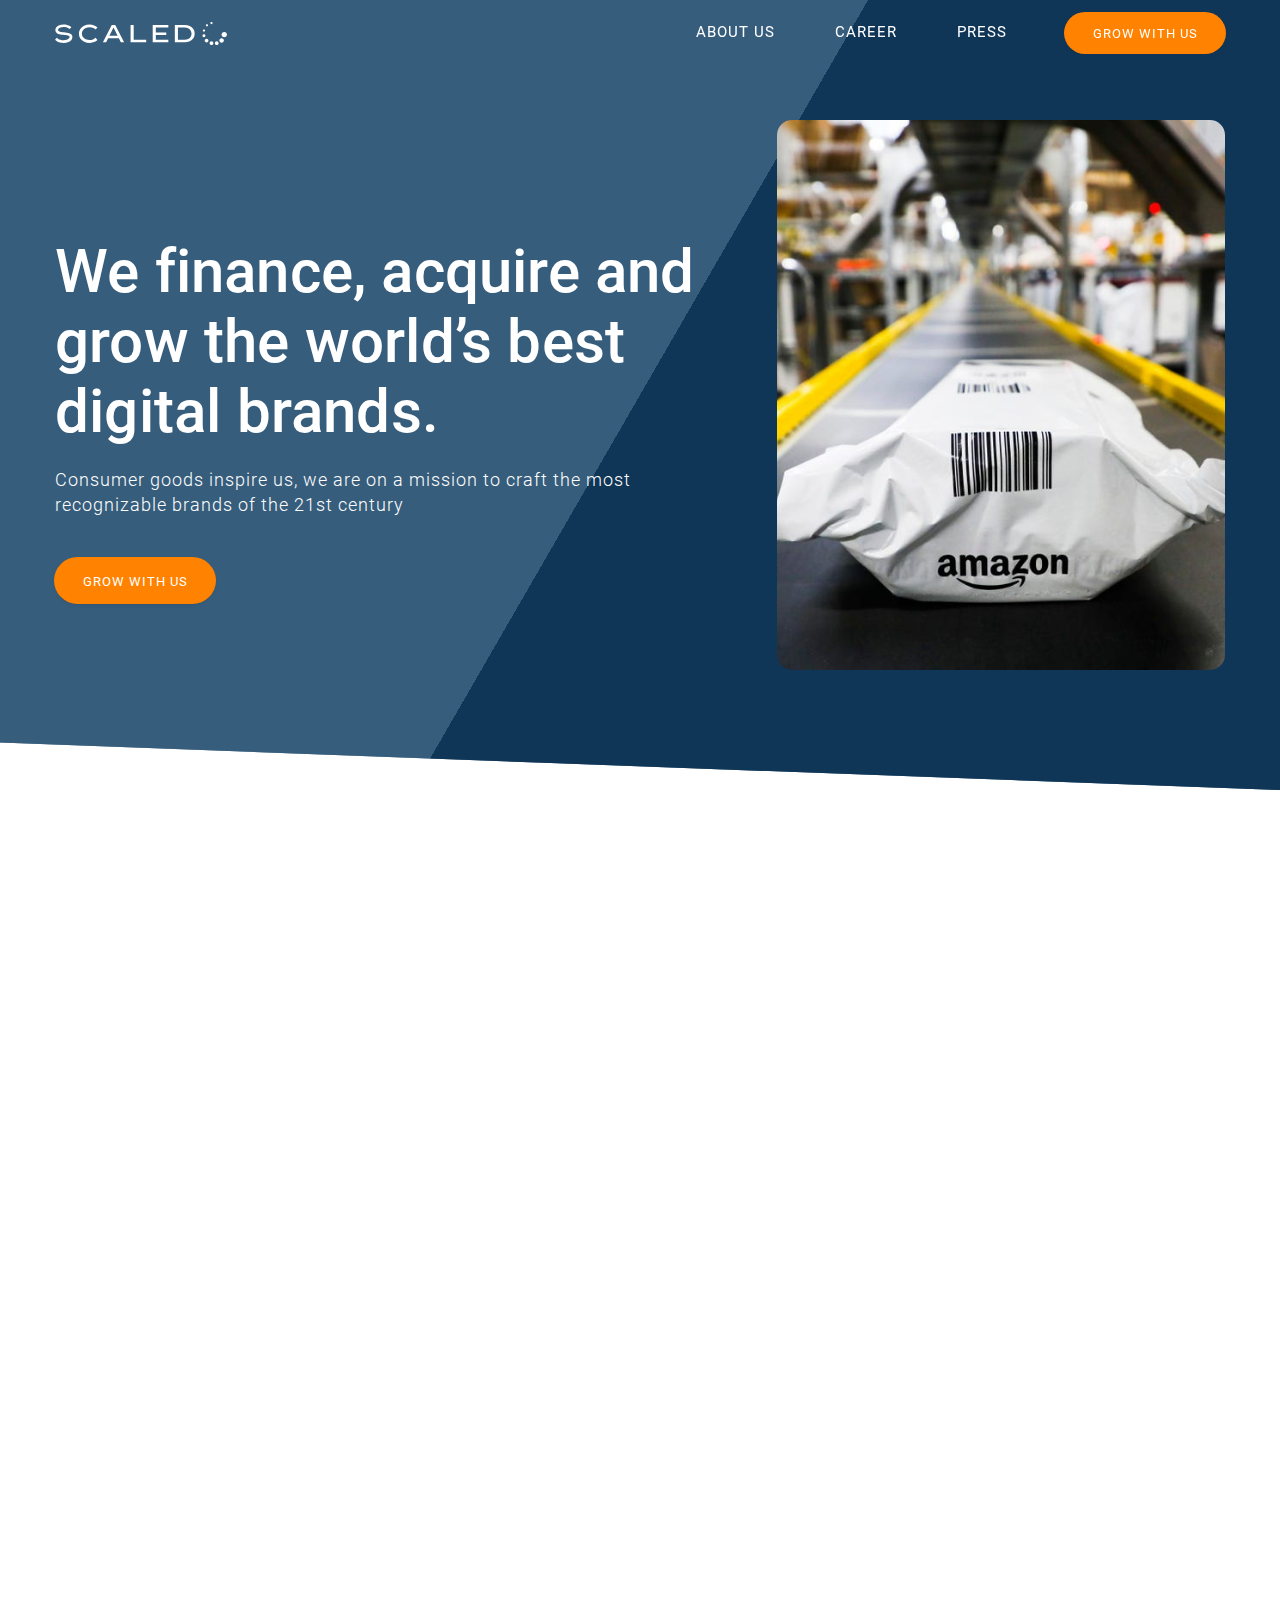
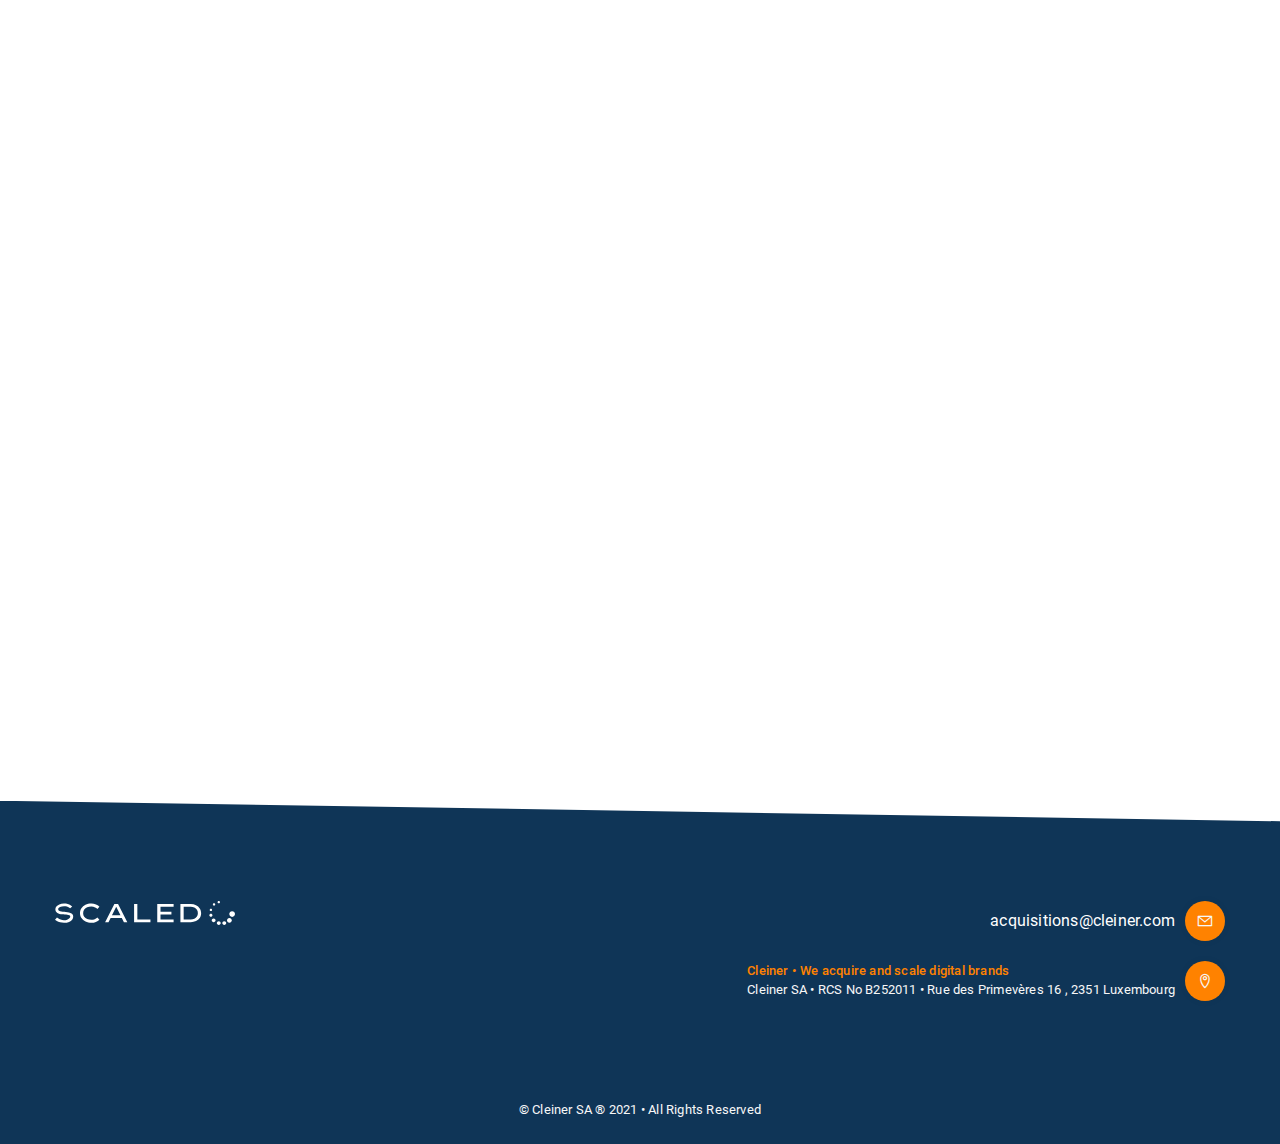
<file: index.html>
<!doctype html>
<html>
<head>
<meta http-equiv="Content-Type" content="text/html; charset=UTF-8"/>
<title>Scaled Brands | We acquire and scale digital brands</title>
<meta name="viewport" content="width=device-width, initial-scale=1, maximum-scale=1, user-scalable=no">
<meta name="title" content="Home">
<meta name="description" content="We finance, acquire and grow the world’s best digital brands.">
<meta property="og:type" content="website">
<meta property="og:url" content="https://factory14.com/">
<meta property="og:title" content="Home">
<meta property="og:description" content="We finance, acquire and grow the world’s best digital brands.">
<meta property="og:image" content="assets/upload/images/image_1624280877_3967.jpg">
<meta property="twitter:card" content="thumbnail">
<meta property="twitter:url" content="https://factory14.com/">
<meta property="twitter:title" content="Home">
<meta property="twitter:description" content="We finance, acquire and grow the world’s best digital brands.">
<meta property="twitter:image" content="assets/upload/images/image_1624280877_3967.jpg">
<!-- Css files -->
<!-- Bootstrap Css -->
<link type="text/css" rel="stylesheet" href="assets/css/bootstrap.min.css">
<!-- Main Css -->
<link type="text/css" rel="stylesheet" href="assets/css/mycss.css">
<!-- Media-Query Css -->
<link type="text/css" rel="stylesheet" href="assets/css/responsive.css">
<!-- commonCss Css -->
<link type="text/css" rel="stylesheet" href="assets/css/commoncss.css">
<link type="text/css" rel="stylesheet" href="assets/css/lightgallery.min.css">
<link type="text/css" rel="stylesheet" href="assets/css/lightslider.css">
<link type="text/css" rel="stylesheet" href="assets/css/animate.css">
<link rel="icon" type="image/png" href="assets/images/favicon.png" />
</head>
<body id="home-page">
<header class="ease simple headerFull">
    <div class="contain">
        <div class="logo ease">
            <a href="index.html"><img src="assets/upload/images/cleiner-logo-2.svg" alt="factory14 | We acquire and scale digital brands"></a>
        </div>
        <div class="toggle"><span></span></div>
        <li class="bTn hideBig">
            <a href="javascript:void(0)" class="topBasket popBtn" data-popup="quote">Get In Touch</a>
        </li>
        <nav class="ease">
            <ul id="nav">
                <li class="">
                    <a href="index.html#investors">
                        About us
                    </a>
                </li>
                <li class="">
                    <a href="careers.html">
                        career
                    </a>
                </li>
                <li class="">
                    <a href="news.html">
                        Press
                    </a>
                </li>
                <li class="bTn">
                    <a href="grow-with-us.html">Grow With Us</a>
                </li>
            </ul>
        </nav>
        <div class="clearfix"></div>
    </div>
</header>
<!-- header -->
<div class="upperlay"></div>
<!-- <div id="pageloader">
    <span class="loader"></span>
</div> --><main>
<section id="banner">
	<div class="animatedBg"></div>
	<div class="animatedBg bg1"></div>
	<div class="animatedBg bg2"></div>
    <div class="contain">
		<div class="flex">
			<div class="cntnt" data-aos="fade-up" data-aos-duration="1000">
				<h1>We finance, acquire and grow the world’s best digital brands.</h1>
				<p>Consumer goods inspire us, we are on a mission to craft the most recognizable brands of the 21st century</p>				<a href="grow-with-us.html" class="webBtn emptyBtn">Grow With Us</a>
			</div>
			<div class="sideForm">
				<div class="image" data-aos="fade-left" data-aos-duration="1000">
				   <img src="assets/upload/images/image.jpg" alt="We finance, acquire and grow the world’s best digital brands.">
				</div>
			</div>
	    </div>
		<!-- <div class="sideImage">
		<img src="images/sdt.png">
		</div> -->
	</div>
</section>
<section class="story cmnSec" id="about_us">
    <div class="contain">
        <div class="cmnHeadingSec" data-aos="fade-up" data-aos-duration="1000">
		<!-- <h5>Who we are</h5> -->
        <h2>We are a factory of smart investors, smooth operators and open people.</h2></div>
        <div class="cntnt">
            <div class="innerCntnt" data-aos="fade-up" data-aos-duration="1000">
                <p>Put simply, we bring brilliant brands to the next level. If your brand sells show-stopping products in a high-growth niche, consider us inspired. You can trust us with a smooth acquisition process, operational knowledge to outsmart the competition and a solid growth plan to take your brand to new heights</p>			</div>
            <div class="flex iconFlex">
				<div class="col">
					<div class="inner" data-aos="fade-up" data-aos-duration="1200">
						<div class="image">
							<i class="fa fa-star"></i>
						</div>
						<h3>EXPERIENCED</h3>
						<p>We scale your business, while leveraging our knowledge of the digital ecosystem.</p>
					</div>
				</div>
				<div class="col">
					<div class="inner" data-aos="fade-up" data-aos-duration="1400">
						<div class="image">
						   <i class="fa fa-balance-scale"></i>
						</div>
						<h3>FOCUSED</h3>
						<p>You and your brand are our focus from day one. We champion an open dialogue and do all the heavy lifting.</p>
					</div>
				</div>
				<div class="col">
					<div class="inner" data-aos="fade-up" data-aos-duration="1600">
						<div class="image">
						    <i class="fa fa-eye"></i>
						</div>
						<h3>LEGACY INSPIRED</h3>
						<p>Growing great brands inspires us. We care about your business and we will continue to build on your legacy.</p>
					</div>
				</div>
				<div class="col">
					<div class="inner" data-aos="fade-up" data-aos-duration="1800">
						<div class="image">
						   <i class="fa fa-pencil"></i>
						</div>
						<h3>CREATIVE</h3>
						<p>Your business is unique, so is our strategy.</p>
					</div>
				</div>
			</div>
        </div>
    </div>
</section>
<!-- <section id="abt" class="cmnSec">
	<div class="contain">
		<div class="flex">
			<div class="colL">
				<div class="inner image" data-aos="fade-right" data-aos-duration="1600">
				<img src="images/dropshipping-scaled.jpg">
				</div>
			</div>
			<div class="colR">
				<div class="inner">
					<div class="inner cmnHeadingSec" data-aos="fade-left" data-aos-duration="2000">
					     <h5>OUR Mission</h5>
                        <h2>OUR GOALS</h2>
						<ul class="cmnLsting">
							<li>User experience centric through ease of use</li>
							<li>Emphasise what we do and how we empower partners</li>
							<li>Emphasise the values of our brand, generate interest and excitement</li>
							<li>Provide reliable and secure customer journeys</li>
							<li>Easy to use and engaging info sendout</li>
							<li>Setup reliable ongoing maintenance of our website. After you build it, the backend should be comprehensive enough for us to change content</li>
							<li>Set up an international website and make sure that other listed domains we will provide, we will send people back to the main one</li>
							<li>Visible branding</li>
						</ul>
				    </div>
				</div>
			</div>
		</div>
	</div>
</section> -->
<section class="cmnSec growFormPg" style="padding-bottom: 0" id="investors">
	<div class="contain">
		<div class="text-center cmnHeadingSec" data-aos="fade-up" data-aos-duration="1000">
			<h2>We are backed by some of the most experienced consumer-tech investors in the world.</h2>
		<div id="clientLogo"  class="owl-carousel owl-theme">
							<div class="inner">
					<div  class="image">
						<img src="assets/upload/images/investors/image_1621248351_2443.png" alt= "dmg Ventures">
					</div>
				</div>
							<div class="inner">
					<div  class="image">
						<img src="assets/upload/images/investors/image_1621248381_3557.png" alt= "DN Capital">
					</div>
				</div>
							<div class="inner">
					<div  class="image">
						<img src="assets/upload/images/investors/image_1621248452_8830.png" alt= "Victory Park">
					</div>
				</div>
							<div class="inner">
					<div  class="image">
						<img src="assets/upload/images/investors/image_1621262704_3272.png" alt= "Venture Friends">
					</div>
				</div>
			       </div>
	</div>
</section>
<section class="cmnSec serviceSec" id="about">
	<div class="contain">
		<div class="cmnHeadingSec" data-aos="fade-up" data-aos-duration="1000">
		   <!-- <h5>Sell your brand</h5>
           <h2>It takes less then 2 months!</h2>
		   <p>We want to partner with the best digital consumer brands in the world. Tech, capital, insights – we are here to help your brand conquer the globe. <p>
			<p>We will inform you if your business is a match and provide you with a Letter of Intent in less than a week.</p>
			<a href="growWithUs.php" class="webBtn emptyBtn colorBtn">Grow With Us</a> -->
			<h2>Work together to create a unique experience</h2>
            <p><p>We love hearing from our valued customers. If you have any questions or concerns, please don’t hesitate to let us know! Send us a message, or give us a call, and one of our bright, knowledgeable, and friendly staff will get back to you ASAP!</p></p>
            <a href="grow-with-us.html" class="webBtn colorBtn">Grow With Us</a>
		</div>
		<!-- <div class="flex">
			<div class="col">
				<div class="inner" data-aos="fade-up" data-aos-duration="1200">
					<div class="_icon">
						<img src="images/icon1.png">
					</div>
					<h4>Stellar Products</h4>
				</div>
			</div>
			<div class="col">
				<div class="inner" data-aos="fade-up" data-aos-duration="1400">
				    <div class="_icon">
						<img src="images/icon2.png">
					</div>
					<h4>Digital Native</h4>
				</div>
			</div>
			<div class="col">
				<div class="inner" data-aos="fade-up" data-aos-duration="1600">
				    <div class="_icon">
						<img src="images/icon3.png">
					</div>
					<h4>Exciting Market</h4>
				</div>
			</div>
			<div class="col">
				<div class="inner" data-aos="fade-up" data-aos-duration="1800">
				    <div class="_icon">
						<img src="images/icon4.png">
					</div>
					<h4>Growing SMBs</h4>
				</div>
			</div>
		</div> -->
	</div>
</section>
<!-- <section class="cmnSec abt">
	<div class="contain">
		<div class="flex">
			<div class="col">
			<div class="inner">
					<div class="inner cmnHeadingSec" data-aos="fade-right" data-aos-duration="1800"> 
					     <h5>Why Choose Us</h5>
                        <h2>Why Us</h2>
						<ul>
							<li>
								<h3>Fast and efficient</h3>
								<p>Our process takes less than 2 months from the moment you contact is until we wire you the funds</p>
							</li>
							<li>
								<h3>Customer Obsessed</h3>
								<p>We are customer obsessed and in this process the customer is you! We do all the heavy lifting and make the process frictionless for you</p>
							</li>
							<li>
								<h3>Legacy</h3>
								<p>We know what it takes to build a great brand and grow. We genuinely care about your business and are committed to continue building on your legacy</p>
							</li>
						</ul>
				    </div>
				</div>
			</div>
			<div class="col">
			    <div class="inner image" data-aos="fade-left" data-aos-duration="2000">
				<img src="images/abt.png">
				</div>
			</div>
		</div>
	</div>
</section> -->
<!-- <section class="contactSec cmnSec">
    <div class="contain">
        <div class="cntnt cmnHeadingSec" data-aos="fade-up" data-aos-duration="1000">
            <h2>Work Together to Create an Unique Experience</h2>
            <p>We love hearing from our valued customers. If you have any questions or concerns, please don’t hesitate to let us know! Send us a message, or give us a call, and one of our bright, knowledgeable, and friendly staff will get back to you ASAP!</p>
            <a href="growWithUs.php" class="webBtn colorBtn">Grow With Us</a>
        </div>
    </div>
</section> -->
<!-- <section class="cmnSec testi">
	<div class="contain">
      <div class="outerCol">
               <div class="inner cmnHeadingSec text-center" data-aos="fade-up" data-aos-duration="1000">
					<h2>What Customers Says About Us</h2>
					<p>Good partners. Good words. Your opinion is very important to us. Our team is striving to get better.</p>
				</div>
				<div id="owl-testi" class="owl-carousel owl-theme">
					<div class="item">
						<div class="icon">
							<img src="images/quote.png">
						</div>
						<h4>John Doe</h4>
						<h6>__ CEO</h6>
						<p>If you are looking for a reliable printing house that will get back to you right away then Printshop is the way to  go. Whether it is a rush delivery, quick </p>
					</div>
					<div class="item">
						<div class="icon">
							<img src="images/quote.png">
						</div>
						<h4>John Doe</h4>
						<h6>__ CEO</h6>
						<p>If you are looking for a reliable printing house that will get back to you right away then Printshop is the way to  go. Whether it is a rush delivery, quick </p>
					</div>
					<div class="item">
						<div class="icon">
							<img src="images/quote.png">
						</div>
						<h4>John Doe</h4>
						<h6>__ CEO</h6>
						<p>If you are looking for a reliable printing house that will get back to you right away then Printshop is the way to  go. Whether it is a rush delivery, quick </p>
					</div>
				</div>
			</div>
	</div>
</section> -->
</main>

<footer>
    <div class="contain">
        <div class="flexRow flex">
            <div class="col">
                <a href="index.html" class="footerLogo">
                    <img src="assets/upload/images/cleiner-logo-2.svg">
                </a>

            </div>
            <div class="col">
                <ul class="lst infoLst">
                <li><i class="fi-envelope"></i><a href="mailto:acquisitions@cleiner.com">acquisitions@cleiner.com</a></li>
                    <li><i class="fi-map-marker"></i><span><strong style="color: #ff8200">Cleiner • We acquire and scale digital brands</strong>Cleiner SA • RCS No B252011 • 
Rue des Primevères 16 , 2351 Luxembourg</span></li>
                    <!-- <li><i class="fi-phone"></i><a href="tel:+972 54-6203364">+972 54-6203364</a></li> -->
                </ul>
                <!-- <ul class="social flex">
                    <li><a href="?" target="_blank" class="facebook"><i class="fa fa-facebook"></i></a></li>
                    <li><a href="?" target="_blank" class="twitter"><i class="fa fa-twitter"></i></a></li>
                    <li><a href="?" target="_blank" class="linkedin"><i class="fa fa-linkedin"></i></a></li>
                    <li><a href="?" target="_blank" class="instagram"><i class="fa fa-instagram"></i></a></li>
                </ul> -->
            </div>
        </div>
    </div>
    <div class="copyright relative">
        <div class="contain">
            <div class="inner">
                <p>© Cleiner SA ® 2021 • All Rights Reserved</p>                <!-- <ul class="list relative semi">
                    <li><a href="privacy-policy.php">Privacy Policy</a></li>
                    <li><a href="terms-and-conditions.php">Terms & Conditions</a></li>
                </ul> -->
            </div>
        </div>
    </div>
</footer>

<div class="popup" data-popup="quote">
	<div class="tableDv">
		<div class="tableCell">
			<div class="contain">
				<div class="_inner">
					<div class="crosBtn"></div>
					<h2>Grow With Us</h2>
						<form action=""  class="">
							<div class="alertMsg"></div>
							<div class="row formRow">
								<div class="col-lg-6 col-md-6 col-sm-6 col-xs-6 col-xx-6 txtGrp">
									<input type="text" name="name" id="name" class="txtBox" placeholder="Name" required="" />
								</div>
                                <div class="col-lg-6 col-md-6 col-sm-6 col-xs-6 col-xx-6 txtGrp">
									<input type="text" name="email" id="email" class="txtBox" placeholder="Email Address" required="" />
								</div>
								<div class="col-lg-6 col-md-6 col-sm-6 col-xs-6 col-xx-6 txtGrp">
									<input type="text" name="revenue" id="revenue" class="txtBox" placeholder="Last 12 months of revenue" />
								</div>
								<div class="col-lg-6 col-md-6 col-sm-6 col-xs-6 col-xx-6 txtGrp">
									<input type="text" name="brand" id="brand" class="txtBox" placeholder="Brand Name" required="" />
								</div>
                                <div class="col-lg-12 col-md-12 col-sm-12 col-xs-12 col-xx-12 txtGrp">
									<textarea name="" placeholder="Let us know what you are looking for" class="txtBox"></textarea>
								</div>
								<div class="col-lg-12 col-md-12 col-sm-12 col-xs-12 col-xx-12 text-center">
									<button type="submit" class="webBtn"><i class="fa fa-spinner fa-spin hidden"></i> Submit</button>
								</div>
							</div>
						</form>
				</div>
			</div>
		</div>
	</div>
</div>
<script type="text/javascript" src="assets/js/commonjs.js"></script>
<script type="text/javascript" src="assets/js/lightgallery-all.min.js"></script>
<script type="text/javascript" src="assets/js/jquery.mousewheel.min.js"></script>
<script type="text/javascript" src="assets/js/lightslider.js"></script>
<script src="assets/js/animation.js"></script>
<script type="text/javascript">
$(window).on("load", function() {
     AOS.init({
                    easing: 'ease-in-out-sine',
                    disable: window.innerWidth <= 767
                });
            });
</script>
<script type="text/javascript" src="assets/js/isotope.pkgd.min.js"></script>
<script type="text/javascript">
    var $grid;
    $(window).on('load', function() {
        var masonary = setInterval(function() {
            $grid = $('.iso_container').isotope({
                percentPosition: true,
                itemSelector: '.isotops_item'
            });
             clearInterval(masonary);
        }, 500);
    });
</script>
<script type="text/javascript" src="assets/js/main.js"></script>
<script type="text/javascript">
    $(document).ready(function() {
        $('.imgGallery').lightGallery({
            thumbnail: true
        });
        $('#lightSlider1').lightSlider({
                gallery: true,
                item: 1,
                auto: true,
                loop: true,
                speed: 2500,
                pause: 8000,
                slideMargin: 0,
                enableDrag: false,
                thumbMargin: 4,
                thumbItem: 4
            });
            'use strict';
                $(window).on('load',function() {
                    $(".miniSlider").delay(300).css("opacity", "1");
                });
        });
</script>
<script type="text/javascript" src="assets/js/custom.js"></script>
<script type="text/javascript" src="assets/js/jquery.validate.min.js"></script>
<script type="text/javascript" src="https://factory14.com/assets/js/validation.js?v=1.6"></script>
</html>
</file>
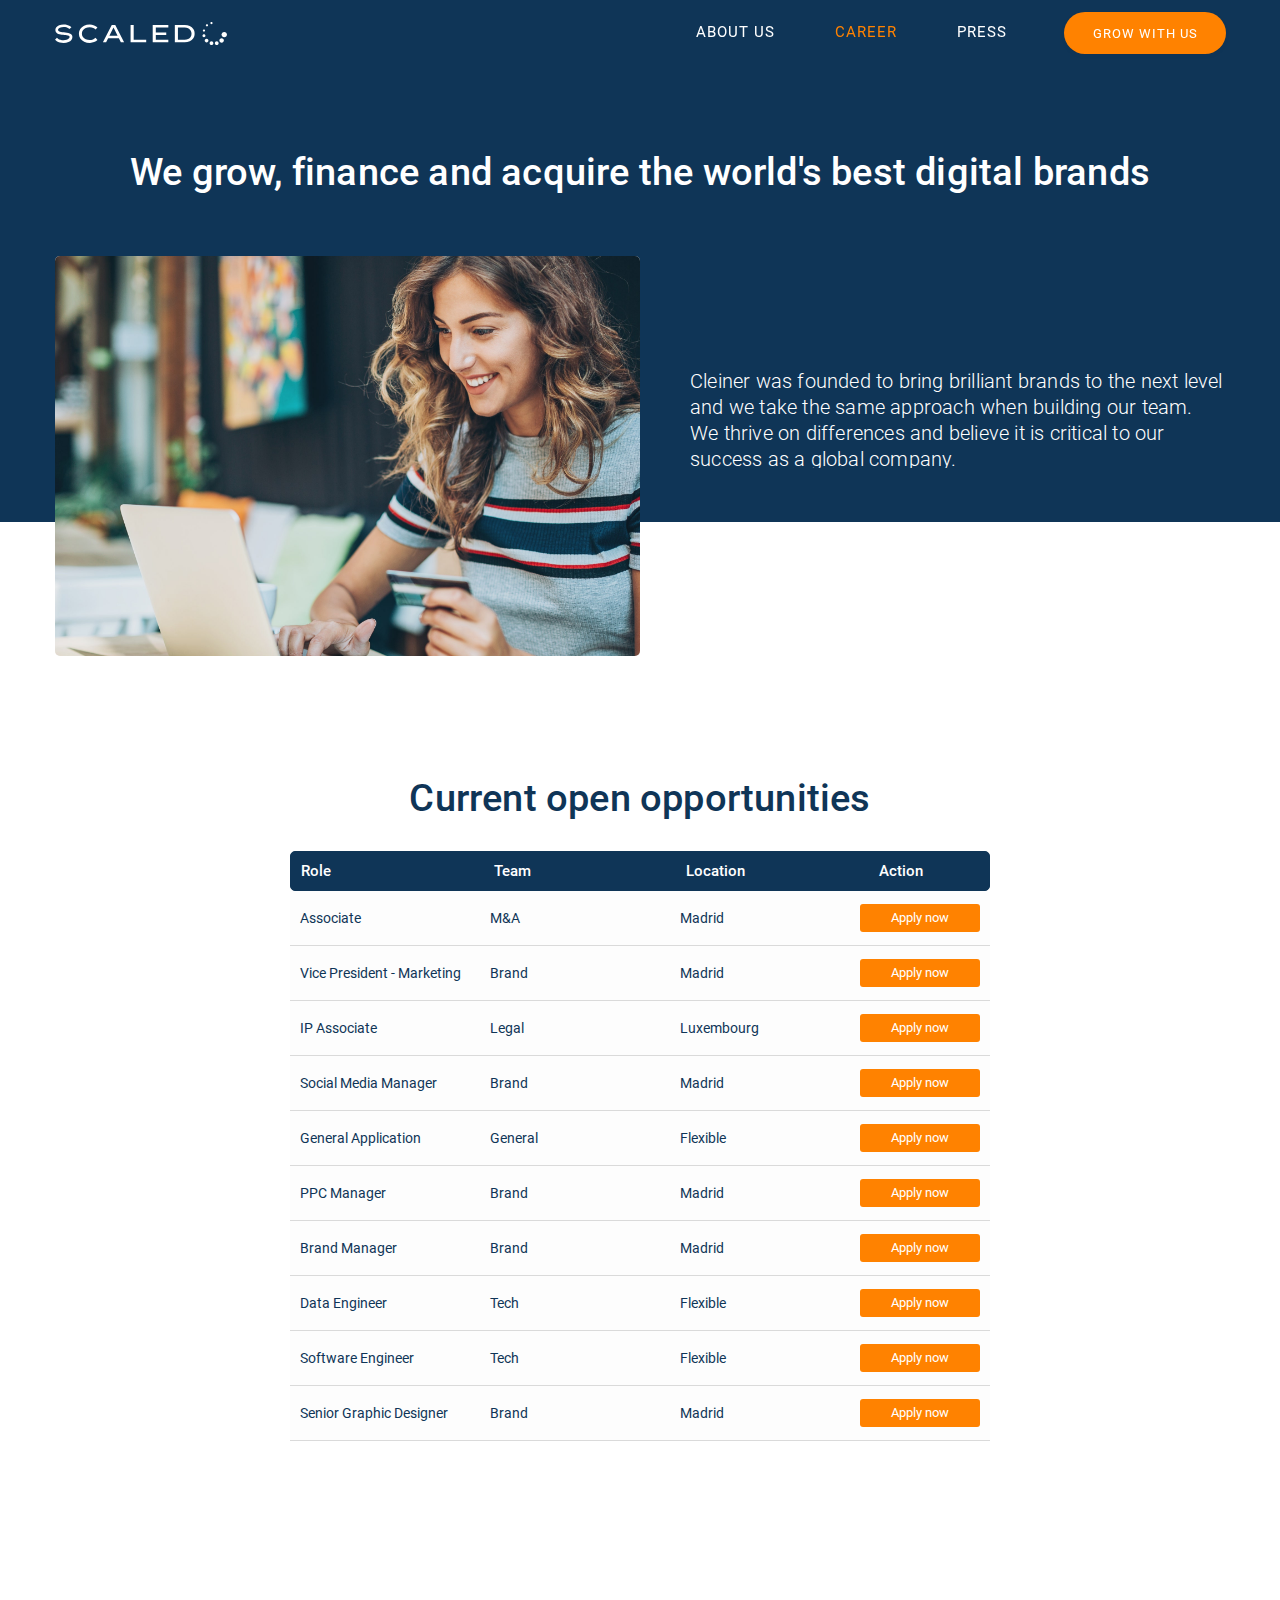
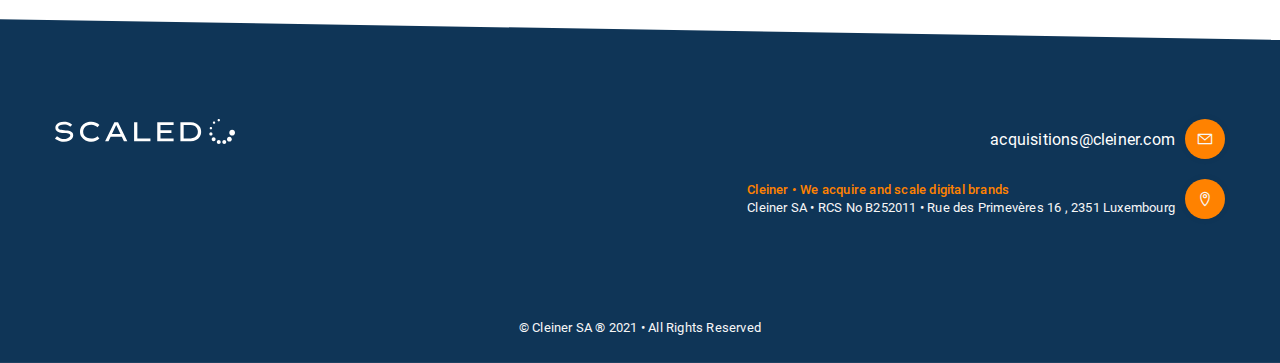
<file: careers.html>
<!doctype html>
<html>
<head>
<title>Careers - factory14 | We acquire and scale digital brands</title>
<meta charset="utf-8">
<meta name="viewport" content="width=device-width, initial-scale=1, maximum-scale=1, user-scalable=no">
<meta name="title" content="Careers">
<meta name="description" content="Careers">
<meta property="og:type" content="website">
<meta property="og:url" content="https://factory14.com/careers">
<meta property="og:title" content="Careers">
<meta property="og:description" content="Careers">
<meta property="og:image" content="assets/upload/images/image_1621240555_4000.jpg">
<meta property="twitter:card" content="thumbnail">
<meta property="twitter:url" content="https://factory14.com/careers">
<meta property="twitter:title" content="Careers">
<meta property="twitter:description" content="Careers">
<meta property="twitter:image" content="assets/upload/images/image_1621240555_4000.jpg">
<!-- Css files -->
<!-- Bootstrap Css -->
<link type="text/css" rel="stylesheet" href="assets/css/bootstrap.min.css">
<!-- Main Css -->
<link type="text/css" rel="stylesheet" href="assets/css/mycss.css">
<!-- Media-Query Css -->
<link type="text/css" rel="stylesheet" href="assets/css/responsive.css">
<!-- commonCss Css -->
<link type="text/css" rel="stylesheet" href="assets/css/commoncss.css">
<link type="text/css" rel="stylesheet" href="assets/css/lightgallery.min.css">
<link type="text/css" rel="stylesheet" href="assets/css/lightslider.css">
<link type="text/css" rel="stylesheet" href="assets/css/animate.css">
<!-- Favicon -->
<!-- <link type="image/png" rel="icon" href="https://factory14.com/assets/images/favicon.png"> --></head>
<body id="home-page">
<header class="ease simple headerFull">
    <div class="contain">
        <div class="logo ease">
            <a href="index.html"><img src="assets/upload/images/cleiner-logo-2.svg" alt="factory14 | We acquire and scale digital brands"></a>
        </div>
        <div class="toggle"><span></span></div>
        <li class="bTn hideBig">
            <a href="javascript:void(0)" class="topBasket popBtn" data-popup="quote">Get In Touch</a>
        </li>
        <nav class="ease">
            <ul id="nav">
                <li class="">
                    <a href="index.html#about">
                        About us
                    </a>
                </li>
                <li class="active">
                    <a href="careers.html">
                        career
                    </a>
                </li>
                <li class="">
                    <a href="news.html">
                        Press
                    </a>
                </li>
                <li class="bTn">
                    <a href="grow-with-us.html">Grow With Us</a>
                </li>
            </ul>
        </nav>
        <div class="clearfix"></div>
    </div>
</header>
<!-- header -->
<div class="upperlay"></div>
<!-- <div id="pageloader">
    <span class="loader"></span>
</div> --><main>
<!-- <section class="cmnBanner careerBanner cmnSec">
   <div class="contain">
       <div class='innerCntnt cmnHeadingSec' data-aos="fade-up" data-aos-duration="1000">
            <h2>Careers at City</h2>
            <p>Over the years, we have worked with Fortune 500s and brand-new startups. We help ambitious businesses like yours generate more profits by building awareness, driving web traffic, connecting with customers, and growing overall sales. Give us a call.</p>
       </div>
   </div>
</section> -->
<!-- <section class="cmnSec aftrAbt">
    <div class="contain">
        <div class="flex">
            <div class="cntnt cmnHeadingSec" data-aos="fade-up" data-aos-duration="1000">
                <h5>120+ types & BRANDS</h5>
                <h2>Join our community</h2>
            </div>
            <div class="peraCntnt cmnHeadingSec" data-aos="fade-up" data-aos-duration="1000">
                <p>We know the difference is in the details and that’s why our car rental services, in the tourism and business industry, stand out for their quality and good taste.</p>
            </div>
        </div>
        <div class="flex careersFlex" data-aos="fade-up" data-aos-duration="1000">
            <div class="col">
                <div class="inner">
                    <h3>Developing together</h3>
                    <p>We also take custom orders and will help you acquire a specific yacht.</p>
                </div>
            </div>
            <div class="col">
                <div class="inner">
                    <h3>Improving together</h3>
                    <p>We also take custom orders and will help you acquire a specific yacht.</p>
                </div>
            </div>
            <div class="col">
                <div class="inner">
                    <h3>Working together</h3>
                    <p>We also take custom orders and will help you acquire a specific yacht.</p>
                </div>
            </div>
        </div>
    </div>
</section> -->
<section class="cmnSec request serviceDetailPg">
	<div class="contain">
		<div class="text-center cmnHeadingSec" data-aos="fade-up" data-aos-duration="1000">
			<h2>We grow, finance and acquire the world's best digital brands</h2>
		</div>
		<div class="flex">
			<div class="moreInfoBox">
				<div class="image" data-aos="fade-up" data-aos-duration="1000">
					<img src="assets/upload/images/image3.jpeg" alt="We grow, finance and acquire the world's best digital brands">
				</div>
			</div>
			<div class="_innerMoreInfo" data-aos="fade-up" data-aos-duration="1000">
                <h3>Cleiner was founded to bring brilliant brands to the next level and we take the same approach when building our team. We thrive on differences and believe it is critical to our success as a global company.</h3>				<!-- <p>We partner with brands which are ready to move to the next level. We leverage our experience in acquiring and operating digital businesses to scale brands with amazing products in high-growth niches.</p> -->
				<!-- <a href="growWithUs.php" class="webBtn">Grow With Us</a> -->
			</div>
	    </div>
	</div>
</section>
<section class="cmnSec aftrAbt paddingTopZero">
    <div class="contain">
        <div class="jobListing" data-aos="fade-up" data-aos-duration="1000">
            <div class="cmnHeadingSec"><h2>Current open opportunities</h2></div>
            <div class="outerJobLst scrollbar">
            <ul>
                <li>
                    <div class="flex headFlex">
                        <h4>Role</h4>
                        <h4>Team</h4>
                        <h4>Location</h4>
                        <h4>Action</h4>
                   </div>
                </li>
                                    <li>
                        <div class="flex bdy">
                            <p>Associate </p>
                            <p>M&A</p>
                            <p>Madrid </p>
                            <a href="https://factory14.jobs.personio.de/job/365821?_pc=283099" class="viewBtn">Apply now</a>
                        </div>
                    </li>
                                    <li>
                        <div class="flex bdy">
                            <p>Vice President - Marketing </p>
                            <p>Brand </p>
                            <p>Madrid </p>
                            <a href="https://factory14.jobs.personio.de/job/337243?_pc=283099" class="viewBtn">Apply now</a>
                        </div>
                    </li>
                                    <li>
                        <div class="flex bdy">
                            <p>IP Associate</p>
                            <p>Legal</p>
                            <p>Luxembourg</p>
                            <a href="https://factory14.jobs.personio.de/job/365826?_pc=283099" class="viewBtn">Apply now</a>
                        </div>
                    </li>
                                    <li>
                        <div class="flex bdy">
                            <p>Social Media Manager</p>
                            <p>Brand</p>
                            <p>Madrid</p>
                            <a href="https://factory14.jobs.personio.de/job/372620?_pc=283099" class="viewBtn">Apply now</a>
                        </div>
                    </li>
                                    <li>
                        <div class="flex bdy">
                            <p>General Application</p>
                            <p>General</p>
                            <p>Flexible</p>
                            <a href="https://factory14.jobs.personio.de/job/304663?_pc=283099" class="viewBtn">Apply now</a>
                        </div>
                    </li>
                                    <li>
                        <div class="flex bdy">
                            <p>PPC Manager</p>
                            <p>Brand</p>
                            <p>Madrid</p>
                            <a href="https://factory14.jobs.personio.de/job/365838?_pc=283099" class="viewBtn">Apply now</a>
                        </div>
                    </li>
                                    <li>
                        <div class="flex bdy">
                            <p>Brand Manager</p>
                            <p>Brand</p>
                            <p>Madrid</p>
                            <a href="https://factory14.jobs.personio.de/job/372752?_pc=283099" class="viewBtn">Apply now</a>
                        </div>
                    </li>
                                    <li>
                        <div class="flex bdy">
                            <p>Data Engineer</p>
                            <p>Tech</p>
                            <p>Flexible</p>
                            <a href="https://factory14.jobs.personio.de/job/373200?_pc=283099" class="viewBtn">Apply now</a>
                        </div>
                    </li>
                                    <li>
                        <div class="flex bdy">
                            <p>Software Engineer</p>
                            <p>Tech</p>
                            <p>Flexible</p>
                            <a href="https://factory14.jobs.personio.de/job/372667?_pc=283099" class="viewBtn">Apply now</a>
                        </div>
                    </li>
                                    <li>
                        <div class="flex bdy">
                            <p>Senior Graphic Designer</p>
                            <p>Brand</p>
                            <p>Madrid</p>
                            <a href="https://factory14.jobs.personio.de/job/383098?_pc=283099" class="viewBtn">Apply now</a>
                        </div>
                    </li>
                            </ul>
            </div>
            <div class="cmnHeadingSec" data-aos="fade-up" data-aos-duration="1000">
                <p>You didn't find what you were searching for? Don't worry! Just apply to the General Application opportunity and we'll drop you a line once we have something interesting for you.</p>            </div>
        </div>
    </div>
</section>
</main>

<footer>
    <div class="contain">
        <div class="flexRow flex">
            <div class="col">
                <a href="index.html" class="footerLogo">
                    <img src="assets/upload/images/cleiner-logo-2.svg">
                </a>

            </div>
            <div class="col">
                <ul class="lst infoLst">
                <li><i class="fi-envelope"></i><a href="mailto:acquisitions@cleiner.com">acquisitions@cleiner.com</a></li>
                    <li><i class="fi-map-marker"></i><span><strong style="color: #ff8200">Cleiner • We acquire and scale digital brands</strong>Cleiner SA • RCS No B252011 • 
Rue des Primevères 16 , 2351 Luxembourg</span></li>
                    <!-- <li><i class="fi-phone"></i><a href="tel:+972 54-6203364">+972 54-6203364</a></li> -->
                </ul>
                <!-- <ul class="social flex">
                    <li><a href="?" target="_blank" class="facebook"><i class="fa fa-facebook"></i></a></li>
                    <li><a href="?" target="_blank" class="twitter"><i class="fa fa-twitter"></i></a></li>
                    <li><a href="?" target="_blank" class="linkedin"><i class="fa fa-linkedin"></i></a></li>
                    <li><a href="?" target="_blank" class="instagram"><i class="fa fa-instagram"></i></a></li>
                </ul> -->
            </div>
        </div>
    </div>
    <div class="copyright relative">
        <div class="contain">
            <div class="inner">
                <p>© Cleiner SA ® 2021 • All Rights Reserved</p>                <!-- <ul class="list relative semi">
                    <li><a href="privacy-policy.php">Privacy Policy</a></li>
                    <li><a href="terms-and-conditions.php">Terms & Conditions</a></li>
                </ul> -->
            </div>
        </div>
    </div>
</footer>

<div class="popup" data-popup="quote">
	<div class="tableDv">
		<div class="tableCell">
			<div class="contain">
				<div class="_inner">
					<div class="crosBtn"></div>
					<h2>Grow With Us</h2>
						<form action=""  class="">
							<div class="alertMsg"></div>
							<div class="row formRow">
								<div class="col-lg-6 col-md-6 col-sm-6 col-xs-6 col-xx-6 txtGrp">
									<input type="text" name="name" id="name" class="txtBox" placeholder="Name" required="" />
								</div>
                                <div class="col-lg-6 col-md-6 col-sm-6 col-xs-6 col-xx-6 txtGrp">
									<input type="text" name="email" id="email" class="txtBox" placeholder="Email Address" required="" />
								</div>
								<div class="col-lg-6 col-md-6 col-sm-6 col-xs-6 col-xx-6 txtGrp">
									<input type="text" name="revenue" id="revenue" class="txtBox" placeholder="Last 12 months of revenue" />
								</div>
								<div class="col-lg-6 col-md-6 col-sm-6 col-xs-6 col-xx-6 txtGrp">
									<input type="text" name="brand" id="brand" class="txtBox" placeholder="Brand Name" required="" />
								</div>
                                <div class="col-lg-12 col-md-12 col-sm-12 col-xs-12 col-xx-12 txtGrp">
									<textarea name="" placeholder="Let us know what you are looking for" class="txtBox"></textarea>
								</div>
								<div class="col-lg-12 col-md-12 col-sm-12 col-xs-12 col-xx-12 text-center">
									<button type="submit" class="webBtn"><i class="fa fa-spinner fa-spin hidden"></i> Submit</button>
								</div>
							</div>
						</form>
				</div>
			</div>
		</div>
	</div>
</div>
<script type="text/javascript" src="assets/js/commonjs.js"></script>
<script type="text/javascript" src="assets/js/lightgallery-all.min.js"></script>
<script type="text/javascript" src="assets/js/jquery.mousewheel.min.js"></script>
<script type="text/javascript" src="assets/js/lightslider.js"></script>
<script src="assets/js/animation.js"></script>
<script type="text/javascript">
$(window).on("load", function() {
     AOS.init({
                    easing: 'ease-in-out-sine',
                    disable: window.innerWidth <= 767
                });
            });
</script>
<script type="text/javascript" src="assets/js/isotope.pkgd.min.js"></script>
<script type="text/javascript">
    var $grid;
    $(window).on('load', function() {
        var masonary = setInterval(function() {
            $grid = $('.iso_container').isotope({
                percentPosition: true,
                itemSelector: '.isotops_item'
            });
             clearInterval(masonary);
        }, 500);
    });
</script>
<script type="text/javascript" src="assets/js/main.js"></script>
<script type="text/javascript">
    $(document).ready(function() {
        $('.imgGallery').lightGallery({
            thumbnail: true
        });
        $('#lightSlider1').lightSlider({
                gallery: true,
                item: 1,
                auto: true,
                loop: true,
                speed: 2500,
                pause: 8000,
                slideMargin: 0,
                enableDrag: false,
                thumbMargin: 4,
                thumbItem: 4
            });
            'use strict';
                $(window).on('load',function() {
                    $(".miniSlider").delay(300).css("opacity", "1");
                });
        });
</script>
<script type="text/javascript" src="assets/js/custom.js"></script>
<script type="text/javascript" src="assets/js/jquery.validate.min.js"></script>
<script type="text/javascript" src="assets/js/validation.js"></script>
</body>
</html>
</file>
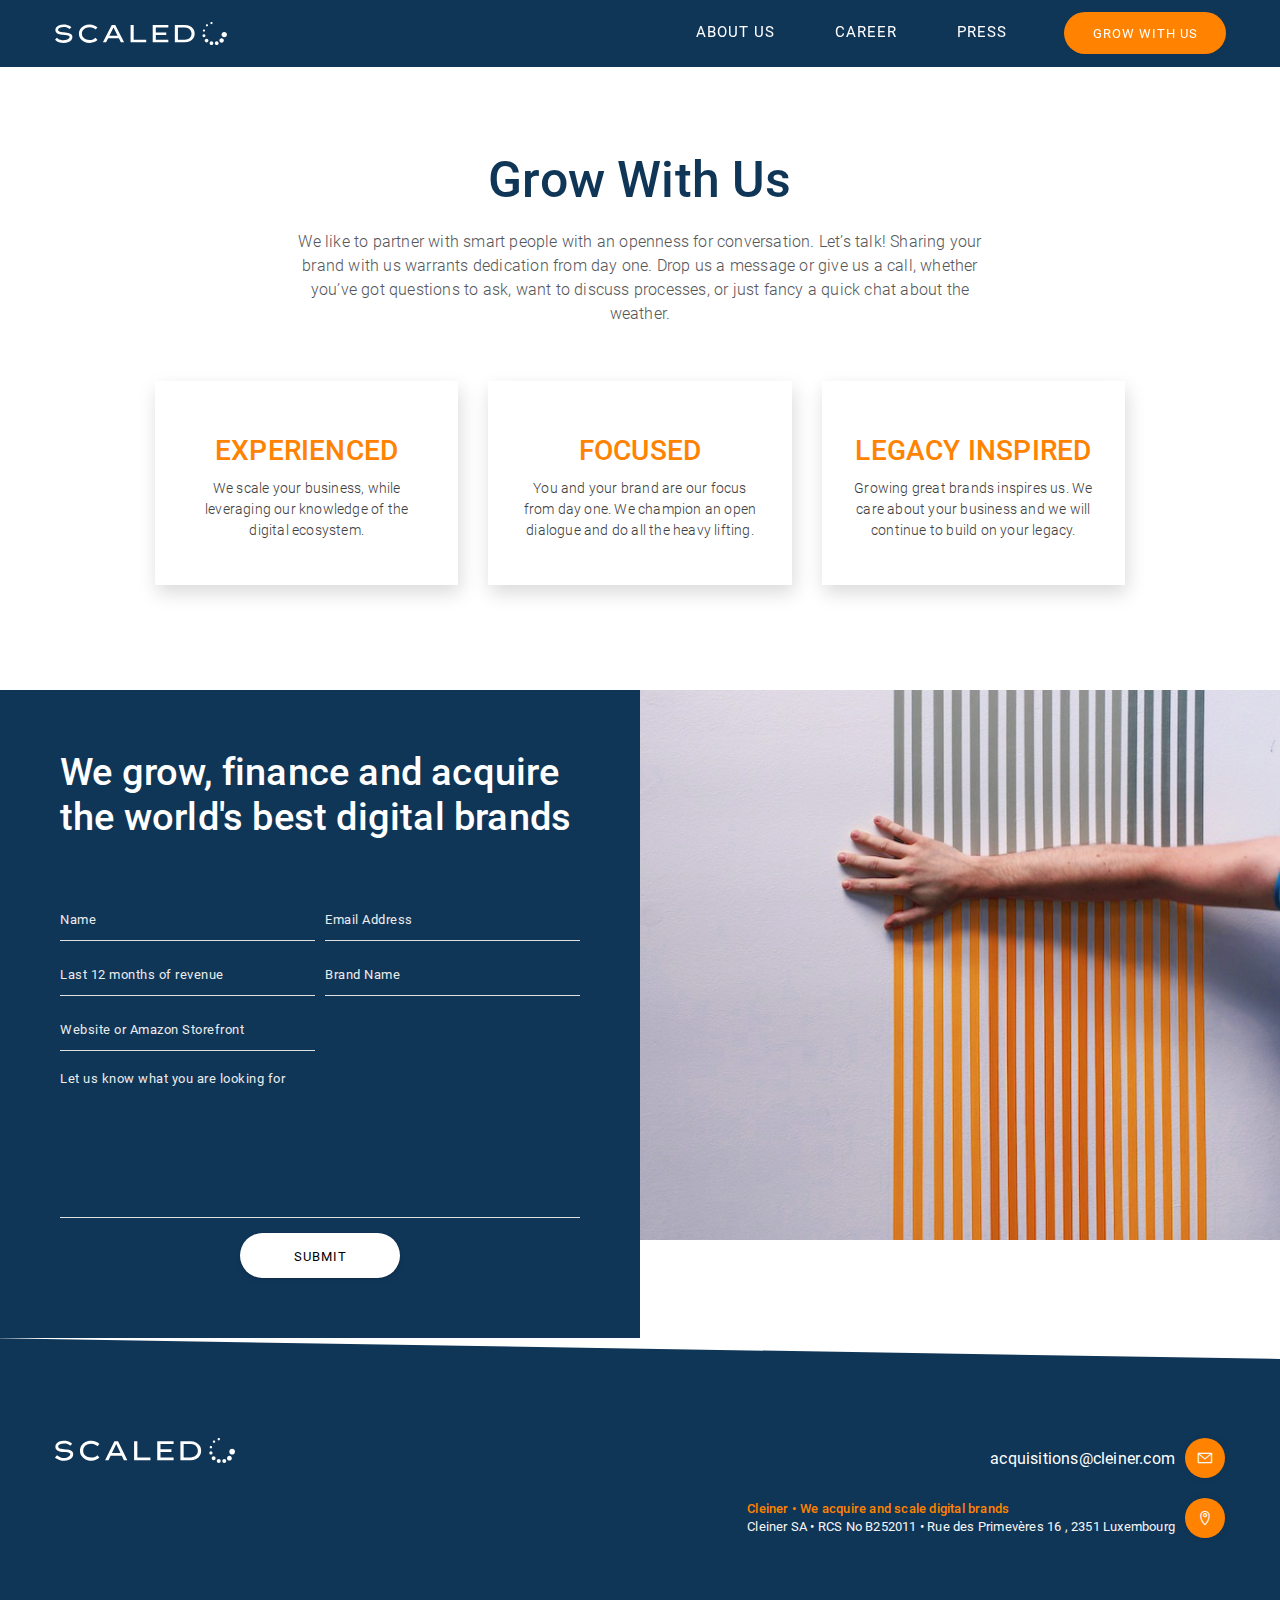
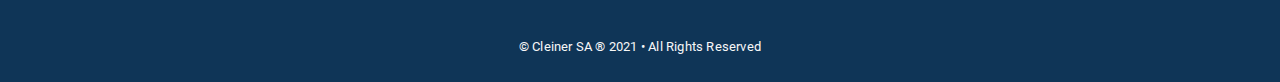
<file: grow-with-us.html>
<!doctype html>
<html>
<head>
<title>Grow With Us - factory14 | We acquire and scale digital brands</title>
<meta charset="utf-8">
<meta name="viewport" content="width=device-width, initial-scale=1, maximum-scale=1, user-scalable=no">
<meta name="title" content="Grow With Us">
<meta name="description" content="Grow With Us">
<meta property="og:type" content="website">
<meta property="og:url" content="https://factory14.com/grow-with-us">
<meta property="og:title" content="Grow With Us">
<meta property="og:description" content="Grow With Us">
<meta property="og:image" >
<meta property="twitter:card" content="thumbnail">
<meta property="twitter:url" content="https://factory14.com/grow-with-us">
<meta property="twitter:title" content="Grow With Us">
<meta property="twitter:description" content="Grow With Us">
<meta property="twitter:image" >
<!-- Css files -->
<!-- Bootstrap Css -->
<link type="text/css" rel="stylesheet" href="assets/css/bootstrap.min.css">
<!-- Main Css -->
<link type="text/css" rel="stylesheet" href="assets/css/mycss.css">
<!-- Media-Query Css -->
<link type="text/css" rel="stylesheet" href="assets/css/responsive.css">
<!-- commonCss Css -->
<link type="text/css" rel="stylesheet" href="assets/css/commoncss.css">
<link type="text/css" rel="stylesheet" href="assets/css/lightgallery.min.css">
<link type="text/css" rel="stylesheet" href="assets/css/lightslider.css">
<link type="text/css" rel="stylesheet" href="assets/css/animate.css">
<!-- Favicon -->
<!-- <link type="image/png" rel="icon" href="https://factory14.com/assets/images/favicon.png"> --></head>
<body id="home-page" class="grow_with_us">
<header class="ease simple headerFull">
    <div class="contain">
        <div class="logo ease">
            <a href="index.html"><img src="assets/upload/images/cleiner-logo-2.svg" alt="factory14 | We acquire and scale digital brands"></a>
        </div>
        <div class="toggle"><span></span></div>
        <li class="bTn hideBig">
            <a href="javascript:void(0)" class="topBasket popBtn" data-popup="quote">Get In Touch</a>
        </li>
        <nav class="ease">
            <ul id="nav">
                <li class="">
                    <a href="index.html#about">
                        About us
                    </a>
                </li>
                <li class="">
                    <a href="careers.html">
                        career
                    </a>
                </li>
                <li class="">
                    <a href="news.html">
                        Press
                    </a>
                </li>
                <li class="bTn">
                    <a href="grow-with-us.html">Grow With Us</a>
                </li>
            </ul>
        </nav>
        <div class="clearfix"></div>
    </div>
</header>
<!-- header -->
<div class="upperlay"></div>
<!-- <div id="pageloader">
    <span class="loader"></span>
</div> --><main>
<section class="serviceDetailPg cmnSec growPg">
	<div class="contain">
		<div class="cntnt cmnHeadingSec" data-aos="fade-up" data-aos-duration="1000">
			<h1>Grow With Us</h1>
           <p>We like to partner with smart people with an openness for conversation. Let’s talk! Sharing your brand with us warrants dedication from day one. Drop us a message or give us a call, whether you’ve got questions to ask, want to discuss processes, or just fancy a quick chat about the weather.</p>		</div>
        <div class="flex growFlex">
            <div class="col">
                <div class="inner" data-aos="fade-left" data-aos-duration="1000">
                    <h3>EXPERIENCED</h3>
                    <!-- <div class="image">
                        <img src="images/ico1.gif">
                    </div> -->
                    <p>We scale your business, while leveraging our knowledge of the digital ecosystem.</p>
                </div>
            </div>
            <div class="col">
                <div class="inner" data-aos="fade-left" data-aos-duration="1200">
                    <h3>FOCUSED</h3>
                    <!-- <div class="image">
                        <img src="images/ico2.gif">
                    </div> -->
                    <p>You and your brand are our focus from day one. We champion an open dialogue and do all the heavy lifting. </p>
                </div>
            </div>
            <div class="col">
                <div class="inner" data-aos="fade-left" data-aos-duration="1400">
                    <h3>LEGACY INSPIRED</h3>
                    <!-- <div class="image">
                        <img src="images/ico3.gif">
                    </div> -->
                    <p>Growing great brands inspires us. We care about your business and we will continue to build on your legacy.</p>
                </div>
            </div>
        </div>
	</div>
</section>
<section class="growForm">
	<div class="flex">
		<div class="colL">
		<div class="cmnHeadingSec" data-aos="fade-up" data-aos-duration="1000">
			<h2>We grow, finance and acquire the world's best digital brands</h2>
		 </div>
		   <form action="ajax/contact.html"  class="frmAjax">
				<div class="alertMsg"></div>
				<div class="row formRow">
					<div class="col-lg-6 col-md-6 col-sm-6 col-xs-6 col-xx-6 txtGrp">
						<input type="text" name="name" id="name" class="txtBox" placeholder="Name" required="" />
					</div>
                    <div class="col-lg-6 col-md-6 col-sm-6 col-xs-6 col-xx-6 txtGrp">
						<input type="text" name="email" id="email" class="txtBox" placeholder="Email Address" required="" />
					</div>
					<div class="col-lg-6 col-md-6 col-sm-6 col-xs-6 col-xx-6 txtGrp">
						<input type="text" name="revenue" id="revenue" class="txtBox" placeholder="Last 12 months of revenue" />
					</div>
					<div class="col-lg-6 col-md-6 col-sm-6 col-xs-6 col-xx-6 txtGrp">
						<input type="text" name="brand_name" id="brand_name" class="txtBox" placeholder="Brand Name" required="" />
					</div>
					<div class="col-lg-6 col-md-6 col-sm-6 col-xs-6 col-xx-6 txtGrp">
						<input type="url" name="website_url" id="website_url" class="txtBox" placeholder="Website or Amazon Storefront" />
					</div>
                    <div class="col-lg-12 col-md-12 col-sm-12 col-xs-12 col-xx-12 txtGrp">
						<textarea name="msg" id="msg" placeholder="Let us know what you are looking for" class="txtBox"></textarea>
					</div>
					<div class="col-lg-12 col-md-12 col-sm-12 col-xs-12 col-xx-12 text-center">
						<button type="submit" class="webBtn"><i class="spinner hidden"></i> Submit</button>
					</div>
				</div>
			</form>
		</div>
		<div class="colR">
			<div class="image">
				<img src="assets/upload/images/image_1624281165_3119.jpg">
			</div>
		</div>
	</div>
</section>
<!-- <section class="cmnSec growFormPg">
	<div class="contain">
		<div class="text-center cmnHeadingSec" data-aos="fade-up" data-aos-duration="1000">
			<h2>We are backed by some of the most experienced consumer-tech investors in the world.</h2>
		</div>
		<div id="clientLogo"  class="owl-carousel owl-theme">
							<div class="inner">
					<div  class="image">
						<img src="https://factory14.com/assets/upload/images/investors/image_1621248351_2443.png" alt= "dmg Ventures">
					</div>
				</div>
							<div class="inner">
					<div  class="image">
						<img src="https://factory14.com/assets/upload/images/investors/image_1621248381_3557.png" alt= "DN Capital">
					</div>
				</div>
							<div class="inner">
					<div  class="image">
						<img src="https://factory14.com/assets/upload/images/investors/image_1621248452_8830.png" alt= "Victory Park">
					</div>
				</div>
							<div class="inner">
					<div  class="image">
						<img src="https://factory14.com/assets/upload/images/investors/image_1621262704_3272.png" alt= "Venture Friends">
					</div>
				</div>
			       </div>
	</div>
</section> -->
<!-- <section class="cmnSec clientsLogos">
	<div class="contain">
		<div id="clientLogo"  class="owl-carousel owl-theme">
			<div class="inner">
				<div  class="image">
					<img src="images/logos/1.png">
				</div>
			</div>
			<div class="inner">
				<div  class="image">
					<img src="images/logos/2.png">
				</div>
			</div>
			<div class="inner">
				<div  class="image">
					<img src="images/logos/3.png">
				</div>
			</div>
       </div>
	</div>
</section> -->
</main>
<footer>
    <div class="contain">
        <div class="flexRow flex">
            <div class="col">
                <a href="index.html" class="footerLogo">
                    <img src="assets/upload/images/cleiner-logo-2.svg">
                </a>

            </div>
            <div class="col">
                <ul class="lst infoLst">
                <li><i class="fi-envelope"></i><a href="mailto:acquisitions@cleiner.com">acquisitions@cleiner.com</a></li>
                    <li><i class="fi-map-marker"></i><span><strong style="color: #ff8200">Cleiner • We acquire and scale digital brands</strong>Cleiner SA • RCS No B252011 • 
Rue des Primevères 16 , 2351 Luxembourg</span></li>
                    <!-- <li><i class="fi-phone"></i><a href="tel:+972 54-6203364">+972 54-6203364</a></li> -->
                </ul>
                <!-- <ul class="social flex">
                    <li><a href="?" target="_blank" class="facebook"><i class="fa fa-facebook"></i></a></li>
                    <li><a href="?" target="_blank" class="twitter"><i class="fa fa-twitter"></i></a></li>
                    <li><a href="?" target="_blank" class="linkedin"><i class="fa fa-linkedin"></i></a></li>
                    <li><a href="?" target="_blank" class="instagram"><i class="fa fa-instagram"></i></a></li>
                </ul> -->
            </div>
        </div>
    </div>
    <div class="copyright relative">
        <div class="contain">
            <div class="inner">
                <p>© Cleiner SA ® 2021 • All Rights Reserved</p>                <!-- <ul class="list relative semi">
                    <li><a href="privacy-policy.php">Privacy Policy</a></li>
                    <li><a href="terms-and-conditions.php">Terms & Conditions</a></li>
                </ul> -->
            </div>
        </div>
    </div>
</footer>
<div class="popup" data-popup="quote">
	<div class="tableDv">
		<div class="tableCell">
			<div class="contain">
				<div class="_inner">
					<div class="crosBtn"></div>
					<h2>Grow With Us</h2>
						<form action=""  class="">
							<div class="alertMsg"></div>
							<div class="row formRow">
								<div class="col-lg-6 col-md-6 col-sm-6 col-xs-6 col-xx-6 txtGrp">
									<input type="text" name="name" id="name" class="txtBox" placeholder="Name" required="" />
								</div>
                                <div class="col-lg-6 col-md-6 col-sm-6 col-xs-6 col-xx-6 txtGrp">
									<input type="text" name="email" id="email" class="txtBox" placeholder="Email Address" required="" />
								</div>
								<div class="col-lg-6 col-md-6 col-sm-6 col-xs-6 col-xx-6 txtGrp">
									<input type="text" name="revenue" id="revenue" class="txtBox" placeholder="Last 12 months of revenue" />
								</div>
								<div class="col-lg-6 col-md-6 col-sm-6 col-xs-6 col-xx-6 txtGrp">
									<input type="text" name="brand" id="brand" class="txtBox" placeholder="Brand Name" required="" />
								</div>
                                <div class="col-lg-12 col-md-12 col-sm-12 col-xs-12 col-xx-12 txtGrp">
									<textarea name="" placeholder="Let us know what you are looking for" class="txtBox"></textarea>
								</div>
								<div class="col-lg-12 col-md-12 col-sm-12 col-xs-12 col-xx-12 text-center">
									<button type="submit" class="webBtn"><i class="fa fa-spinner fa-spin hidden"></i> Submit</button>
								</div>
							</div>
						</form>
				</div>
			</div>
		</div>
	</div>
</div>
<script type="text/javascript" src="assets/js/commonjs.js"></script>
<script type="text/javascript" src="assets/js/lightgallery-all.min.js"></script>
<script type="text/javascript" src="assets/js/jquery.mousewheel.min.js"></script>
<script type="text/javascript" src="assets/js/lightslider.js"></script>
<script src="assets/js/animation.js"></script>
<script type="text/javascript">
$(window).on("load", function() {
     AOS.init({
                    easing: 'ease-in-out-sine',
                    disable: window.innerWidth <= 767
                });
            });
</script>
<script type="text/javascript" src="assets/js/isotope.pkgd.min.js"></script>
<script type="text/javascript">
    var $grid;
    $(window).on('load', function() {
        var masonary = setInterval(function() {
            $grid = $('.iso_container').isotope({
                percentPosition: true,
                itemSelector: '.isotops_item'
            });
             clearInterval(masonary);
        }, 500);
    });
</script>
<script type="text/javascript" src="assets/js/main.js"></script>
<script type="text/javascript">
    $(document).ready(function() {
        $('.imgGallery').lightGallery({
            thumbnail: true
        });
        $('#lightSlider1').lightSlider({
                gallery: true,
                item: 1,
                auto: true,
                loop: true,
                speed: 2500,
                pause: 8000,
                slideMargin: 0,
                enableDrag: false,
                thumbMargin: 4,
                thumbItem: 4
            });
            'use strict';
                $(window).on('load',function() {
                    $(".miniSlider").delay(300).css("opacity", "1");
                });
        });
</script>
<script type="text/javascript" src="assets/js/custom.js"></script>
<script type="text/javascript" src="assets/js/jquery.validate.min.js"></script>
<script type="text/javascript" src="assets/js/validation.js"></script>
</body>
</html>
</file>
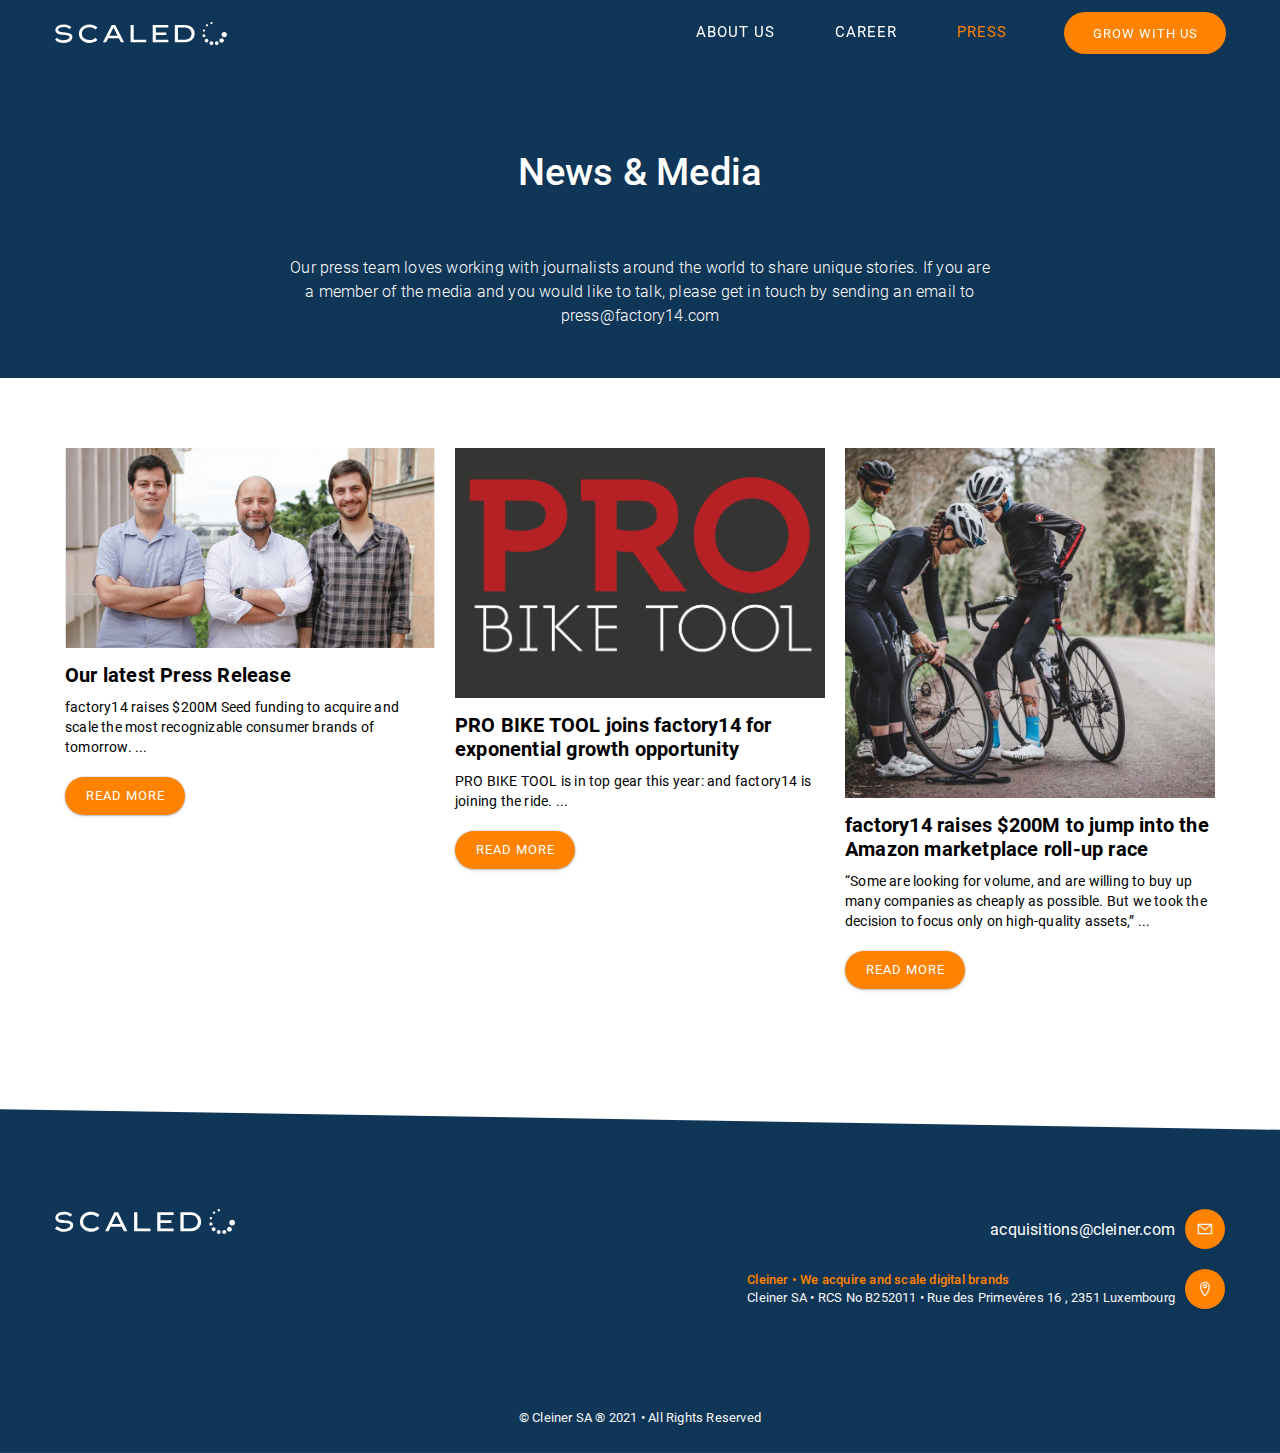
<file: news.html>
<!doctype html>
<html>
<head>
<title>News - factory14 | We acquire and scale digital brands</title>
<meta charset="utf-8">
<meta name="viewport" content="width=device-width, initial-scale=1, maximum-scale=1, user-scalable=no">
<meta name="title" content="News">
<meta name="description" content="Property Listing">
<meta property="og:type" content="website">
<meta property="og:url" content="https://factory14.com/news">
<meta property="og:title" content="News">
<meta property="og:description" content="Property Listing">
<meta property="og:image" content="assets/upload/images/image_1623074356_4923.jpg">
<meta property="twitter:card" content="thumbnail">
<meta property="twitter:url" content="https://factory14.com/news">
<meta property="twitter:title" content="News">
<meta property="twitter:description" content="Property Listing">
<meta property="twitter:image" content="assets/upload/images/image_1623074356_4923.jpg">
<!-- Css files -->
<!-- Bootstrap Css -->
<link type="text/css" rel="stylesheet" href="assets/css/bootstrap.min.css">
<!-- Main Css -->
<link type="text/css" rel="stylesheet" href="assets/css/mycss.css">
<!-- Media-Query Css -->
<link type="text/css" rel="stylesheet" href="assets/css/responsive.css">
<!-- commonCss Css -->
<link type="text/css" rel="stylesheet" href="assets/css/commoncss.css">
<link type="text/css" rel="stylesheet" href="assets/css/lightgallery.min.css">
<link type="text/css" rel="stylesheet" href="assets/css/lightslider.css">
<link type="text/css" rel="stylesheet" href="assets/css/animate.css">
<!-- Favicon -->
<!-- <link type="image/png" rel="icon" href="https://factory14.com/assets/images/favicon.png"> --></head>
<body id="home-page">
<header class="ease simple headerFull">
    <div class="contain">
        <div class="logo ease">
            <a href="index.html"><img src="assets/upload/images/cleiner-logo-2.svg" alt="factory14 | We acquire and scale digital brands"></a>
        </div>
        <div class="toggle"><span></span></div>
        <li class="bTn hideBig">
            <a href="javascript:void(0)" class="topBasket popBtn" data-popup="quote">Get In Touch</a>
        </li>
        <nav class="ease">
            <ul id="nav">
                <li class="">
                    <a href="index.html#about">
                        About us
                    </a>
                </li>
                <li class="">
                    <a href="careers.html">
                        career
                    </a>
                </li>
                <li class="active">
                    <a href="news.html">
                        Press
                    </a>
                </li>
                <li class="bTn">
                    <a href="grow-with-us.html">Grow With Us</a>
                </li>
            </ul>
        </nav>
        <div class="clearfix"></div>
    </div>
</header>
<!-- header -->
<div class="upperlay"></div>
<!-- <div id="pageloader">
    <span class="loader"></span>
</div> --><main>
<!-- <section class="cmnSec formsSec newsPage">
    <div class="contain">
        <div class="formInner">
                <div class='innerCntnt cmnHeadingSec'>
                    <h2>News & updates</h2>
                    <p>Over the years, we have worked with Fortune 500s and brand-new startups. We help ambitious businesses like yours generate more profits by building awareness, driving web traffic, connecting with customers, and growing overall sales. Give us a call.</p>
                </div>
        </div>
    </div>
</section> -->
<section class="serviceDetailPg cmnSec growPg newsHeader negtiveMargin">
	<div class="contain">
		<div class="cntnt cmnHeadingSec" data-aos="fade-up" data-aos-duration="1000">
		<h2>News & Media</h2>
        <p>Our press team loves working with journalists around the world to share unique stories. If you are a member of the media and you would like to talk, please get in touch by sending an email to press@factory14.com </p>		</div>
	</div>
</section>
<!-- <section class="story cmnSec negtiveMargin">
    <div class="contain">
        <div class="cmnHeadingSec aos-init aos-animate" data-aos="fade-up" data-aos-duration="1000">
        <h2>We are a factory of smart investors, smooth operators and open people.</h2></div>
        <div class="cntnt">
            <div class="innerCntnt aos-init" data-aos="fade-up" data-aos-duration="1000">
                <p>Put simply, we bring brilliant brands to the next level. If your brand sells show-stopping products in a high-growth niche, consider us inspired. You can trust us with a smooth acquisition process, operational knowledge to outsmart the competition and a solid growth plan to take your brand to new heights</p>			</div>
        </div>
    </div>
</section> -->
<!-- <section class="cmnSec request_news">
	<div class="contain">
		<div class="flex">
			<div class="col">
				<div class="inner" data-aos="fade-up" data-aos-duration="1000">
					<h1>2020</h1>
					<p>Founded</p>
				</div>
			</div>
			<div class="col">
				<div class="inner" data-aos="fade-up" data-aos-duration="1200">
					<h1>+100</h1>
					<p>Employees</p>
				</div>
			</div>
			<div class="col">
				<div class="inner" data-aos="fade-up" data-aos-duration="1400">
					<h1>$470m</h1>
					<p>Total funding</p>
				</div>
			</div>
			<div class="col">
				<div class="inner" data-aos="fade-up" data-aos-duration="1600">
					<h1>4</h1>
					<p>Offices in Berlin, London, New Delhi and Austin</p>
				</div>
			</div>
			<div class="col">
				<div class="inner" data-aos="fade-up" data-aos-duration="1800">
					<h1>+1 million</h1>
					<p>Customers</p>
				</div>
			</div>
			<div class="col">
				<div class="inner" data-aos="fade-up" data-aos-duration="2000">
					<h1>1</h1>
					<p>Office dog</p>
				</div>
			</div>
	    </div>
	</div>
</section> -->
<section class="newsSec cmnSec">
	<div class="contain">
	    <!-- <div class="cmnHeadingSec text-center">
			<h2>Newsroom</h2>
		</div> -->
		<div class="flex iso_container">
						<div class="isotops_item col" data-aos="fade-up" data-aos-duration="1000">
				<a href="https://docs.google.com/document/d/1X-vl8XH8jzTqShURh1xpiW_HBkadTZu4X0cEIMonkHk/edit?usp=sharing" class="image">
					<img src="assets/upload/images/blog/image_1624282026_9619.png">
				</a>
				<a href="https://docs.google.com/document/d/1X-vl8XH8jzTqShURh1xpiW_HBkadTZu4X0cEIMonkHk/edit?usp=sharing" class="cntnt">
					<h3>Our latest Press Release</h3>
					<p> factory14 raises $200M Seed funding to acquire and scale the most recognizable consumer brands of tomorrow.  ...</p>
				</a>
				<a href="https://docs.google.com/document/d/1X-vl8XH8jzTqShURh1xpiW_HBkadTZu4X0cEIMonkHk/edit?usp=sharing" target="_blank" class="webBtn colorBtn">Read More</a>
			</div>
						<div class="isotops_item col" data-aos="fade-up" data-aos-duration="1000">
				<a href="https://drive.google.com/file/d/1rpRu6F80J6lNpewSo1jhiDKr7GKeFCQL/view?usp=sharing" class="image">
					<img src="assets/upload/images/blog/image_1624281666_9664.png">
				</a>
				<a href="https://drive.google.com/file/d/1rpRu6F80J6lNpewSo1jhiDKr7GKeFCQL/view?usp=sharing" class="cntnt">
					<h3>PRO BIKE TOOL joins factory14 for exponential growth opportunity</h3>
					<p> PRO BIKE TOOL is in top gear this year: and factory14 is joining the ride. ...</p>
				</a>
				<a href="https://drive.google.com/file/d/1rpRu6F80J6lNpewSo1jhiDKr7GKeFCQL/view?usp=sharing" target="_blank" class="webBtn colorBtn">Read More</a>
			</div>
						<div class="isotops_item col" data-aos="fade-up" data-aos-duration="1000">
				<a href="https://techcrunch.com/2021/05/20/factory14-raises-200m-to-jump-into-the-amazon-marketplace-roll-up-race/" class="image">
					<img src="assets/upload/images/blog/image_1624280522_5637.png">
				</a>
				<a href="https://techcrunch.com/2021/05/20/factory14-raises-200m-to-jump-into-the-amazon-marketplace-roll-up-race/" class="cntnt">
					<h3>factory14 raises $200M to jump into the Amazon marketplace roll-up race</h3>
					<p> “Some are looking for volume, and are willing to buy up many companies as cheaply as possible. But we took the decision to focus only on high-quality assets,” ...</p>
				</a>
				<a href="https://techcrunch.com/2021/05/20/factory14-raises-200m-to-jump-into-the-amazon-marketplace-roll-up-race/" target="_blank" class="webBtn colorBtn">Read More</a>
			</div>
		</div>
	</div>
</section>
</main>

<footer>
    <div class="contain">
        <div class="flexRow flex">
            <div class="col">
                <a href="index.html" class="footerLogo">
                    <img src="assets/upload/images/cleiner-logo-2.svg">
                </a>

            </div>
            <div class="col">
                <ul class="lst infoLst">
                <li><i class="fi-envelope"></i><a href="mailto:acquisitions@cleiner.com">acquisitions@cleiner.com</a></li>
                    <li><i class="fi-map-marker"></i><span><strong style="color: #ff8200">Cleiner • We acquire and scale digital brands</strong>Cleiner SA • RCS No B252011 • 
Rue des Primevères 16 , 2351 Luxembourg</span></li>
                    <!-- <li><i class="fi-phone"></i><a href="tel:+972 54-6203364">+972 54-6203364</a></li> -->
                </ul>
                <!-- <ul class="social flex">
                    <li><a href="?" target="_blank" class="facebook"><i class="fa fa-facebook"></i></a></li>
                    <li><a href="?" target="_blank" class="twitter"><i class="fa fa-twitter"></i></a></li>
                    <li><a href="?" target="_blank" class="linkedin"><i class="fa fa-linkedin"></i></a></li>
                    <li><a href="?" target="_blank" class="instagram"><i class="fa fa-instagram"></i></a></li>
                </ul> -->
            </div>
        </div>
    </div>
    <div class="copyright relative">
        <div class="contain">
            <div class="inner">
                <p>© Cleiner SA ® 2021 • All Rights Reserved</p>                <!-- <ul class="list relative semi">
                    <li><a href="privacy-policy.php">Privacy Policy</a></li>
                    <li><a href="terms-and-conditions.php">Terms & Conditions</a></li>
                </ul> -->
            </div>
        </div>
    </div>
</footer>

<div class="popup" data-popup="quote">
	<div class="tableDv">
		<div class="tableCell">
			<div class="contain">
				<div class="_inner">
					<div class="crosBtn"></div>
					<h2>Grow With Us</h2>
						<form action=""  class="">
							<div class="alertMsg"></div>
							<div class="row formRow">
								<div class="col-lg-6 col-md-6 col-sm-6 col-xs-6 col-xx-6 txtGrp">
									<input type="text" name="name" id="name" class="txtBox" placeholder="Name" required="" />
								</div>
                                <div class="col-lg-6 col-md-6 col-sm-6 col-xs-6 col-xx-6 txtGrp">
									<input type="text" name="email" id="email" class="txtBox" placeholder="Email Address" required="" />
								</div>
								<div class="col-lg-6 col-md-6 col-sm-6 col-xs-6 col-xx-6 txtGrp">
									<input type="text" name="revenue" id="revenue" class="txtBox" placeholder="Last 12 months of revenue" />
								</div>
								<div class="col-lg-6 col-md-6 col-sm-6 col-xs-6 col-xx-6 txtGrp">
									<input type="text" name="brand" id="brand" class="txtBox" placeholder="Brand Name" required="" />
								</div>
                                <div class="col-lg-12 col-md-12 col-sm-12 col-xs-12 col-xx-12 txtGrp">
									<textarea name="" placeholder="Let us know what you are looking for" class="txtBox"></textarea>
								</div>
								<div class="col-lg-12 col-md-12 col-sm-12 col-xs-12 col-xx-12 text-center">
									<button type="submit" class="webBtn"><i class="fa fa-spinner fa-spin hidden"></i> Submit</button>
								</div>
							</div>
						</form>
				</div>
			</div>
		</div>
	</div>
</div>
<script type="text/javascript" src="assets/js/commonjs.js"></script>
<script type="text/javascript" src="assets/js/lightgallery-all.min.js"></script>
<script type="text/javascript" src="assets/js/jquery.mousewheel.min.js"></script>
<script type="text/javascript" src="assets/js/lightslider.js"></script>
<script src="assets/js/animation.js"></script>
<script type="text/javascript">
$(window).on("load", function() {
     AOS.init({
                    easing: 'ease-in-out-sine',
                    disable: window.innerWidth <= 767
                });
            });
</script>
<script type="text/javascript" src="assets/js/isotope.pkgd.min.js"></script>
<script type="text/javascript">
    var $grid;
    $(window).on('load', function() {
        var masonary = setInterval(function() {
            $grid = $('.iso_container').isotope({
                percentPosition: true,
                itemSelector: '.isotops_item'
            });
             clearInterval(masonary);
        }, 500);
    });
</script>
<script type="text/javascript" src="assets/js/main.js"></script>
<script type="text/javascript">
    $(document).ready(function() {
        $('.imgGallery').lightGallery({
            thumbnail: true
        });
        $('#lightSlider1').lightSlider({
                gallery: true,
                item: 1,
                auto: true,
                loop: true,
                speed: 2500,
                pause: 8000,
                slideMargin: 0,
                enableDrag: false,
                thumbMargin: 4,
                thumbItem: 4
            });
            'use strict';
                $(window).on('load',function() {
                    $(".miniSlider").delay(300).css("opacity", "1");
                });
        });
</script>
<script type="text/javascript" src="assets/js/custom.js"></script>
<script type="text/javascript" src="assets/js/jquery.validate.min.js"></script>
<script type="text/javascript" src="assets/js/validation.js"></script>
</body>
</html>
</file>
<file: assets/css/mycss.css>
/*
|----------------------------------------------------------------------
|       Body Main Css
|----------------------------------------------------------------------
*/

body, html {
    width: 100%;
    height: 100%;
    touch-action:pan-y;
}

@font-face {
    font-family: 'lite';
    src: url('../fonts/roboto/roboto-light.ttf');
}

@font-face {
    font-family: 'italic';
    src: url('../fonts/roboto/roboto-italic.ttf');
}

@font-face {
    font-family: 'regular';
    src: url('../fonts/roboto/roboto-regular.ttf');
}

@font-face {
    font-family: 'semi';
    src: url('../fonts/roboto/roboto-medium.ttf');
}

@font-face {
    font-family: 'bold';
    src: url('../fonts/roboto/roboto-bold.ttf');
}

@font-face {
    font-family: 'black';
    src: url('../fonts/horizon.otf');
}

@font-face {
    font-family: 'price';
    src: url('../fonts/century-gothic-regular.ttf');
}

/* @font-face {
    font-family: 'subHeading';
    src: url('../fonts/century-gothic-regular.ttf');
}
@font-face {
    font-family: 'price';
    src: url('../fonts/century-gothic-regular.ttf');
} */
.lite {
    font-family: 'lite' !important;
}
.italic {
    font-family: 'italic' !important;
}

.regular {
    font-family: 'regular' !important;
}

.semi {
    font-family: 'semi' !important;
}

.bold {
    font-family: 'bold' !important;
}

.black {
    font-family: 'black' !important;
}

.price {
    font-family: 'price' !important;
}

.price_bold {
    font-family: 'price_bold' !important;
}

html {
    height: 100%;
    scroll-behavior: smooth;
}

body {
    position: relative;
    min-height: 100%;
    background-color:#ffffff;
    color: #393a3e;
    font-size: 14px;
    font-family: 'regular';
    margin: 0;
    padding: 0;
    /* padding-top: 102px; */
    letter-spacing: 0.2px;
    word-break: break-word;
    overflow-x: hidden!important;
    counter-reset: demoCounter;
}

body {
    display: -webkit-box;
    display: -ms-flexbox;
    display: flex;
    -webkit-box-orient: vertical;
    -webkit-box-direction: normal;
        -ms-flex-flow: column;
            flex-flow: column;
}

body.flow {
    overflow: hidden !important;
}

body > main {
    -webkit-box-flex: 1;
        -ms-flex: 1;
            flex: 1;
}

::-moz-selection {
    background: #333;
    color: #fff;
}

::selection {
    background: #0F3557;
    color: #fff;
}

::-moz-selection {
    background: #333;
    color: #fff;
}

body a {
    color: #0F3557;
    word-break: break-word;
}

body a,
body span {
    display: inline-block;
    text-decoration: none;
}

body a:hover,
body a:focus {
    color: #333;
    outline: none !important;
    text-decoration: none !important;
}

ul {
    margin: 0;
    padding: 0;
}

ul li {
    display: inline-block;
}

ul li a {
    -webkit-transition: all ease 0.5s;
    -o-transition: all ease 0.5s;
    transition: all ease 0.5s;
}

h1,
h2,
h3,
h4,
h5,
h6 {
    color: #333;
    font-family: 'semi';
    line-height: 1.2;
    margin: 0 0 10px;
}

p {
    margin: 0 0 10px;
}

p > a {
    color: #0F3557;
}

p > a:hover {
    color: #333;
}

.relative {
    position: relative;
}

.tableDv {
    display: table;
    width: 100%;
    height: 100%;
}

.tableCell {
    display: table-cell;
    vertical-align: middle;
}

.toggle {
    position: absolute;
    top: 18px;
    right: 5px;
    display: none;
    -webkit-box-align: center;
        -ms-flex-align: center;
            align-items: center;
    -webkit-box-pack: center;
        -ms-flex-pack: center;
            justify-content: center;
    cursor: pointer;
    padding: 10px;
    -webkit-transition: all ease 0.5s;
    -o-transition: all ease 0.5s;
    transition: all ease 0.5s;
    z-index: 4;
}

.toggle span,
.toggle span:before,
.toggle span:after {
    content: '';
    position: absolute;
    left: 0;
    right: 0;
    height: 2px;
    background: #ffffff;
    border-radius: 50px;
    -webkit-transition: all ease 0.5s;
    -o-transition: all ease 0.5s;
    transition: all ease 0.5s;
}
.hideBig{
    display: none!important;
}
.toggle span {
    position: relative;
    display: block;
    width: 30px;
    margin: 7px auto;
}

.toggle span:before {
    top: -7px;
}

.toggle span:after {
    bottom: -7px;
}

.toggle.active span {
    width: 16px;
    background: transparent !important;
}

.toggle.active span:before {
    -webkit-transform: rotate(405deg);
        -ms-transform: rotate(405deg);
            transform: rotate(405deg);
}

.toggle.active span:before,
.toggle.active span:after {
    top: 0;
}

.toggle.active span:after {
    -webkit-transform: rotate(-45deg);
        -ms-transform: rotate(-45deg);
            transform: rotate(-45deg);
}

.blockquote {
    background: #fafafa;
    color: #151d23;
    font-size: 14px;
    padding: 10px 10px 10px 20px;
    border: 1px solid #f0f5f9;
    border-left: 4px solid #ea1f66;
}

.secHeading {
    position: relative;
    color: #00234b;
    font-size: 26px;
    font-family: 'bold';
    /* text-transform: uppercase; */
    margin-bottom: 25px;
}

.secHeading > em {
    color: #ea1f66;
}

p.pre {
    color: #393a3e;
    font-size: 18px;
    font-family: 'regular';
    margin: -15px 0 25px;
}

.color {
    color: #34a12e !important;
}

.background {
    background: #ea1f66 !important;
}

.color2 {
    color: #27aae1 !important;
}

.background2 {
    background: #27aae1 !important;
}

/*
|----------------------------------------------------------------------
|       Body Main Button
|----------------------------------------------------------------------
*/

.webBtn {
    position: relative;
    min-width: 160px;
    /* height: 11px; */
    /* background: #ffffff; */
    background: #fff;
    color: rgb(0, 0, 0) !important;
    font-size: 13px;
    font-family: 'regular';
    text-align: center;
    padding: 15px 15px 12px;
    /*padding-bottom: 20px !important;*/
    border: 0;
    -webkit-box-shadow: 0 0 0 1px rgba(43, 45, 80, 0.1), 0 2px 5px 0 rgba(43, 45, 80, 0.08), 0 1px 1.5px 0 rgba(0, 0, 0, 0.07), 0 1px 2px 0 rgba(0, 0, 0, 0.08), 0 0 0 0 transparent;
    box-shadow: 0 0 0 1px rgba(43, 45, 80, 0.1), 0 2px 5px 0 rgba(43, 45, 80, 0.08), 0 1px 1.5px 0 rgba(0, 0, 0, 0.07), 0 1px 2px 0 rgba(0, 0, 0, 0.08), 0 0 0 0 transparent;
    border-radius: 50px;
    outline: none !important;
    text-transform: uppercase;
    letter-spacing: 1px;
}

.smBtn {
    min-width: 40px;
    height: 34px;
    font-size: 12px;
    padding: 9px 12px 0;
    text-transform: none;
}
.emptyBtn{
    background: transparent;
    color: #ffffff!important;
    box-shadow: 0 0 0 1px #ff8200, 0 2px 5px 0 rgb(43 45 80 / 8%), 0 1px 1.5px 0 rgb(0 0 0 / 7%), 0 1px 2px 0 rgb(0 0 0 / 8%), 0 0 0 0 transparent;
}
.emptyBtn:hover{
    background:#ff8200!important;
    color:#0F3557!important;
}
.lgBtn {
    height: 51px;
    font-size: 16px;
    padding: 13px 30px 0;
}

.colorBtn {
    background: #ff8200;
    color:#ffffff !important;
}
.blueBtn {
    background: #7f7f7f;
    color: #fff !important;
    -webkit-box-shadow: none;
            box-shadow: none;
}

.redBtn {
    background: #162856;
    color: #fff !important;
    -webkit-box-shadow: none;
            box-shadow: none;
}

.cnclBtn {
    background: #192125;
    color: #fff !important;
    -webkit-box-shadow: none;
            box-shadow: none;
}

.blockBtn {
    width: 100%;
}

.flexBtn {
    width: 100%;
    display: -webkit-box;
    display: -ms-flexbox;
    display: flex;
}

.flexBtn em {
    -webkit-box-flex: 1;
        -ms-flex: 1;
            flex: 1;
    text-align: left;
}

.webBtn i {
    position: relative;
    top: 3px;
    font-size: 18px;
    line-height: 0;
    /* -webkit-transition: all ease 0.5s; */
    /* transition: all ease 0.5s; */
}

.blockBtn i {
    top: 0;
    -ms-flex-item-align: center;
        -ms-grid-row-align: center;
        align-self: center;
}

.webBtn i.fi-arrow-right {
    margin-left: 10px;
}

.webBtn i.fi-arrow-left {
    margin-right: 10px;
}

.webBtn:focus,
.webBtn:hover {
    background: #ff8200;
    color: #fff !important;
}

.webBtn .spinner {
    width: auto;
    height: auto;
    background: inherit;
    border-radius: inherit;
    overflow: hidden;
}

.webBtn .spinner ~ i {
    visibility: hidden;
}

.webBtn .spinner,
.webBtn .spinner:before,
.webBtn .spinner:after {
    position: absolute;
    top: 0;
    left: 0;
    right: 0;
    bottom: 0;
    display: -webkit-box;
    display: -ms-flexbox;
    display: flex;
    -webkit-box-align: center;
        -ms-flex-align: center;
            align-items: center;
    -webkit-box-pack: center;
        -ms-flex-pack: center;
            justify-content: center;
    margin: auto;
}

.webBtn .spinner:before,
.webBtn .spinner:after {
    content: '';
    width: 18px;
    height: 18px;
    border: 3px solid;
    -webkit-animation: spinner 0.5s linear infinite;
            animation: spinner 0.5s linear infinite;
    border-radius: 75%;
}

.webBtn .spinner:before {
    border-right-color: transparent;
    border-bottom-color: transparent;
}

.webBtn .spinner:after {
    border-top-color: transparent;
    border-left-color: transparent;
    opacity: 0.5;
}

.webBtn.smBtn .spinner:before,
.webBtn.smBtn .spinner:after {
    width: 14px;
    height: 14px;
}

.webBtn.lgBtn .spinner:before,
.webBtn.lgBtn .spinner:after {
    width: 20px;
    height: 20px;
}

@-webkit-keyframes spinner {
    0% {
        -webkit-transform: rotate(0deg);
                transform: rotate(0deg);
    }
    100% {
        -webkit-transform: rotate(-360deg);
                transform: rotate(-360deg);
    }
}

@keyframes spinner {
    0% {
        -webkit-transform: rotate(0deg);
                transform: rotate(0deg);
    }
    100% {
        -webkit-transform: rotate(-360deg);
                transform: rotate(-360deg);
    }
}

*[disabled] {
    cursor: not-allowed !important;
}

a[disabled],
button[disabled] {
    opacity: 0.8;
}

/*
|----------------------------------------------------------------------
|       Body Inner Css
|----------------------------------------------------------------------
*/

h1 {
    font-size: 30px;
}

h2 {
    font-size: 26px;
}

h3 {
    font-size: 22px;
}

h4 {
    font-size: 16px;
}

img {
    width: 100%;
    display: block;
}

em {
    font-style: normal;
}

strong {
    font-family: 'semi';
    font-weight: normal;
}

input,
button,
select,
textarea {
    text-decoration: none !important;
    outline: none !important;
}

.ease,
body a,
body .webBtn {
    -webkit-transition: all ease 0.5s;
    -o-transition: all ease 0.5s;
    transition: all ease 0.5s;
}

.contain,
.contain-fluid {
    position: relative;
    max-width: 1200px;
    padding: 0 15px;
    margin: auto;
    min-height: 1px;
}


.contain-fluid {
    max-width: 1600px;
}

.contain:before,
.contain:after,
.contain-fluid:before,
.contain-fluid:after {
    display: table;
    content: '';
}

.contain:after,
.contain-fluid:after {
    clear: both;
}

section {
    position: relative;
}

.flex {
    display: -webkit-box;
    display: -ms-flexbox;
    display: flex;
    -ms-flex-wrap: wrap;
        flex-wrap: wrap;
}

.flex > .auto {
    -webkit-box-flex: 1;
        -ms-flex: 1;
            flex: 1;
}

.formRow {
    margin: 0 -5px;
}

.formRow [class*="col-"],
.formRow [class^="col-"] {
    padding: 0 5px;
}

.flexBox {
    display: -webkit-box;
    display: -ms-flexbox;
    display: flex;
    -webkit-box-align: center;
        -ms-flex-align: center;
            align-items: center;
    -webkit-box-pack: center;
        -ms-flex-pack: center;
            justify-content: center;
}

.flexDv {
    width: 100%;
}

.flexRow {
    margin: 0 -10px;
}

.flexRow > .col {
    padding: 0 10px;
}

.bTn {
    display: -webkit-box;
    display: -ms-flexbox;
    display: flex;
    -ms-flex-flow: wrap;
        flex-flow: wrap;
    margin: 0 -2px;
}

.bTn > * {
    margin: 2px;
}

.text-left.bTn,
.text-left .bTn {
    -webkit-box-pack: start;
        -ms-flex-pack: start;
            justify-content: flex-start;
}

.text-center.bTn,
.text-center .bTn {
    -webkit-box-pack: center;
        -ms-flex-pack: center;
            justify-content: center;
}

.text-right.bTn,
.text-right .bTn {
    -webkit-box-pack: end;
        -ms-flex-pack: end;
            justify-content: flex-end;
}

/*_____ upperlay _____*/

.upperlay {
    position: fixed;
    top: 70px;
    left: 0;
    right: 0;
    bottom: 0;
    display: none;
    background: #000;
    opacity: 0;
    z-index: 28;
}

.upperlay.active {
    display: block;
}

/*
|----------------------------------------------------------------------
|       Popup css
|----------------------------------------------------------------------
*/

.popup {
    display: none;
    position: fixed;
    top: 0;
    left: 0;
    right: 0;
    bottom: 0;
    background: rgb(255 255 255 / 95%);
    padding: 20px 0;
    overflow: auto;
    z-index: 101;
}

.popup ._inner {
    position: relative;
    max-width: 600px;
    /*background: #f7f8f9;*/
    background: #0F3557;
    padding: 25px;
    margin: auto;
    border-radius: 10px;
    -webkit-box-shadow: 0 7px 14px 0 rgba(59, 65, 94, 0.1), 0 3px 6px 0 rgba(0, 0, 0, 0.07);
            box-shadow: 0 7px 14px 0 rgba(59, 65, 94, 0.1), 0 3px 6px 0 rgba(0, 0, 0, 0.07);
}

.popup.big-popup ._inner {
    max-width: 800px;
}

.popup.small-popup ._inner {
    max-width: 420px;
}

.popup ._inner h2 {
    font-size: 20px;
    margin-bottom: 15px;
    color: #fff;
}

.popup ._inner h3 {
    background: #021d5d;
    color: #fff;
    font-size: 16px;
    margin: -15px -15px 15px;
    padding: 15px 15px 14px;
    padding-right: 30px;
    border-radius: 4px 4px 0 0;
}

.popBtn {
    cursor: pointer;
}

.popup .crosBtn {
    position: absolute;
    top: 6px;
    right: 5px;
    width: 28px;
    height: 28px;
    color: #420196;
    font-size: 18px;
    text-align: center;
    padding: 4px 5px 0;
    cursor: pointer;
    z-index: 5;
    background: #fff;
    border-radius: 50%;
}

.popup .crosBtn:before {
    content: '\2715';
}

.popup .list > li {
    display: -webkit-box;
    display: -ms-flexbox;
    display: flex;
    margin-bottom: 10px;
}

.popup .list > li > div:nth-child(1) {
    width: 120px;
    min-width: 120px;
    font-family: 'semi';
    margin-right: 10px;
}

.popup .list > li > div:nth-child(2) {
    width: 100%;
    color: #778ca3;
}

.popup .blockLst {
    margin: -15px;
}

/*
|----------------------------------------------------------------------
|       Dropdown
|----------------------------------------------------------------------
*/

.dropBtn {
    cursor: pointer;
}

.dropDown{
    position: relative;
    z-index: 1;
}
.dropHover{
    position: relative;
  display: inline-block;
}

.dropCnt{
    /*display: none;*/
    position: absolute;
    top: 0;
    left: 0;
    visibility: hidden;
    opacity: 0;
    margin-top: 10px;
    -webkit-transition: all ease 0.5s;
    -o-transition: all ease 0.5s;
    transition: all ease 0.5s;
}
.subDrop{
    -webkit-padding-start: 0px;
            padding-inline-start: 0px;
    position: absolute;
    top: 50px;
    left: 0px;
    min-width: 205px;
    max-width: 260px;
    background: #fff;
    /*border: 1px solid #eee;*/
    border-top: 4px solid #c49c25;
    margin-top: 10px;
    visibility: hidden;
    opacity: 0;
    z-index: 50;
    -webkit-transition: all ease 0.5s;
    -o-transition: all ease 0.5s;
    transition: all ease 0.5s;
    -webkit-box-shadow: rgba(0, 0, 0, 0.2) 2px 2px 10px 0px;
    box-shadow: rgba(0, 0, 0, 0.2) 2px 2px 10px 0px;
}
.dropHover:hover .subDrop{
    margin-top: 0;
    visibility: visible;
    opacity: 1;
}
.subDrop li{
    width: 100%;
}
.subDrop li a{
    color: #778ca3;
    font-size: 13px;
    padding: 12px 15px;
    border-bottom: 1px solid #f0f5f9;
    display: block;
    text-transform: uppercase;
}
.subDrop li a:hover{
    background:#c49c25;
    color: #fff;
}
.dropCnt.active {
    margin-top: 0;
    visibility: visible;
    opacity: 1;
}

.dropLst {
    top: 100%;
    left: 0;
    min-width: 160px;
    max-width: 260px;
    background: #fff;
    border-radius: 5px;
    -webkit-box-shadow: 0 0 0 1px rgba(136, 152, 170, 0.1), 0 15px 35px 0 rgba(49, 49, 93, 0.1), 0 5px 15px 0 rgba(0, 0, 0, 0.08);
            box-shadow: 0 0 0 1px rgba(136, 152, 170, 0.1), 0 15px 35px 0 rgba(49, 49, 93, 0.1), 0 5px 15px 0 rgba(0, 0, 0, 0.08);
    z-index: 50;
}

.dropLst > li,
.dropLst > li > a {
    display: block;
}

.dropLst > li > a {
    color: #778ca3;
    font-size: 13px;
    padding: 12px 15px;
    border-bottom: 1px solid #f0f5f9;
}

.dropLst > li > a:hover {
    color: #021d5d;
}

/*_____ more _____*/

.more {
    position: relative;
    width: 20px;
    min-width: 20px;
    height: 20px;
    /*padding-bottom: 10px;*/
    margin: 0 auto;
    cursor: pointer;
    display: -webkit-box;
    display: -ms-flexbox;
    display: flex;
    -webkit-box-align: center;
        -ms-flex-align: center;
            align-items: center;
    -webkit-box-pack: center;
        -ms-flex-pack: center;
            justify-content: center;
    -webkit-transition: all ease 0.5s;
    -o-transition: all ease 0.5s;
    transition: all ease 0.5s;
}

.more > span,
.more > span:before,
.more > span:after {
    width: 3px;
    height: 3px;
    background: #00234b;
    border-radius: 75%;
    -webkit-transition: all ease 0.5s;
    -o-transition: all ease 0.5s;
    transition: all ease 0.5s;
    z-index: 2;
}

.more > span:before,
.more > span:after {
    position: absolute;
    content: '';
}

.more > span:before {
    left: 0;
}

.more > span:after {
    right: 0;
}

.more:hover > span,
.more:hover > span:before,
.more:hover > span:after {
    background: #00234b;
}

/*
|----------------------------------------------------------------------
|       Page Loader
|----------------------------------------------------------------------
*/

#pageloader {
    position: fixed;
    top: 0;
    left: 0;
    right: 0;
    bottom: 0;
    display: -webkit-box;
    display: -ms-flexbox;
    display: flex;
    -webkit-box-align: center;
        -ms-flex-align: center;
            align-items: center;
    -webkit-box-pack: center;
        -ms-flex-pack: center;
            justify-content: center;
    background: #081023;
    z-index: 999999;
}

#pageloader span > span {
    width: 18px;
    height: 18px;
    background: #e60606;
    -webkit-box-shadow: 0 0 20px 0 rgba(0, 0, 0, 0.25);
            box-shadow: 0 0 20px 0 rgba(0, 0, 0, 0.25);
    /*border-radius: 750%;*/
    -webkit-animation: tp-bouncedelay 1.4s infinite ease-in-out;
            animation: tp-bouncedelay 1.4s infinite ease-in-out;
    -webkit-animation-fill-mode: both;
            animation-fill-mode: both;
    margin: 0 3px;
}

#pageloader span > span:nth-child(1) {
    -webkit-animation-delay: -0.32s;
            animation-delay: -0.32s;
    background: #0076c8;
}

#pageloader span > span:nth-child(2) {
    -webkit-animation-delay: -0.16s;
            animation-delay: -0.16s;
    background: #f1cf03;
}

@-webkit-keyframes tp-bouncedelay {
    0%, 80%, 100% {-webkit-transform: scale(0.0);transform: scale(0.0);} 
    40% {-webkit-transform: scale(1.0);transform: scale(1.0);}
}

@keyframes tp-bouncedelay {
    0%, 80%, 100% {-webkit-transform: scale(0.0);transform: scale(0.0);} 
    40% {-webkit-transform: scale(1.0);transform: scale(1.0);}
}

/*
|----------------------------------------------------------------------
|       Ico Css
|----------------------------------------------------------------------
*/

.ico,
.icon {
    position: relative;
    display: -webkit-box;
    display: -ms-flexbox;
    display: flex;
    -webkit-box-align: center;
        -ms-flex-align: center;
            align-items: center;
    -webkit-box-pack: center;
        -ms-flex-pack: center;
            justify-content: center;
    text-align: center;
}

.ico {
    background: #fff;
    border-radius: 75%;
    /*overflow: hidden;*/
}

.ico a,
.icon a {
    width: 100%;
    height: 100%;
    display: block;
}

.ico img,
.icon img {
    width: 100%;
    height: 100%;
    -o-object-position: center;
       object-position: center;
}

.ico img {
    -o-object-fit: cover;
       object-fit: cover;
    border-radius: 75%;
}

.icon img {
    -o-object-fit: contain;
       object-fit: contain;
}

.ico > i.dot {
    bottom: 12px;
    left: initial;
    right: -3px;
    width: 10px;
    height: 20px;
    background-image: url('../images/medal.svg');
    background-color: transparent;
    background-position: center;
    background-repeat: no-repeat;
    background-size: contain;
    display: -webkit-box;
    display: -ms-flexbox;
    display: flex;
    -webkit-box-align: center;
        -ms-flex-align: center;
            align-items: center;
    -webkit-box-pack: center;
        -ms-flex-pack: center;
            justify-content: center;
    font-style: normal;
    text-align: center;
    border: 0;
    border-radius: 0;
    z-index: 5;
}

.ico > i.dot:before {
    /*content: '\e96a';*/
    display: block;
    color: #fff;
    font-size: 8px;
    font-family: 'font-icon';
    line-height: 0;
}

/*
|----------------------------------------------------------------------
|       RateYo
|----------------------------------------------------------------------
*/

.jq-ry-container {
    position: relative;
    display: block;
    cursor: pointer;
    -webkit-box-sizing: content-box;
            box-sizing: content-box;
    line-height: 0;
    direction: ltr;
}

.jq-ry-container[readonly="readonly"] {
    cursor: default;
}

.jq-ry-container > .jq-ry-group-wrapper {
    position: relative;
    width: 100%;
}

.jq-ry-container > .jq-ry-group-wrapper > .jq-ry-group {
    position: relative;
    line-height: 0;
    white-space: nowrap;
    z-index: 1;
}

.jq-ry-container > .jq-ry-group-wrapper > .jq-ry-group > svg {
    display: inline-block;
}

.jq-ry-container > .jq-ry-group-wrapper > .jq-ry-group.jq-ry-normal-group {
    width: 100%;
}

.jq-ry-container > .jq-ry-group-wrapper > .jq-ry-group.jq-ry-rated-group {
    position: absolute;
    top: 0;
    left: 0;
    width: 0;
    overflow: hidden;
    z-index: 3;
}

/*
|----------------------------------------------------------------------
|       Editor
|----------------------------------------------------------------------
*/

.ckEditor h1,
.ckEditor h2,
.ckEditor h3,
.ckEditor h4,
.ckEditor h5,
.ckEditor h6 {
    margin: 15px 0;
    clear: both;
}

.ckEditor h1 {
    font-size: 26px;
}

.ckEditor h2 {
    font-size: 22px;
}

.ckEditor h3 {
    font-size: 18px;
}

.ckEditor h4 {
    font-size: 14px;
}

.ckEditor ul:not([class]) > li > h1,
.ckEditor ol:not([class]) > li > h1,
.ckEditor ul:not([class]) > li > h2,
.ckEditor ol:not([class]) > li > h2,
.ckEditor ul:not([class]) > li > h3,
.ckEditor ol:not([class]) > li > h3,
.ckEditor ul:not([class]) > li > h4,
.ckEditor ol:not([class]) > li > h4,
.ckEditor ul:not([class]) > li > h5,
.ckEditor ol:not([class]) > li > h5,
.ckEditor ul:not([class]) > li > h6,
.ckEditor ol:not([class]) > li > h6,
.ckEditor ul:not([class]) > li > p,
.ckEditor ol:not([class]) > li > p {
    display: inline;
    margin: 0 !important;
    overflow: initial !important;
}

.ckEditor ul:not([class]),
.ckEditor ol:not([class]) {
    padding: 0;
    padding-left: 20px;
    margin: 0 0 10px;
    list-style-position: inside;
}

.ckEditor ul:not([class]) > li,
.ckEditor ol:not([class]) > li {
    display: list-item;
    margin-bottom: 5px;
}

.ckEditor ul:not([class]) > li ul,
.ckEditor ol:not([class]) > li ol {
    margin: 5px 0 7px;
}

.ckEditor ul:not([class]) {
    list-style-type: disc;
}

.ckEditor ul:not([class]) > li ul {
    list-style-type: circle;
}

.ckEditor blockquote {
    background: rgb(242, 245, 248);
    font-size: 16px;
    margin: 0 0 20px;
    padding: 10px 20px;
    border-left: 5px solid #fec501;
}

.ckEditor img {
    width: 100% !important;
    height: auto !important;
}

.ckEditor figure,
.ckEditor p > img {
    float: right;
    width: 260px !important;
    margin: 5px 0 15px;
    margin-left: 15px;
    /*clear: both;*/
}

.ckEditor figure:nth-of-type(odd) {
    float: left;
}

.ckEditor p[style="text-align:left"] > img,
.ckEditor p[style="text-align:left;"] > img,
.ckEditor p[style="text-align: left"] > img,
.ckEditor p[style="text-align: left;"] > img {
    float: left;
}

.ckEditor p > a {
    display: inline !important;
}

.ckEditor em {
    font-style: italic;
}

.ckEditor strong {
    font-family: 'semi';
}
/*==============logged header*/
/*_____ proIco _____*/

header .proIco {
    float: right;
    cursor: pointer;
    margin-top: 22px;
}
.srchBlk {
    min-width: 450px;
    position: absolute;
    right: 16px;
    top: 6px;
}
.srchBlk > span {
    position: absolute;
    top: 14px;
    right: 12px;
    width: 14px;
    font-size: 15px;
    color: #e41e2f;
}
.srchBlk .txtBox{
    border-radius: 0px;
    background:#f9f8f8;
    border: none;
}
header .proIco .inside {
    display: -webkit-box;
    display: -ms-flexbox;
    display: flex;
    -webkit-box-align: center;
        -ms-flex-align: center;
            align-items: center;
}

header .proIco .ico {
    width: 36px;
    height: 36px;
    background: #fff;
    -webkit-box-shadow: 0 2px 5px 0 rgba(59, 65, 94, 0.1), 0 1px 1px 0 rgba(0, 0, 0, 0.07);
            box-shadow: 0 2px 5px 0 rgba(59, 65, 94, 0.1), 0 1px 1px 0 rgba(0, 0, 0, 0.07);
}

header .proIco .proName {
    text-align: right;
    margin-right: 10px;
}

header .proIco .proName > em {
    display: block;
    font-size: 10px;
    margin-top: -2px;
    opacity: 0.5;
}

header .proIco .proDrop {
    top: 46px;
    left: initial;
    right: 5px;
    width: 180px;
    background: #fff;
    border-radius: 7px;
    border-top-right-radius: 0;
    -webkit-box-shadow: 0 0 0 1px rgba(136, 152, 170, 0.1), 0 15px 35px 0 rgba(49, 49, 93, 0.1), 0 5px 15px 0 rgba(0, 0, 0, 0.08);
            box-shadow: 0 0 0 1px rgba(136, 152, 170, 0.1), 0 15px 35px 0 rgba(49, 49, 93, 0.1), 0 5px 15px 0 rgba(0, 0, 0, 0.08);
}

header .proIco .proDrop:before,
header .proIco .proDrop:after {
    content: '';
    position: absolute;
    top: -10px;
    right: 0;
    border-bottom: 10px solid #fff;
    border-left: 12px solid transparent;
}

header .proIco .proDrop:after {
    top: -12px;
    right: -1px;
    border-bottom: 11px solid #eee;
    border-left: 13.5px solid transparent;
    z-index: -1;
}

header .proIco .proDrop > li,
header .proIco .proDrop > li > a {
    display: block;
}

header .proIco .proDrop > li > a {
    display: -webkit-box;
    display: -ms-flexbox;
    display: flex;
    -webkit-box-align: center;
        -ms-flex-align: center;
            align-items: center;
    color: #494949;
    font-size: 13px;
    padding: 12px 20px;
    border-bottom: 1px solid #eee;
}

header .proIco .proDrop > li:nth-last-child(1) > a {
    border-bottom-color: transparent;
}

header .proIco .proDrop > li > a:hover {
    color: #13a89e;
}

header .proIco .proDrop > li > a i {
    width: 28px;
    color: #ddd;
    font-size: 20px;
    margin-right: 7px;
}

header .proIco .proDrop > li > a .miniLbl {
    margin-left: 10px;
}

/*_____ header fix _____*/

header.fix {-webkit-box-shadow: 2px 0 26px rgba(215, 222, 227, 0.4);box-shadow: 2px 0 26px rgba(215, 222, 227, 0.4);
    background: #0F3557;
    position: fixed;
}
.dashNav{
    -webkit-box-shadow: 2px 0 26px rgba(215, 222, 227, 0.4);
            box-shadow: 2px 0 26px rgba(215, 222, 227, 0.4);
    background: #fff;
}

.dashNav nav{
    /*margin-top: 17px;*/
    margin-right: 100px;
}
/* header.fix nav > ul > li > a{
    color: rgb(0, 0, 0);
} */
.dashNav nav > ul > li > a{
    color: #333!important;
}
/* header.fix .logo{
    filter: brightness(0) invert(0);
} */
/*
|----------------------------------------------------------------------
|       Header
|----------------------------------------------------------------------
*/
header {
    position: fixed;
    top: 0;
    left: 0;
    right: 0;
   
    /* height: 90px; */
    z-index: 50;
    /*background: #fdfdfd;
    box-shadow: 0px 0px 4px #ddd;*/
    /* border-bottom: 1px solid #ddd;
    background: #fff; */
    /* padding: 7px 0px; */
}

.logo {
    float: left;
    width: 172px;
    /* margin-top: 7px; */
    height: 67px;
    display: -moz-flex;
    display: -ms-flex;
    display: -o-flex;
    display: -webkit-box;
    display: -ms-flexbox;
    display: flex;
    -webkit-box-align: center;
        -ms-flex-align: center;
            align-items: center;
    -webkit-box-pack: center;
        -ms-flex-pack: center;
            justify-content: center;
    overflow: hidden;
    filter: brightness(0) invert(1);
}

.lgnBtn a{
color: #fbcb2d;
    border-radius: 5px;
    background: #fff;
    border-radius: 5px;
    -webkit-box-shadow: 0px 3px 6px rgba(0, 0, 0, 0.3);
    box-shadow: 0px 3px 6px rgba(0, 0, 0, 0.3);
}
.lgnBtn a:hover{
    color: #13a89e;
}

.logo > a {
    display: block;
}
nav {
    float: right;
    display: -moz-flex;
    display: -ms-flex;
    display: -o-flex;
    display: -webkit-box;
    display: -ms-flexbox;
    display: flex;
    margin-top: 11px;
}
header form{
    float: left;
    width: 400px;
    margin-top: 16px;
    margin-left: 90px;
}
header form .navBtn{
    position: absolute;
    top: 8px;
    right: 8px;
    background: transparent;
    border: none;
    -webkit-box-shadow: none;
            box-shadow: none;
    min-width: auto;
    padding: 0;
    font-size: 22px;
    color: #2aa2d9;
}
header form .txtBox{
    height: 43px;
}
header form .txtBox:hover{

    border: 1px solid #2aa2d9;
}
header form .txtBox::-webkit-input-placeholder{
    font-size: 16px;
}
header form .txtBox::-moz-placeholder{
    font-size: 16px;
}
header form .txtBox:-ms-input-placeholder{
    font-size: 16px;
}
header form .txtBox::-ms-input-placeholder{
    font-size: 16px;
}
header form .txtBox::placeholder{
    font-size: 16px;
}
nav > ul {
    display: -moz-flex;
    display: -ms-flex;
    display: -o-flex;
    display: -webkit-box;
    display: -ms-flexbox;
    display: flex;
}
nav > ul > li {
    position: relative;
}
nav > ul > li > .sub {
    position: absolute;
    top: 100%;
    left: 20px;
    width: 200px;
    max-height: 70vh;
    background: #fff;
    text-align: left;
    margin-top: 10px;
    visibility: hidden;
    opacity: 0;
    -webkit-transition: all ease 0.5s;
    transition: all ease 0.5s;
    border-radius: 4px;
    -webkit-box-shadow: 0 0 0 1px rgb(136 152 170 / 10%), 0 15px 35px 0 rgb(49 49 93 / 10%), 0 5px 15px 0 rgb(0 0 0 / 8%);
    box-shadow: 0 0 0 1px rgb(136 152 170 / 10%), 0 15px 35px 0 rgb(49 49 93 / 10%), 0 5px 15px 0 rgb(0 0 0 / 8%);
    overflow: auto;
    z-index: 2;
    padding: 10px 0px;
}
nav > ul > li:hover > .sub {
    visibility: visible;
    opacity: 1;
    margin-top: 0;
}

/* nav > ul > li > .sub > li,
nav > ul > li > .sub > li > a {
    display: block;
} */
nav > ul > li > .sub > li{
    /* width: 50%; */
    padding: 5px 15px;
    border-bottom: 1px solid #eee;
    font-family: 'regular';
}
nav > ul > li > .sub > li:last-child{
    border-bottom: none;
}

nav > ul > li > .sub > li > a {
    background: #fff;
    color: #2b2b2b;
    font-size: 13px;
    /* padding: 8px 15px; */
    /* border-bottom: 1px solid #eee; */
	font-family:'semi';
    width: 100%;
}

nav > ul > li > .sub > li > a:hover {
    color: #ececec;
}
nav > ul > li > a {
    height: 34px;
    color: #fff;
    font-size: 15px;
    text-align: center;
    padding: 6px 30px 0;
    padding-bottom: 20px !important;
    text-transform: uppercase;
    font-family: 'regular';
    line-height: 2;
    letter-spacing: 1px;
}

nav > ul > li .webBtn{
    padding: 6px 20px;
    color: #fff;
}
nav > ul > li:hover > a {
    color: #ff8200;
}
nav > ul > li{
    position: relative;
}
nav > ul > li.active > a {
    color: #ff8200;
}
nav > ul > li.active:before{
    position: absolute;
    content: '';
    bottom: -12px;
    left: 24px;
    right: 24px;
    height: 0px;
    border-radius: 10px;
    background: #fff;
}

nav > ul > li.bTn > a {
    margin-left: 30px;
    min-width: 160px;
    height: 40px;
    background: #ff8200;
    color: #fff !important;
    text-align: center;
    box-shadow: 0 0 0 1px #ff8200, 0 2px 5px 0 rgb(43 45 80 / 8%), 0 1px 1.5px 0 rgb(0 0 0 / 7%), 0 1px 2px 0 rgb(0 0 0 / 8%), 0 0 0 0 transparent;
    border-radius: 50px;
    border: 0px solid #ff8200;
    padding: 0!important;
    display: flex;
    justify-content: center;
    align-items: center;
    line-height: 5;
    font-size: 13px;
}
/* header.fix nav > ul > li.bTn > a{
    background: #f1203e;
    color: #ffffff !important;
} */
nav > ul > li.bTn > a:hover{
    background: #ff8200;
    color: #fff !important;
}
/*_____ scrollbar  _____*/

.scrollbar::-webkit-scrollbar-track {
    background: #e3e8ed;
    border-radius: 50px;
}

.scrollbar::-webkit-scrollbar {
    width: 4px;
    background-color: #e3e8ed;
    border-radius: 50px;
}

.scrollbar::-webkit-scrollbar-thumb {
    background: rgba(0, 0, 0, 0.2);
    border-radius: 50px;
}
/*_____ dot _____*/

.dot {
    display: block;
    position: absolute;
    top: 100%;
    left: 0;
    right: 0;
    width: 5px;
    height: 5px;
    background: #43b753;
    margin: auto;
    border-radius: 75%;
}

.miniLbl {
    color: #fff;
    font-size: 7px;
    font-family: 'semi';
    padding: 3px 8px 3px;
    cursor: pointer;
    text-transform: uppercase;
    border-radius: 4px;
    white-space: nowrap;
}

.green {
    background: #43b753;
}

.green-color {
    color: #43b753;
}

.yellow {
    background: #ffcb00;
}

.yellow-color {
    color: #ffcb00;
}

.red {
    background: #ff5465;
}

.red-color {
    color: #ff5465;
}

.blue {
    background: #5883ff;
}

.blue-color {
    color: #5883ff;
}

.gray {
    background: #aaa;
}

.gray-color {
    color: #aaa;
}
/*pagination*/
ul.pagination > li > a.active, ul.pagination > li > a:hover {
    background: #0F3557;
    color: #fff!important;
    border: 1px solid #0F3557;
}
ul.pagination > li > a {
    float: none;
    height: 32px;
    min-width: 34px;
    padding: 8px 12px 0px;
    text-align: center;
    color: #555;
    font-size: 12px;
    border: 1px solid #eee;
    font-family: 'semi';
    border-radius: 0px !important;
    z-index: initial !important;
}
/*
|----------------------------------------------------------------------
|       Form
|----------------------------------------------------------------------
*/

label {
    display: block;
    font-family: 'semi';
    font-weight: normal;
    cursor: pointer;
}

label > a {
    color: #13a89e;
}

label > a:hover {
    color: #fbcb2d;
}

.txtGrp {
    position: relative;
    margin-bottom: 15px;
}

.txtGrp h4 {
    color: #778ca3;
    font-size: 13px;
    margin-bottom: 7px;
}

.txtBox {
    display: block;
    width: 100%;
    height: 40px;
    background: transparent;
    color: #ffffff;
    font-size: 13px;
    text-align: left;
    padding: 4px 16px 5px;
    padding-left: 0;
    letter-spacing: 0.5px;
    border:none;
    border-bottom: 1px solid #e0e0e0;
    border-radius: 0px;
    outline: none !important;
    -webkit-transition: all ease 0.5s;
    -o-transition: all ease 0.5s;
    transition: all ease 0.5s;
}
#apply-now .txtBox {
    display: block;
    width: 100%;
    height: 40px;
    background: transparent;
    color: #000 !important;
    font-size: 13px;
    text-align: left;
    padding: 4px 16px 5px;
    padding-left: 0;
    letter-spacing: 0.5px;
    border:none;
    border-bottom: 1px solid #e0e0e0;
    border-radius: 0px;
    outline: none !important;
    -webkit-transition: all ease 0.5s;
    -o-transition: all ease 0.5s;
    transition: all ease 0.5s;
}
.txtBox:-webkit-autofill {
    -webkit-transition: background-color 5000s ease-in-out 0s;
    transition: background-color 5000s ease-in-out 0s;
}

textarea.txtBox {
    height: 152px;
    resize: none;
}

.txtBox:disabled {
    background: #e3e8ee;
    cursor: not-allowed;
    border-color: #d8dee6 !important;
}

.txtBox::-webkit-input-placeholder {
    color: #ececec;
}

.txtBox:-ms-input-placeholder {
    color: #ececec;
}

.txtBox::-ms-input-placeholder {
    color: #ececec;
}

.txtBox::-moz-placeholder {
    color: #ececec;
}

.txtBox::placeholder {
    color: #ececec;
}

.txtBox:focus::-webkit-input-placeholder {
    opacity: 0.4;
}

.txtBox:focus:-ms-input-placeholder {
    opacity: 0.4;
}

.txtBox:focus::-ms-input-placeholder {
    opacity: 0.4;
}

.txtBox:focus::-moz-placeholder {
    opacity: 0.4;
}

.txtBox:focus::placeholder {
    opacity: 0.4;
}

/* .txtBox:hover,
.txtBox:focus {
    border-color: #021d5d;
} */

input[type="radio"],
input[type="checkbox"] {
    position: relative;
    top: 4px;
    width: 18px;
    height: 18px;
    display: inline;
    margin-top: 0;
    cursor: pointer;
}

input[type="radio"]:before,
input[type="checkbox"]:before,
input[type="radio"]:after,
input[type="checkbox"]:after {
    position: absolute;
    content: '';
    color: inherit;
    -webkit-transition: all linear 0.3s;
    -o-transition: all linear 0.3s;
    transition: all linear 0.3s;
}

input[type="radio"]:before,
input[type="checkbox"]:before {
    content: '';
    top: 7px;
    left: 6px;
    font-size: 12px;
    line-height: 0;
    -webkit-transform: rotate(40deg);
        -ms-transform: rotate(40deg);
            transform: rotate(40deg);
    z-index: 1;
}

input[type="radio"]:after,
input[type="checkbox"]:after {
    top: 0;
    left: 0;
    right: 0;
    bottom: 0;
    background: #fff;
    border: 1px solid #ddd;
    border-radius: 2px;
}

input[type="radio"]:checked,
input[type="checkbox"]:checked {
    color: #3b577d;
}

input[type="radio"]:checked:before,
input[type="checkbox"]:checked:before {
    content: '\02143';
}

input[type="radio"]:checked:after,
input[type="checkbox"]:checked:after {
    border-color: #3b577d;
}

.lblBtn {
    color: #778ca3;
    text-align: left;
}

.lblBtn label {
    display: inline !important;
    position: relative;
    top: 0;
    /* font-size: 15px; */
    font-family: 'regular';
    cursor: pointer;
    line-height: 20px;
    padding-left: 5px;
}

.lblBtn label:nth-child(1) {
    padding-left: 0;
}

input[type="file"].uploadFile {
    display: none;
}

.uploadImg {
    cursor: pointer;
    -o-text-overflow: ellipsis;
       text-overflow: ellipsis;
    white-space: nowrap;
    overflow: hidden;
}
/*_____ owl-nav _____*/
.owl-nav{
    display: inline-block;
    /*text-align: center;
    width: 100px;
    margin: 0px auto;*/
}

.owl-prev,
.owl-next {
    position: absolute;
    top: 44%;
    width: 40px;
    height: 40px;
    display: -moz-flex;
    display: -ms-flex;
    display: -o-flex;
    display: -webkit-box;
    display: -ms-flexbox;
    display: flex;
    -ms-align-items: center;
    -webkit-box-align: center;
    -ms-flex-align: center;
            align-items: center;
    -webkit-box-pack: center;
    -ms-flex-pack: center;
            justify-content: center;
    /*background:#f32267ba;*/
    /*background: #131b1f;*/
    color: #173865;
    font-size: 38px;
    padding-top: 1px;
    padding-left: 1px;
    /*margin-top: -20px;*/
    /*border: 1px solid #aaa;*/
    border-radius: 75%;
    /*-webkit-box-shadow: #131b1f 0 0 0 5px;
    box-shadow: #131b1f 0 0 0 5px;*/
}

.owl-prev {
    left: -60px;
}

.owl-next {
    right: -60px;
}

/*_____ owl-dots _____*/

.owl-dots {
    text-align: center;
    position: relative;
    line-height: 0;
    z-index: 5;
}

.owl-dots .owl-dot {
    display: inline-block;
    padding: 0 2px;
}

.owl-dots .owl-dot span {
    display: block;
    width: 10px;
    height: 4px;
    margin: auto;
    border: 2px solid rgb(88, 88, 88);
    border-radius: 50px;
    -webkit-transition: all ease 0.5s;
    -o-transition: all ease 0.5s;
    transition: all ease 0.5s;
}

.owl-dots .owl-dot.active span {
    width: 24px;
    height: 4px;
    margin: auto;
    border-color: #0F3557;
}

.morePg ul li img{
    width: 25px;
    float: left;
    margin: 7px;
}
.morePg ul li a{
    padding: 10px 0px 12px 40px;
    border-bottom: 1px solid #424141;
    color: #fff;
}

/* ==============banner================ */
#banner{
    /* background:url(../images/banner1.png);
    background-position: bottom;
    background-size: cover;
    background-repeat: no-repeat; */
    padding: 120px 0px 70px;
    min-height: 550px;
    display: flex;
    align-items: center;
    clip-path: polygon(0 0, 100% 0%, 100% 100%, 0 94%);
}
.animatedBg{
    animation:slide 3s ease-in-out infinite alternate;
    background-image:linear-gradient(-60deg, #0F3557 50%, #375D7C 50%);
    bottom:0;
    left:-50%;
    /* opacity:.5; */
    position:absolute;
    right:-50%;
    top:0;
    z-index:-1;
  }
  
  .bg1{
    animation-direction:alternate-reverse;
    animation-duration:4s;
    opacity:.5;
  }
  
  .bg2 {
    animation-duration:5s;
    opacity:.5;
  }
  @keyframes slide {
    0% {
      transform:translateX(-25%);
    }
    100% {
      transform:translateX(25%);
    }
  }
/* #banner:after{
    position: absolute;
    content: '';
    top: 0;
    right: 0;
    bottom:150px;
    left:0;
    background: linear-gradient(90deg , #f728473f 0%, #0F3557 100%);
} */
/* #banner:before{
    position: absolute;
    content: '';
    top: 0;
    right: -100px;
    width: 50%;
    bottom: 0;
    background: url(../images/dots-left.svg);
    background-position: center;
    background-size: contain;
    background-repeat: no-repeat;
    opacity: 0.3;
} */
#banner .contain{
    width: 100%;
}

#banner .cntnt{
    width: 60%;
    padding-right: 20px;
    align-self: center;
    /* padding-top: 50px; */
    z-index: 1;
}
.sideForm{
    width: 40%;
    padding-left: 20px;
}
#banner .cntnt h1 {
    font-family: 'semi';
    font-size: 60px;
    line-height: 70px;
    color: #ffffff!important;
    /* text-transform: capitalize; */
    /* text-shadow: 0em 0em 1.25em rgb(0 0 0 / 60%); */
}

#banner .image{
    position: relative;
    width: 100%;
    height: 550px;
    margin-bottom: 50px;
    z-index: 1;
    /* border-bottom-left-radius: 150px;
    border-bottom-right-radius: 150px; */
    overflow: hidden;
    border-radius: 15px;
    /* border-bottom: 1px solid #fff; */
}
#banner .image img{
    width: 100%;
    height: 100%;
    object-fit: cover;
    object-position: bottom;
}
#banner .webBtn{
    margin-top: 2rem;
    background: #ff8200;
    color:#fff !important;
}

#banner .sideForm{
    position: relative;
}
/* #banner .sideForm:after {
    content: "";
    background-image: url(../images/smallimg1.png);
    background-size: cover;
    position: absolute;
    top: unset;
    left: unset;
    bottom:30px;
    right: -60px;
    height: 180px;
    width: 180px;
    z-index: -1;
   
  animation-name: heartbeat1;
  animation-duration: 1s;
  animation-iteration-count: infinite;
  animation-direction: alternate;
  animation-timing-function: ease;
}
@keyframes heartbeat1 {
    from {
      transform: scale(1);
    }
    to {
      transform: scale(1.1);
    }
  } */
/* #banner .emptyBtn{
    margin-left: 20px;
} */
#banner .sideImage{
    position: absolute;
    right: 0;
    top: 20px;
    width: 600px;
    /* -webkit-animation-name: rotateme;
    animation-name: rotateme;
    -webkit-animation-duration: 60s;
    animation-duration: 60s;
    -webkit-animation-iteration-count: infinite;
    animation-iteration-count: infinite;
    -webkit-animation-timing-function: linear;
    animation-timing-function: linear; */
}
@keyframes rotateme {
    from {
      -webkit-transform: rotate(0deg);
              transform: rotate(0deg);
    }
    to {
      -webkit-transform: rotate(360deg);
              transform: rotate(360deg);
    }
  }
  
  @-webkit-keyframes rotateme {
    from {
      -webkit-transform: rotate(0deg);
    }
    to {
      -webkit-transform: rotate(360deg);
    }
  }
#banner .cntnt p {
    font-size: 18px;
    font-family: 'lite';
    color: #ffffff!important;
    /* text-transform: capitalize; */
    /* text-shadow: 0em 0em 1.25em rgb(0 0 0 / 50%); */
    padding: 10px 0px;
    letter-spacing: 1px;
    /* padding-right: 350px; */
}


.cmnSec{
    padding: 90px 0px;
}
.abt{
    background-color: #fff6f6
}
.abt .col{
    width: 60%;
    /* padding: 10px; */
    align-self: center;
}
.abt .col:last-child{
    width: 40%;
    padding-left: 20px;
}
.abt .col:first-child{
    padding-right: 100px;
}
.abt .col h3{
    font-family: 'bold';
    color:#0F3557;
    font-size: 20px;
}

/* .shortSec{
    padding: 60px 20px;
} */
.abt .col .image{
    width: 100%;
    height: 500px;
    overflow: hidden;
    border-radius: 5px;
}
.abt .col .image img{
    width: 100%;
    height: 100%;
    object-fit: cover;
    object-position: bottom;
}
.abt:before{
    position: absolute;
    content: '';
    top: 0;
    right: 0;
    width: 30%;
    bottom: 0;
    background: #fff;
}
.cmnHeadingSec h5{
    text-transform: uppercase;
    color: #0F3557;
    letter-spacing: 3px;
    font-size: 13px;
}
/* #about{
    padding:0px 0px 60px;
} */
.cmnHeadingSec h2{
    font-size: 38px;
    color: #0F3557;
    font-family: 'semi';
    margin-bottom: 60px;
    /* text-transform:capitalize; */
}
.cmnHeadingSec p {
    font-size: 16px;
    color: #55565A;
    font-family: 'lite';
    line-height: 1.5em;
}
.abt p{
    margin-bottom: 30px;
}
.story {
    background: #ffffff;
}

.waves {
    position: relative;
    width: 100%;
    height: 15vh;
    margin-bottom: -8px;
    min-height: 100px;
    max-height: 150px;
}
.parallax > use:nth-child(1) {
    -webkit-animation-delay: -2s;
    animation-delay: -2s;
    -webkit-animation-duration: 7s;
    animation-duration: 7s;
}
.parallax > use {
    -webkit-animation: move-forever 25s cubic-bezier(0.55, 0.5, 0.45, 0.5) infinite;
    animation: move-forever 25s cubic-bezier(0.55, 0.5, 0.45, 0.5) infinite;
}
.parallax > use:nth-child(2) {
    -webkit-animation-delay: -3s;
    animation-delay: -3s;
    -webkit-animation-duration: 10s;
    animation-duration: 10s;
}
.parallax > use:nth-child(3) {
    -webkit-animation-delay: -4s;
    animation-delay: -4s;
    -webkit-animation-duration: 13s;
    animation-duration: 13s;
}
.parallax > use:nth-child(4) {
    -webkit-animation-delay: -5s;
    animation-delay: -5s;
    -webkit-animation-duration: 20s;
    animation-duration: 20s;
}
@-webkit-keyframes move-forever {
    0% {
      -webkit-transform: translate3d(-90px, 0, 0);
              transform: translate3d(-90px, 0, 0); }
    100% {
      -webkit-transform: translate3d(85px, 0, 0);
              transform: translate3d(85px, 0, 0); } }
  
  @keyframes move-forever {
    0% {
      -webkit-transform: translate3d(-90px, 0, 0);
              transform: translate3d(-90px, 0, 0); }
    100% {
      -webkit-transform: translate3d(85px, 0, 0);
              transform: translate3d(85px, 0, 0); } }
.story .cntnt {
    margin-left: 200px;
    margin-top: 50px;
}
.story .cntnt .innerCntnt {
    margin-top: 30px;
    border-left: 3px solid #ff8200;
    padding-left: 20px;
}
.story .cntnt .innerCntnt h3 {
    position: relative;
    color: #d10073;
    font-size: 20px;
    text-transform: capitalize;
    font-family: 'bold';
}
.story .cntnt .innerCntnt p {
    font-size: 16px;
    color: #55565A;
    font-family: 'lite';
    line-height: 1.5em;
}

.story .cmnHeadingSec{
    width: 900px;
}
.iconFlex{
    margin:40px -10px 0;
}
.iconFlex .col{
    width: calc(100% / 4);
    padding: 10px;
}
.iconFlex .col .inner{
    font-family: 'lite';
    color: #55565A;
    background: #ffffff;
    padding: 30px 10px;
    text-align: center;
    border-radius: 5px;
    box-shadow: 0px 0px 10px #ddd;
    height: 100%;
}
/* .iconFlex .col:not(:first-child){
    border-left: 1px solid #ddd;
} */
.iconFlex .col .inner .image{
    /* width: 70px;
    height: 70px; */
    margin: 0px auto 10px;
    font-size: 40px;
    background-color: #ff8200;
    background-image:#ff8200;
    background-size: 100%;
    background-repeat: repeat;
    -webkit-background-clip: text;
    -webkit-text-fill-color: transparent;
    -moz-background-clip: text;
    -moz-text-fill-color: transparent;
    position: relative;
}
/* .iconFlex .col .inner .image:before{
    position: absolute;
    content: '';
    top: 0;
    left: 0;
    bottom:0;
    right:0;
    background:url(../images/bg-5.png);
    background-repeat: no-repeat;
    background-size: contain;
    background-position: center;
    opacity: 0.2;
} */
.iconFlex .col .inner h3{
    font-family: 'semi';
    font-size: 17px;
    color: #0F3557;
    text-transform: uppercase;
}
.contactSec{
    background: url(../images/slide-2.jpg);
    background-position: top;
    background-size: cover;
    background-repeat: no-repeat;
    padding:150px 0px 150px;
}
/* .contactSec:before{
position: absolute;
content: '';
top: 0;
left: 0;
right: 0;
bottom: 0;
background:#1975c0a3;
opacity: 0.7;
} */
.contactSec .cntnt{
    width: 700px;
    position: relative;
}
.contactSec .cntnt p{
    color: #fff;
}
.contactSec .cntnt h2{
    color: #fff;
    font-size: 50px;
}

#smbanner  .cntnt{
    width: 600px;
    /* float: right; */
    margin:0px auto;
    text-align: center;
}

/* ====================service==================== */
.service{
  background: #fff; 
}
.service .cntnt{
    width: 50%;
    float: right;
}
.service:before{
    position: absolute;
    content: '';
    left: 0;
    bottom: 0;
    top: 0;
    background: url(../images/8.jpg);
    background-size: cover!important;
    background-position: center!important;
    background-repeat: no-repeat!important;
    clip-path: polygon(0 0, 96% 0, 87% 100%, 0 100%);
    width: 50%;
}
.cmnLsting li{
    position: relative;
    font-size: 16px;
    color: rgb(125 125 125);
    font-family: 'lite';
    display: block;
    margin-bottom: 8px;
    padding-left: 20px;
}
.cmnLsting li:before {
    position: absolute;
    content: '\e92d';
    font-family: font-icon;
    top: 4px;
    left: 0px;
    width: 15px;
    height: 15px;
    line-height: 17px;
    text-align: center;
    border-radius: 70% 30% 30% 70% / 60% 40% 60% 40%;
    background-color: #28e1f6;
    color: #fff;
    -webkit-transition: 0.5s;
    -o-transition: 0.5s;
    transition: 0.5s;
    display: inline-block;
    margin-right: 10px;
    font-size: 10px;
}
#abt .flex{
    padding-bottom: 50px;
}
#abt .colL {
    width: 50%;
    padding-right: 20px;
    align-self: center;
}
#abt .colR {
    width: 50%;
    padding-left: 20px;
    align-self: center;
}
#abt .colL .image {
    /* border-radius: 33% 66% 70% 30%/49% 62% 38% 51% !important; */
    width: 100%;
    height: 400px;
    /* filter: drop-shadow(3px 10px 15px rgba(0, 0, 0, 0.2)); */
    border-radius: 4px;
    position: relative;
    z-index: 1;
    overflow: hidden;
}
#abt .colL .image img {
    width: 100%;
    height: 100%;
    -o-object-position: center;
    object-position: center;
    -o-object-fit: cover;
    object-fit: cover;
}
#abt{
    background: url(../images/abt1.jpg);
    background-size: 200px;
    background-position: center;
    background-repeat: repeat;
    padding-bottom: 0;
    clip-path: polygon(0 0, 100% 6%, 100% 100%, 0% 100%);
    padding-top: 80px;
}
#abt:before{
    position: absolute;
    content: '';
    top: 0;
    left: 0;
    bottom:0;
    right:0;
    background: linear-gradient(90deg, #0F3557 0%, #0F3557 100%);
    opacity: 0.9;

}
.cmnHeadingSec .webBtn{
    margin-top: 20px;
}
#abt h5 , #abt h2 , #abt p , #abt ul li{
    color:#fff;
}
#abt ul li:before{
    background-color: #ffffff;
    color: #0F3557;
}

/* ===============client logos */
#clientLogo .owl-prev, #clientLogo .owl-next{
    top: 35%;
}
.clientsLogos{
    padding-top: 0;
}
#clientLogo .inner{
    height: 110px;
    display: -webkit-box;
    display: -ms-flexbox;
    display: flex;
    -webkit-box-align: center;
    -ms-flex-align: center;
    align-items: center;
    -webkit-box-pack: center;
    -ms-flex-pack: center;
    justify-content: center;
    /* margin-bottom: 20px;
    margin-top: 20px; */
    /* margin-top: 20px; */
}
#clientLogo .inner .image{
    width: 180px;
    height: 75px;
    padding: 10px;
    margin: auto;
    overflow: hidden;
    /* border-left: 1px solid #eee; */
    /* border-radius: 4px; */
    box-shadow: 0 7px 14px 0 rgb(59 65 94 / 10%), 0 3px 6px 0 rgb(0 0 0 / 7%);
    margin: 10px;
    background: transparent!important;
}
#clientLogo .inner .image img{
    height: 100%;
    width: 100%;
    object-fit: contain;
    object-position: center;
}

.pro_lst {
    background: #f6f6f6;
}
.productPG .flex {
    margin: 0px -5px;
}
.productPG .col {
    width: calc(100% / 4);
    padding: 0px 5px 10px;
    text-align: center;
}
.productPG .col .inner {
    background: #ffffff;
    padding:40px 60px;
    height: 100%;
    position: relative;
    transition: all 0.5s ease;
}

.productPG .col .inner .image {
    height: 200px;
    width: 100%;
    overflow: hidden;
    margin: 30px auto 0px;
}
.productPG .col .inner .image img {
    width: 100%;
    height: 100%;
    -o-object-position: center;
    object-position: center;
    -o-object-fit: contain;
    object-fit: contain;
}

.pro_lst p{
    overflow: hidden;
    text-overflow: ellipsis;
    display: -webkit-box;
    /* line-height: 16px; */
    max-height: 90px;
    -webkit-line-clamp: 2;
    -webkit-box-orient: vertical;
    transition: all 0.5s ease;
}
.pro_lst a{
    text-decoration: underline;
}
.pro_lst{
    padding-top: 60px;
}
.pro_lst .cmnHeadingSec{
    margin-bottom: 40px;
}
/* ================serviceSec============ */
.serviceSec .cmnHeadingSec{
    width: 800px;
    margin:0px auto 30px;
    text-align: center;
}

.serviceSec .flex{
    margin:0 -15px;
}
.serviceSec .col{
    width: calc(100% / 4);
    padding: 15px;
}
.serviceSec .col ._icon{
    width: 70px;
    height: 70px;
    /* margin-bottom: 20px; */
    background: linear-gradient(
-200deg
, #0F3557 0%, #0F3557 100%);
    padding: 13px;
    border-radius: 50%;
    margin:0px auto 20px;
}
.serviceSec .col .inner{
    background: #f9f1fd;
    padding: 20px;
    border-radius: 10px;
    /* border: 1px solid #0F3557; */
    text-align: center;
}
.serviceSec .col ._icon img{
    filter: brightness(0) invert(1);
}
.serviceSec .col h4{
    font-family: 'semi';
    line-height: 1.4em;
    font-size: 20px;
    /* border-bottom: 1px solid #ddd;
    height: 60px;
    overflow: hidden;
    padding-bottom: 20px;
    display: flex;
    align-items: center; */
}
.serviceSec .col p{
    overflow: hidden;
    text-overflow: ellipsis;
    display: -webkit-box;
    max-height: 90px;
    -webkit-line-clamp: 4;
    -webkit-box-orient: vertical;
    transition: all 0.5s ease 0s;
    font-size: 14px;
}

.serviceSec .col a{
    font-size: 13px;
    text-decoration: underline;
}

/* ===========testimonial========== */
.testi .item {
    width: 280px;
    height: 320px;
    background: #fff;
    margin: 20px 0;
    -webkit-transform: scale(0.9);
    -ms-transform: scale(0.9);
    transform: scale(0.9);
    border-radius: 4px;
    -webkit-box-shadow: 0 7px 14px 0 rgba(59, 65, 94, 0.1), 0 3px 6px 0 rgba(0, 0, 0, 0.07);
    box-shadow: 0 7px 14px 0 rgba(59, 65, 94, 0.1), 0 3px 6px 0 rgba(0, 0, 0, 0.07);
    -webkit-transition: all ease 0.5s;
    -o-transition: all ease 0.5s;
    transition: all ease 0.5s;
    overflow: hidden;
    text-align: center;
    padding: 0px 30px 30px;
    border-bottom: 2px solid #0F3557;
}
.testi .center .item{
    -webkit-transform: scale(1);
    -ms-transform: scale(1);
    transform: scale(1);
}
.testi .item .icon{
    width: 60px;
    margin: 20px auto 20px;
    background:#0F3557;
    border-radius: 50px;
    padding: 10px;

}
.testi .item .icon img{
    filter: brightness(0) invert(1);
}
.testi .item h4{
    margin-bottom: 5px;

}
.testi .item p{
    color: #808080;
    font-size: 16px;
    font-family: 'italic';
}

/*
|----------------------------------------------------------------------
|       Footer
|----------------------------------------------------------------------
*/

footer {
    position: relative;
    background: #0F3557;
    font-size: 13px;
    padding-top: 100px;
    /* border-top-right-radius: 41%;
    border-top-left-radius: 41%; */
    clip-path: polygon(0 0, 100% 6%, 100% 100%, 0% 100%);
}
footer .contain {
    z-index: 3;
}

footer .flexRow {
    flex-flow: nowrap;
    margin: -15px;
}

footer .flexRow > .col {
    width: 50%;
    padding: 15px;
}

/* footer .flexRow > .col:nth-child(1) {
    width: 70%;
    padding-right: 100px;
} */

footer .footerLogo {
    max-width: 180px;
    margin-bottom: 20px;
    filter: brightness(0) invert(1);
    /* opacity: 0.7; */
}

footer h4 {
    color: #fff;
    font-size: 18px;
    font-family: 'bold';
    margin-bottom: 25px;
}

footer .col p {
    color:rgb(247, 247, 247);
    font-size: 14px;
    line-height: 1.5;
    margin: 0;
}

footer .lst > li {
    display: block;
    /* margin-bottom: 18px; */
}

footer .lst > li > a {
    line-height: 1.2;
}

footer .infoLst {
    direction: rtl;
}

footer .infoLst > li {
    display: flex;
    align-items: center;
    font-size: 16px;
    margin-bottom: 20px;
    color:rgb(247, 247, 247);
}

footer .infoLst > li > i {
    width: 40px;
    min-width: 40px;
    height: 40px;
    display: flex;
    align-items: center;
    justify-content: center;
    background: #ff8200;
    font-size: 16px;
    margin-left: 10px;
    border-radius: 75%;
    box-shadow: rgba(0, 0, 0, 0.04) 0 0 10px 0;
}

footer .infoLst > li > a,
footer .infoLst > li > span {
    direction: ltr;
}

footer .infoLst > li > span {
    font-size: 13px;
}

footer .infoLst > li strong {
    display: block;
}

footer .qLst {
    display: flex;
    flex-flow: wrap;
    margin: 15px -15px;
}

footer .qLst > li {
    /* width: 50%; */
    padding: 5px 15px;
}

footer .qLst > li > a {
    font-size: 16px;
}

footer a {
    color:#fff;
}

footer a:focus,
footer a:hover {
    color: #ff8200 !important;
}

footer .social {
    margin: 15px -3px -3px;
    /* margin: -3px; */
    justify-content: flex-end;
}

footer .social li {
    display: block;
    padding: 3px;
}

footer .social li a {
    width: 34px;
    height: 34px;
    /* background: rgba(255, 255, 255, 0.1); */
    color: #fff !important;
    display: flex;
    align-items: center;
    justify-content: center;
    font-size: 14px;
    text-align: center;
    border: 1px solid rgba(255, 255, 255, 0.1);
    border-radius: 4px;
}

footer .social li a i {
    margin: 0;
}

a.youtube {
    background: #c3181e;
}

a.facebook {
    background: #3b5998;
}

a.twitter {
    background: #1da1f2;
}

a.linkedin {
    background: #0177b5;
}

a.pinterest {
    background: #bd081c;
}

a.google {
    background: #d14639;
}

a.dribbble {
    background: #ea4c89;
}

a.instagram {
    background: #bd3381;
}

footer .social li a:hover {
    background: rgba(255, 255, 255, 0.2);
}

/*_____ Copyright _____*/

.copyright {
    background: #0F3557;
    font-size: 13px;
    margin-top: 50px;
    padding: 30px 0 25px;
}

.copyright .inner {
    display: flex;
    justify-content: center;
    justify-content: center;
}

.copyright p {
    /* flex: 1; */
    margin: 0;
    /* margin-right: 15px; */
    color:rgb(247, 247, 247);
}

.copyright p > a {
    color: #ffffff;
    /*text-decoration: underline;*/
}

.copyright .list {
    margin: -2px -5px;
}

.copyright .list > li {
    padding: 2px 5px;
}
/* =========================about us=========== */
.abooutSideImg:before{
    background: url(../images/3.jpg);
}

/* ===========coverageSec============ */
.coverageSec .colL{
    width: 70%;
    padding-right: 30px;
}
.coverageSec ul{
    margin-bottom:30px;
}
.coverageSec .colR{
    width: 30%;
    padding-left: 10px;
}
.coverageSec ul li{
    width: calc(100% / 3);
    display: flex;
    padding: 10px;
    background: #f3f3f3;
    border: 1px solid rgb(230 230 230);
}
.coverageSec ul li h5{
    flex:1;
    margin-right: 10px;
    margin-bottom: 0px;
    align-self: center;
    letter-spacing: 0.2px;
}

.coverageSec h4{
    letter-spacing: 0.2px;
}
.coverageSec .webBtn{
    margin-top: 20px;
}
.coverageSec .image{
    width: 100%;
    height: 500px;
    overflow:hidden;
    border-radius: 5px;
}
.coverageSec .image img{
    width: 100%;
    height: 100%;
    object-fit: cover;
    object-position: center;
}

.othSec{
    background: #e3eef9;
}
.extraTex{
    width: 900px;
    margin: 0px auto 0px;
    text-align: center;
}
.extraTex h4{
    text-transform: uppercase;
    color:#0071bd;
}

/* ==================services========== */
#smbanner {
    background-size: cover;
    background-repeat: no-repeat;
    background-position: center;
    padding: 100px 0px;
}
.solutionBanner {
    background: url(../images/9.jpg);
}
#smbanner h1 {
    font-family: 'bold';
    font-size: 40px;
    color: #000000!important;
    text-transform: capitalize;
    /* text-align: center; */
    text-shadow: 0em 0em 1.25em rgb(0 0 0 / 40%);
}
#smbanner:before {
    position: absolute;
    content: '';
    top: 0;
    left: 0;
    bottom: 0;
    right: 0;
    background: rgb(255, 255, 255);
    opacity: 0.7;
}

.serviceDetail .colL{
    width: 25%;
    padding-right: 10px;
}
.serviceDetail .colR{
    width: 75%;
    padding-left: 20px;
}
.serviceDetail .inner ._box{
    background:#0172bd;
    padding: 10px;
    border-radius: 5px;
    overflow: hidden;
    margin-bottom:20px;
}
.serviceDetail .inner ._box:nth-child(2){
    background: #1ad4f2;
}
.serviceDetail .inner h3{
    font-size: 18px;
    font-family: bold;
    color: rgb(0, 0, 0);
}
.serviceDetail .inner ul li a{
    font-size: 14px;
    padding: 3px 0px;
    color: #ffffff;
}
.serviceDetail .inner ul li a:hover{
    color: #d1d1d1;
}

.serviceDetail .inner ._box p , .serviceDetail .inner ._box label ,.serviceDetail .inner ._box h3{
    color:#fff;
}
.serviceDetail .inner .image , .drugDt .image{
    width: 500px;
    margin:25px 0px;
}


.padding-topNone{
    padding-top:0;
}

/* ==================drugs=========== */
.drugsBanner{
    background:url(../images/group-therapy.jpg);
}

/* ===================serviceSub============== */
.serviceSub .colL{
    width: 40%;
    padding-right: 20px;
}
.serviceSub .colL .image{
    width: 100%;
    height: 400px;
    overflow: hidden;
    border-radius: 5px;
}
.serviceSub .colL .image img{
    width: 100%;
    height: 100%;
    object-fit: cover;
    object-position: center;
}
.serviceSub .colR{
    width: 60%;
    padding-left: 20px;
}

/*===========review page==========*/
.reviewPage .col{
    width: 50%;
    padding: 10px;
}
.reviewPage .reviewFlex{
    margin: 0px -10px;
}
.reviewPage .image{
    width: 200px;
    height: 200px;
    overflow: hidden;
}
.reviewPage .image img{
    width: 100%;
    height: 100%;
    object-position: center;
    object-fit: cover;
}
.reviewPage .reviewCntnt{
    flex: 1;
    /*margin-left: 10px;*/
    padding: 10px;
    height: 200px;
    overflow: auto;
}
.reviewPage .inner{
    box-shadow: 0px 0px 10px #ddd;
}
.reviewPage .reviewCntnt p{
    font-family: 'italic';
}
.reviewPage .reviewCntnt h5{
    font-size:13px;
    color: #0F3557;
}
.reviewBanner{
    /*background:#e2fbe5;*/
    background:url(../images/14.jpg);
}

/* ====================blogPage================ */
.blogPage{
    background-image: url(../images/abt.png);
    background-position: center;
    background-repeat: no-repeat;
    background-size: cover;
padding-top: 170px;
}
.blogPage:before{
    position: absolute;
    content: '';
    top: 0;
    left: 0;
    bottom: 0;
    right: 0;
    background: #000;
    opacity: 0.4;
}

.blogPage .innerCntnt{
    width: 700px;
    margin: 0px auto;
    text-align: center;
}
.blogPage .innerCntnt h2{
    color:#fff;
    font-size: 50px;
}
.blogPage .innerCntnt p{
    color:#fdfdfd;
}

#blog .col1 .inner{
    padding: 30px 30px 30px 40px;
    border-top: 3px solid #0F3557;
    box-shadow: 0 0 7px 0 rgb(43 52 59 / 8%);
    position: relative;
    margin-bottom: 20px;
    background:#fbfbfb;
}
#blog .col1 .inner ._cntnt{
    position: relative;
}
#blog .col1 .inner ._cntnt .post-date{
    position: absolute;
    left: -35px;
    top: 125px;
    font-family: 'regular';
    font-size: 14px;
    color: #222222;
    -webkit-transform: rotate(-90deg);
    -ms-transform: rotate(-90deg);
    -o-transform: rotate(-90deg);
    transform: rotate(-90deg);
    letter-spacing: 1px;
    text-transform: uppercase;
    transform-origin: left top 0;
}
#blog .col1 .inner ._cntnt .post-date:after{
    background: #ebebeb;
    display: inline-block;
    content: "";
    width: 40px;
    height: 2px;
    vertical-align: middle;
    margin: 0 8px;
}
#blog .col1 .inner ._cntnt .image{
    width: 100%;
    height: 300px;
    overflow: hidden;
    margin-bottom: 20px;
}
#blog .col1 .inner ._cntnt .image img{
    width: 100%;
    height: 100%;
    object-position: center;
    object-fit: cover;
}
#blog .col1 .inner ._cntnt .readMoreLnk {
    display: flex;
    justify-content: flex-end;
    font-family: 'semi';
    letter-spacing: 1px;
}
#blog .col1 .inner ._cntnt .readMoreLnk i {
    align-self: center;
    margin-left: 5px;
    font-size: 19px;
}
#blog .col1 .inner ._cntnt h2{
    font-size: 26px;
    margin-bottom: 10px;
}
#blog .col1 .inner ._cntnt h2 a{
    color:#000;
}
/* ============blogDetialsPg======= */
.blogDetialsPg{
    padding-top: 160px;
}
.blogDetialsPg:before{
    position:absolute;
    content: '';
    top: 0;
    left: 0;
    right: 0;
    height: 300px;
    background:#0F3557;
}
.blogDetialsPg .col1 .inner ._cntnt h4{
    text-transform: uppercase;
    color: #0F3557;
}
#blog .flexRow > .col {
    padding: 10px;
}
#blog .flexRow > .col1 {
    width: 75%;
}
#blog .flexRow > .col2 {
    width: 25%;
}
#blog .ctgryBlk {
    background: #fff;
    padding: 20px 20px 10px;
    margin-bottom: 30px;
    border-radius: 10px;
    box-shadow: 0 13px 27px -5px rgb(50 50 93 / 25%), 0 8px 16px -8px rgb(0 0 0 / 30%), 0 -6px 16px -6px rgb(0 0 0 / 3%);
    overflow: hidden;
}
#blog .ctgryBlk .ctgryLst > li {
    display: list-item;
    list-style-position: inside;
    line-height: 1.2;
    margin-bottom: 8px;
}
#blog .ctgryBlk .ctgryLst > li > a {
    display: inline;
    color: #333;
}
#blog .ctgryBlk .ctgryLst > li > a :hover{
    color: #0F3557;
}
#blog .ctgryBlk h4 {
    margin-bottom: 15px;
}
#blog .articleLst {
    margin: -10px;
}
#blog .articleLst > li {
    width: 100%;
    padding: 10px;
}
.articleBlk {
    display: flex;
    align-items: center;
}
.articleBlk .icon {
    width: 80px;
    min-width: 80px;
    height: 80px;
    margin-left: 10px;
    border-radius: 4px;
    overflow: hidden;
}
.articleBlk .icon img {
    object-fit: cover;
    object-position: center;
}
.articleBlk .cntnt {
    position: relative;
    width: 100%;
    order: -1;
}
.articleBlk .cntnt .date {
    color: #999;
    font-size: 12px;
    font-family: 'semi';
    letter-spacing: 1px;
}
.articleBlk .cntnt h4 {
    max-height: 40px;
    font-size: 14px;
    font-family: 'regular';
    margin: 5px 0 0;
    overflow: hidden;
    letter-spacing: 0.2px;
    line-height: 1.4em;
}

.detailBlogPage{
    padding-top: 150px!important;
}




/* ==============services=========== */
.outeService .innerService:nth-child(even){
    background-color: #ec006d0d;
}
.outeService .innerService:nth-child(even) .flex{
    flex-direction: row-reverse;
}
.innerService .col{
    width: 50%;
    padding:15px;
    align-self: center;
}
.innerService .flex{
    margin:0 -15px;
}
.innerService .image{
    width: 100%;
    height: 400px;
    overflow: hidden;
    border-radius: 5px;
}
.innerService .image img{
    width: 100%;
    height: 100%;
    object-fit: contain;
    object-position: center;
}
.innerService h3{
    color: #26648b;
    font-size: 27px;
    text-transform: capitalize;
    font-family: 'bold';
    margin-bottom: 15px;
}
.innerService p{
    font-size: 16px;
    color: rgb(125 125 125);
    font-family: 'regular';
    line-height: 1.5em;
}
.innerService .webBtn{
    margin-top: 20px;
}

.serviceDetailPg{
    padding-top: 150px;
}
.serviceDetailPg:before{
    position: absolute;
    content: '';
    top: 0;
    left: 0;
    bottom:0;
    right:0;
    background-color: #0F3557;
    height: 67px;
}
.serviceDetailPg h1{
    font-size: 50px;
    color: #0F3557;
    font-family: 'semi';
    margin-bottom: 20px;
    text-transform: capitalize;
}
.serviceDetailPg .outerCntnt{
    margin-top: 50px;
}
.serviceDetailPg .outerCntnt .image{
    width: 100%;
    /* height: 400px; */
    overflow: hidden;
}
.serviceDetailPg .outerCntnt .image img{
    width: 100%;
    height: 100%;
    object-position: center;
    object-fit: cover;
}
.outerCntnt .colL{
    width: 40%;
    padding-right: 10px;
}
.outerCntnt .colR{
    width: 60%;
    padding-left: 10px;
    align-self: center;
}
.outerCntnt .colR h4{
    color: #0F3557;
    text-transform: uppercase;
    margin-bottom: 15px;
}
.outerCntnt .colR ul li{
    display: block;
    position: relative;
    margin: 7px 0;
    padding-left: 15px;
    font-size: 16px;
    color: #333;
    font-family: 'regular';
}
.outerCntnt .colR ul li:before{
    position: absolute;
    content:"";
    top: 7px;
    left: 0;
    width: 7px;
    height: 7px;
    background-color: #0F3557;
}
.extraTxt{
    width: 700px;
    margin: 60px auto 0px;
    background: #fff;
    /* padding: 30px; */
}
.extraTxt .webBtn{
    margin-top: 10px;
}

.quoteSec .cmnHeadingSec{
    width: 600px;
    margin:0px auto;
    text-align: center;
}
.aboutPg{
    background: #fff;
}
.aboutPg:before{
    display: none;
}
.aboutPg{
    padding-top: 0px;
}


.noiseList li{
    width: 50%;
    padding: 20px;
    position: relative;
    overflow: hidden;
    padding-left: 50px;
}
.noiseList li:before{
    position: absolute;
    content: '';
    top: 5px;
    left: 5px;
    bottom: 5px;
    right: 5px;
    background-color: #f8f8f8;
    border-bottom: 1px solid #0F3557;
}
.noiseList li:after {
    position: absolute;
    content: '\e92d';
    font-family: font-icon;
    top: 22px;
    left: 19px;
    width: 20px;
    height: 20px;
    line-height: 21px;
    text-align: center;
    border-radius: 70% 30% 30% 70% / 60% 40% 60% 40%;
    background-color: #0F3557;
    color: #fff;
    -webkit-transition: 0.5s;
    -o-transition: 0.5s;
    transition: 0.5s;
    display: inline-block;
    margin-right: 10px;
    font-size: 10px;
}
.noiseList li h3{
    position: relative;
    color: #0F3557;
    font-size: 20px;
    text-transform: capitalize;
    font-family: 'bold';
}
.noiseList li p{
    position: relative;
}
.noiseList{
    margin-top: 60px;
}

/* =============about======== */
.request{
    position: relative;
}
.request:before {
    content: "";
    position: absolute;
    /* background-image: url(../images/brillant2.png); */
    background-position: center;
    background-repeat: repeat;
    height: 70%;
    width: 100%;
    top: 0;
    left: 0;
    background-color: #0F3557;
}
/* .request:after {
    content: "";
    position: absolute;
    background: #dfdfdf;
    height: 70%;
    width: 100%;
    top: 0;
    left: 0;
} */
.request .contain{
    z-index: 1;
}
.request .cntnt{
    margin-bottom: 30px;
}
.request p{
    color: #ffffff;
    font-size: 16px;
    overflow: hidden;
    text-overflow: ellipsis;
    display: -webkit-box;
    /* line-height: 16px; */
    max-height: 90px;
    -webkit-line-clamp: 4;
}
.request h2 , .request ._innerMoreInfo p{
    color: rgb(255, 255, 255)!important;
}

.request ._innerMoreInfo .webBtn{
    margin-top:20px;
}

.request .moreInfoBox{
    background: #fbfbfb;
    border-radius: 5px;
    width: 50%;
    overflow: hidden;
}
.request .moreInfoBox .image{
    width: 100%;
    height: 400px;
    overflow: hidden;
}
.request .moreInfoBox .image img{
    width: 100%;
    height: 100%;
    object-fit: cover;
    object-position: center;
}
.request ._innerMoreInfo{
width: 50%;
padding-left: 50px;
align-self: center;
    margin-bottom: 65px;
}
.request ._innerMoreInfo h3{
    font-family: 'lite';
    /* text-transform: capitalize; */
    font-size: 20px;
    color: #ffffff;
    overflow: hidden;
    text-overflow: ellipsis;
    display: -webkit-box;
    line-height: 130%;
    max-height: 100px;
    -webkit-line-clamp: 4;
}
.request .flex{
    margin-top:40px;
}

/* =============career=========== */
.careerBanner{
    background-image: url(../images/abt.png);
    background-position: center;
    background-repeat: no-repeat;
    background-size: cover;
    padding-top: 170px;
}
.careerBanner .innerCntnt {
    width: 700px;
    margin: 0px auto;
    text-align: center;
}
.careerBanner .innerCntnt h2 {
    color: #fff;
    font-size: 50px;
}
.careerBanner .innerCntnt p {
    color: #fdfdfd;
}
.careerBanner:before {
    position: absolute;
    content: '';
    top: 0;
    left: 0;
    bottom: 0;
    right: 0;
    background: #000;
    opacity: 0.4;
}
/* .aftrAbt{
    background:#fbfbfb;
} */
.aftrAbt .cntnt{
    width: 50%;
    padding-right: 20px;
    text-align: right;
}
.aftrAbt .peraCntnt{
    width: 50%;
    padding-left: 20px;
}
.aftrAbt .cntnt h4{
    letter-spacing: 2px;
    font-size: 14px;
    color: #f88506;
}

.aftrAbt .infoList{
    margin-top: 50px;
    position: relative;
}
.aftrAbt .infoList .image{
    width: 50%;
    height: 400px;
    overflow: hidden;
    clip-path: polygon(5% 0, 100% 0%, 96% 100%, 0% 100%);
    position: relative;
}
.aftrAbt .infoList .image .cntntInner{
    position: absolute;
    bottom: 30px;
    left: 30px;
}
.aftrAbt .infoList .image h3{
    color: #fff;
    font-size: 30px;
    letter-spacing: 0.2px;
}
.aftrAbt .infoList .image p{
    color:#fff;
    font-size: 14px;
    letter-spacing: 1px;
}
.aftrAbt .infoList .image img{
    width: 100%;
    height: 100%;
    object-fit: cover;
    object-position: center;
}
.aftrAbt .infoPera{
    width: 50%;
    padding: 50px;
    align-self: center;
    margin-left: -70px;
    background:#0F3557;
    clip-path: polygon(5% 0, 100% 0%, 96% 100%, 0% 100%);
}
.aftrAbt .infoPera p{
    color: #fff;
}

.careersFlex{
    margin:20px -10px 0px;
}
.careersFlex .col{
    width: calc(100% / 3);
    padding: 10px;
}
.careersFlex .col .inner{
    background:#fdfcfd;
    padding: 20px;
    border:1px solid #ddd;
    border-top: 2px solid #0F3557;
}

/* =============jobListing============= */
.jobListing{
    width: 700px;
    margin:30px auto 0px;
}
.jobListing h2{
    text-align: center;
    margin-bottom:30px;
}

.jobListing ul{
    margin-bottom:30px;
}
.jobListing ul li{
    display: block;
}
.jobListing ul li > div *{
    flex: 1;
    padding: 10px 10px;
    margin-bottom: 0;
    letter-spacing: 0px;
}
.jobListing ul li .bdy *{
    font-size: 14px;
    color:#0F3557;
    align-self: center;
    font-family: 'regular';
}
.jobListing ul li > div *{
    font-size: 15px;
    color:#fff;
}
.jobListing ul li .headFlex{
    border:1px solid #0F3557;
    background: #0F3557;
    border-top-left-radius: 5px;
    border-top-right-radius: 5px;
    border-bottom-left-radius: 5px;
    border-bottom-right-radius: 5px;
    /* text-align: center; */
}
.jobListing ul li .headFlex h4:last-child{
    min-width: 120px;
    flex: 0;
}
.jobListing ul li .bdy{
    border-bottom: 1px solid rgb(218, 218, 218);
    background: #fdfdfd;
    padding: 7px 10px;
    padding-left: 0;
}
.jobListing ul li .bdy:hover{
    background:rgb(245, 245, 245);
}
.jobListing ul li .bdy .viewBtn{
    background: #ff8200;
    text-align: center;
    border-radius: 3px;
    color: #fff;
    /* max-width: 100px; */
    min-width: 120px;
    flex: 0;
    padding: 5px 10px;
    font-size: 13px;
}
.careerDetail h3{
    font-size: 20px;
    color:#000;
}
.careerDetail h3 em{
    font-family: 'bold';
    color:#0F3557;
    font-style: unset;
}

.careerDetail ul li, .careerDetail ul li p{
    font-size: 16px;
    color: rgb(64 64 64);
    font-family: 'regular';
    line-height: 1.5em;
}

.careerDetail ul li{
    position: relative;
    padding-left: 15px;
    display: block;
    margin-bottom: 10px;
}
.careerDetail ul li:before {
    position: absolute;
    content: '';
    top: 8px;
    left: 0px;
    width: 8px;
    height: 8px;
    background: #0F3557;
    border: 1px solid #ddd;
    box-shadow: 0 2px 48px 0 rgb(0 0 0 / 6%);
}

.applyForm {
    width: 650px;
    margin: 0px auto;
    box-shadow: rgb(0 12 56 / 10%) 0 0px 9px 0;
    border-radius: 4px;
    background: #f9f9fa;
    border: 1px solid #ddd;
}
.applyForm .txtBox{
    border:1px solid #ddd;
    padding-left: 10px;
    border-radius: 5px;
}
.view_blk h3 {
    border-bottom: 1px solid #ededed;
    padding: 10px 20px;
    margin-bottom: 0px;
    font-size: 18px;
}
.applyForm form {
    padding: 20px;
}
.secRow1 .lblBtn {
    padding-left: 20px;
}
.flex-2 {
    margin: 0px -6px;
}
.flex-2 .inner {
    width: 50%;
    padding: 5px;
}
.fullWide {
    margin: 7px 0px;
}
.borderAra {
    margin: 12px 0px;
    /* border: 1px solid #ddd; */
    background: #021d5d08;
    padding: 20px;
}
.borderAra .smNote {
    color: #778ca3;
    font-size: 12px;
    margin: 7px auto 0;
}

#career{
    padding-top: 150px;
}
#career:before {
    position: absolute;
    content: '';
    top: 0;
    left: 0;
    bottom: 0;
    right: 0;
    background-color: #0F3557;
    height: 67px;
}

/* ====================news=============== */
.news .col{
    width: 25%;
    padding:10px;
}
.news .col .inner{
    width: 100%;
    height: 100%;
    box-shadow: 0px 0px 10px #ddd;
    overflow: hidden;
    border-radius: 5px;
}
.news .col .inner .image{
    width: 100%;
    height: 200px;
    overflow: hidden;
}
.news .col .inner .image img{
    width: 100%;
    height: 100%;
    object-fit: cover;
    object-position: center;
}
.news .col .inner h3{
    font-size: 19px;
    /* font-family: 'bold'; */
    color:#0F3557;
    overflow: hidden;
    text-overflow: ellipsis;
    display: -webkit-box;
    /* line-height: 16px; */
    max-height: 90px;
    -webkit-line-clamp: 2;
    -webkit-box-orient: vertical;
    margin-bottom: 5px;
}
.news .col .inner p{
    font-size: 15px;
    color: rgb(64 64 64);
    font-family: 'regular';
    line-height: 1.5em;
    overflow: hidden;
    text-overflow: ellipsis;
    display: -webkit-box;
    /* line-height: 16px; */
    max-height: 90px;
    -webkit-line-clamp: 3;
    -webkit-box-orient: vertical;
    transition: all 0.5s ease;
    margin-bottom: 0px;
}
.news .col .inner .cntnt{
    padding: 20px;
}
.news .col .inner .cntnt .date{
    font-size: 12px;
    color: #7d7d7d;
    margin-bottom: 10px;
}

.newsPage{
    background-image: url(../images/1.jpg);
    background-position: center;
    background-repeat: no-repeat;
    background-size: cover;
    padding-top: 170px;
}
.sellerPage{
    background-image: url(../images/slide-2.jpg);
    background-position: center;
    background-repeat: no-repeat;
    background-size: cover;
    padding-top: 170px;
}
.newsPage .innerCntnt , .sellerPage .innerCntnt{
    width: 700px;
    margin: 0px auto;
    text-align: center;
}
.newsPage .innerCntnt h2 , .sellerPage h2 {
    color: #fff;
    font-size: 50px;
}
.newsPage .innerCntnt p , .sellerPage p{
    color: #fdfdfd;
}
.newsPage:before , .sellerPage:before{
    position: absolute;
    content: '';
    top: 0;
    left: 0;
    bottom: 0;
    right: 0;
    background: #000;
    opacity: 0.4;
}

.newsBlk .image{
    width: 50%;
    height: 400px;
    overflow: hidden;
    border-radius: 5px;
}
.newsBlk .image img{
    width: 100%;
    height: 100%;
    object-position: center;
    object-fit: cover;
}
.newsBlk .colL{
    width: 50%;
    padding-left: 50px;
    align-self: center;
}
.newsBlk h2{
    font-size: 35px;
    color: #000000;
    font-family: 'bold';
    margin-bottom: 20px;
    text-transform: capitalize;
}
.newsBlk .colL .date{
    font-size: 12px;
    margin-bottom: 10px;
    color: #7d7d7d;
}
.marginTop{
    margin-top: 50px;
}
.marginTop h3{
    color:#0F3557;
}



.growPg .cntnt{
    width: 700px;
    margin: 0px auto 40px;
    text-align: center;
}



.growFlex{
    width: 1000px;
    margin: 0px auto;
}
.growFlex .col{
    width: calc(100% / 3);
    padding:15px;
}
.growFlex .col .inner{
    padding: 53px 32px 34px;
    background: #fff;
    box-shadow: 2px 8px 18px rgb(0 0 0 / 15%);
    text-align: center;
}
.growFlex .col .inner h3{
    font-size: 28px;
    font-family: 'semi';
    color:#ff8200;
}
.growFlex .col .inner .image{
    width: 100%;
    height: 200px;
    overflow: hidden;
    margin-bottom: 20px;
}
.growFlex .col .inner .image img{
    width: 100%;
    height: 100%;
    object-fit: contain;
    object-position: center;
}
.growFlex .col .inner p{
    font-size: 14px;
    color: rgb(64 64 64);
    font-family: 'lite';
    line-height: 1.5em;
}

.growFormPg .image{
    padding: 20px;
    background: #f1203e;
}
.growFormPg .cmnHeadingSec{
    width: 700px;
    margin: 0px auto 40px;
}
.growFormPg::before{
    display: none;
}
/* .growFormPg{
    padding-top: 0px;
} */
.growFormPg h2 , .growFormPg ._innerMoreInfo p , .growFormPg h3{
    color:#0F3557;
}

.paddingTopZero{
    padding-top: 0;
}

.growForm .colR{
    width: 50%;
}
.growForm .colL{
    width: 50%;
    padding:60px;
    background: #0F3557;
}
.growForm .colR .image{
    width: 100%;
    height: 550px;
    overflow: hidden;
}
.growForm .colR .image img{
    width: 100%;
    height: 100%;
    object-fit: cover;
    object-position: center;
}
.growForm .colL h2{
    color:#fff;
}

#clientLogo{
    width: 800px;
    margin:0px auto;
}


/* ============newsSec========= */
.newsSec .flex{
    margin-top: 30px;
}
.newsSec .col{
    width: calc(100% / 3);
    padding:10px;
    padding-bottom: 30px;
}
.newsSec .col .image{
    height: 200px;
    width: 100%;
    overflow: hidden;
    margin-bottom: 10px;
}
.newsSec .col:nth-child(even) .image{
    height: 250px;
    width: 100%;
    overflow: hidden;
}
.newsSec .col:nth-child(4n-1) .image{
    height: 350px;
    width: 100%;
    overflow: hidden;
}
.newsSec .col .image img{
    width: 100%;
    height: 100%;
    object-fit: cover;
    object-position: center;
}
.newsSec .col h3{
    color: #000;
    font-size: 20px;
    font-family: 'bold';
}
.newsSec .col p{
    font-size: 14px;
    color: #000;
}
.newsSec .col .webBtn{
    font-size: 13px;
    padding: 10px 15px;
    min-width: 120px;
}
.newsSec .col .cntnt{
    margin-bottom: 10px;
}




.request_news{
    background: #f1f1f1;
}
.request_news .col {
    width: calc(100% / 6);
    padding: 10px;
}
.request_news .col .inner {
    background: #fff;
    text-align: center;
    height: 140px;
    display: flex;
    flex-direction: column;
    justify-content: center;
    border-radius: 5px;
    box-shadow: 0px 0px 10px #ddd;
    padding: 10px;
}
.request_news .col .inner h1 {
    color: #000;
    font-family: 'bold';
}
.request_news .col .inner p {
    margin-bottom: 0;
    font-size: 14px;
    color: #717171;
}


.negtiveMargin{
    padding-bottom: 10px;
}
.newsHeader{
    background: #0F3557;
}
.newsHeader h2 , .newsHeader p{
    color:#fff;
}
.newsSec{
    padding-top: 30px;
}
</file>
<file: assets/css/responsive.css>
@media screen and (min-width:1600px) and (max-width:1920px) {



    /*================== Large screen  ===========================*/



}







@media screen and (max-width: 1200px) and (min-width: 992px){





}







@media screen and (min-width:992px) and (max-width:1200px) {





}







@media screen and (max-width:1200px) {







    /*==================head tags=================*/





/*====================form placeholder font==============*/







::-webkit-input-placeholder { 



  font-size: 12px;



}



::-moz-placeholder {



  font-size: 12px;



}



:-ms-input-placeholder {



  font-size: 12px;



}



:-moz-placeholder { 



  font-size: 12px;



}
#banner .image{
    width: 100%;
    height: auto;
    margin-top: 100px;
    margin-bottom: 0px;
}
#banner{
    padding: 0 0px 70px;
}
#banner .cntnt{
    padding-top: 0px;
}
.contactSec .cntnt{
    background:#0F35579c;
padding: 20px;
}
.request:before{
    height: 100%;
}
.request ._innerMoreInfo h3{
    overflow: initial;
}
}







@media screen and (min-width:768px) and (max-width:991px) {

   



}







@media screen and (max-width:991px) {



    /*_____ Navigation _____*/

    html.move {

        overflow: hidden !important;

    }

    body {

        left: 0;

    /* padding-top: 0; */

    transition: all 0.5s ease;

    }

    body.move {

    overflow: hidden !important;

    position: relative;

    left: -250px;

    transition: all 0.5s ease;

    }

    header.logged {

        position: fixed !important;

        height: 64px;

    }

    header .proIco {

    margin-right: 34px;

    }

    

    .toggle {

        display: block;

    }

    /*#nav{

        height: 376px;

        overflow: auto;

    }*/



    nav.move {

    right: 0;

    }

    .toggle.move {
        top: 2px;
    }
    nav > ul > li.bTn{
        justify-content: center;
        padding-top: 10px;
    }
    nav > ul > li > .sub{
        left: 3px;
    width: 240px;
    }
    nav > ul > li > .sub > li{
        width: 100%;
    }

    nav {

        position: fixed !important;

    top: 0;

    right: -250px;

    bottom: 0;

    width: 250px;

    display: block;

    margin: 0 !important;

    background: #f5f6f8;

    border-left: 1px solid #cfd7de;

    overflow-x: hidden;

    overflow-y: auto;

    }

    nav > ul,

    nav > ul > li,

    nav > ul > li > a {

        display: block;

        color: #333!important;

    }

    nav > ul > li {

        padding: 5px 15px;

        border-top: 1px solid #2aa2d926;

    }
    footer .upside h3{
        margin-right: 10px;
    }

    #banner .cntnt{
        width: 100%;
        padding-right: 0px;
    }
    #banner .cntnt h1{
        font-size: 55px;
    }
    .sideForm{
        width: 100%;
        padding-left: 0px;
        padding-top: 40px;
    }
    #banner {
        padding: 140px 0px 70px;
    }
    /* header.fix .toggle span,
    header.fix .toggle span:before,
    header.fix .toggle span:after{
        background: #000000;
    } */
    body.move .toggle span,
    body.move .toggle span:before,
    body.move .toggle span:after{
        background: #0F3557;
    }
    .serviceSec .cmnHeadingSec{
        width: 100%;
    }
    .abt .col:first-child{
        padding-right: 10px;
        width: 53%;
    }
    .abt .col:last-child{
        width: 47%;
    }
    .story .cmnHeadingSec{
        width: 100%;
    }
    .story .cntnt{
        margin-left: 0px;
    }
    .contactSec .cntnt{
        width: 100%;
        background: #0F35579c;
    padding: 20px;
    }
    .contactSec{
        padding: 50px 0px 50px;
    }

    footer{
       margin-top: -1px;
    }
    nav > ul > li > a{
        padding-top: 4px;
    }

    footer .flexRow > .col1 , footer .flexRow > .col{
        width: 50%;
    }
    .serviceSec .col{
        width: 50%;
    }
    #banner .image{
        margin-bottom: 50px;
        margin-top: 0px;
    }


    .blogPage .innerCntnt{
        width: 100%;
    }
    #blog .flexRow > .col1 , #blog .flexRow > .col2{
        width: 100%;
    }
    .outerCntnt .colL{
        width: 100%;
        padding-right: 0px;
    }
    .outerCntnt .colR{
        width: 100%;
        padding-left: 0px;
        padding-top: 20px;
    }
    .news .col{
        width: calc(100% / 3);
    }
    .newsPage .innerCntnt, .sellerPage .innerCntnt{
        width: 100%;
    }
    .newsBlk .image{
        width: 100%;
        height: auto;
    }
    .newsBlk .colL{
        width: 100%;
        padding-left: 0px;
        padding-top: 30px;
    }
    .newsBlk .image img{
        height: auto;
    }
    .growFlex{
        width: 100%;
    }
    .growFlex .col .inner{
        padding: 30px 15px 25px;
    }
    .growForm .flex{
        flex-direction: column-reverse;
    }
    .growForm .colR{
        width: 100%;
    }
    .growForm .colR .image{
        height: auto;
    }
    .growForm .colL{
        width: 100%;
        padding: 60px 15px;
    }
    .growFlex .col{
        width: 100%;
        padding:0px;
        padding-bottom: 20px;
    }
    .logo{
        margin-top: 7px;
    }
    /* .serviceDetailPg:before{
        height: 100%;
    } */
    .request:before{
        height: 100%;
    }
    .request ._innerMoreInfo h3{
        overflow: initial;
    }
    .applyForm{
        width: 100%;
    }
    #clientLogo{
        width: 100%;
    }

    .newsSec .col{
        width: 50%;
    }
}

@media screen and (max-width:767px) {
    .marginTop{
        margin-top: 0;
    }
    .newsPage ,  .sellerPage , .careerBanner{
        padding-top: 100px!important;
        padding-bottom: 30px!important;
    }
    .news .col{
        width: 50%;
    }
    #banner .cntnt h1 , .blogPage .innerCntnt h2 , .newsPage .innerCntnt h2, .sellerPage h2 , .careerBanner .innerCntnt h2{
        font-size: 32px;
    }
    #banner .cntnt h1{
        line-height: 35px;
    }
    .careerBanner .innerCntnt , .jobListing{
        width: 100%;
    }
    .serviceDetailPg h1{
        font-size: 36px;
    }
    .cmnHeadingSec h2{
        font-size: 28px;
    }
    .iconFlex .col{
        width: 50%;
    }
    #abt .colL {
        width: 100%;
        padding-right: 0px;
    }
    #abt .colR {
        width: 100%;
        padding-left: 0px;
        padding-top: 30px;
    }
    .serviceSec .cmnHeadingSec{
        width: 100%;
    }
    .contactSec .cntnt h2 {
        font-size: 40px;
    }
    .blogPage {
        padding-top: 100px!important;
        padding-bottom: 30px!important;
    }
    .innerService .image{
        height: auto;
    }
    .innerService .image img{
        height: auto;
    }
    .innerService .col{
        width: 100%;
    }
    .quoteSec .cmnHeadingSec{
        width: 100%;
    }

    /* .logo{
        width: 70px;
        margin-top: 3px;
    } */
    
    .outerCntnt .colL{
        width: 100%;
        padding-right: 0px;
        padding-bottom: 20px;
    }
    .outerCntnt .colR{
        width: 100%;
        padding-left: 0px;
    }
    .serviceDetailPg .outerCntnt .image img{
        height: auto;
    }
    .noiseList li{
        width: 100%;
    }
    .extraTxt{
        width: 100%;
    }
    /* .serviceDetailPg:before{
        height: 100%;
    } */
    .request ._innerMoreInfo h3{
        overflow: initial;
    }
    .serviceDetailPg {
        padding-top: 120px;
    }
    .serviceDetailPg h1{
        font-size: 32px;
    }
    #blog .col1 .inner ._cntnt .image{
        height: auto;
    }
    #blog .col1 .inner ._cntnt .image img{
        height: auto;
    }
    #banner {
        padding: 100px 0px 70px;
    }
    .growFormPg .cmnHeadingSec{
        width: 100%;
        margin-bottom: 0px;
    }
    .growPg .cntnt{
        width: 100%;
    }
    .growFlex .col{
        width: 100%;
        padding:0px;
        padding-bottom: 20px;
    }
    #banner .cntnt p{
        padding-right: 0px;
    }
    #banner .sideForm:after{
        right:0;
    }
    #abt{
        padding-top: 100px;
    }
}





@media screen and (max-width:480px) {
    /*_____ col-xx-? _____*/
    .col-xx-12,
    .col-xx-11,
    .col-xx-10,
    .col-xx-9,
    .col-xx-8,
    .col-xx-7,
    .col-xx-6,
    .col-xx-5,
    .col-xx-4,
    .col-xx-3,
    .col-xx-2,
    .col-xx-1 {
        width: 100% !important;
    }
    .abt .col .image , #abt .colL .image , .request .moreInfoBox .image{
        height: auto;
    }
    .newsSec .col{
        width: 100%;
    }
    .flex-2 .inner{
        width: 100%;
    }
    .secRow1 .lblBtn{
        width: 100%;
    }
    .abt .col .image img , #abt .colL .image img , .request .moreInfoBox .image img{
        height: auto;
    }
    
    .aftrAbt .peraCntnt{
        width: 100%;
        padding-left: 0px;
    }
    .growFlex .col .inner h3{
        font-size: 24px;
    }
    .aftrAbt .cntnt {
        width: 100%;
        padding-right: 0px;
        text-align:left;
    }
    .careersFlex .col{
        width: 100%;
    }
    .request:before{
        height: 100%;
    }
    .outerJobLst{
        overflow: auto;
        margin-bottom: 20px;
    }
    .outerJobLst ul{
        width: 800px;
        margin-bottom: 0px;
    }
    .news .col{
        width: 100%;
        padding: 0px;
        padding-bottom: 20px;
    }
    .request .moreInfoBox{
        width: 100%;
    }
    .request ._innerMoreInfo{
        width: 100%;
        padding-left: 0px;
        margin-bottom: 0;
        margin-top: 20px;
    }
    footer .flexRow{
        flex-flow: column;
    }
    footer .infoLst{
        direction: ltr;
    }
    footer .social{
        justify-content: flex-start;
    }
    footer .infoLst > li > i{
        margin-left: 0;
        margin-right: 10px;
    }
    footer .upside{
        flex-direction: column;
    }
    footer form{
        width: 100%;
    }
    footer .flexRow > .col {
        width: calc(100% / 1);
    }
    .contactSec .cntnt h2 {
        font-size: 28px;
    }
    .serviceSec .col{
        width: 100%;
    }
    .iconFlex .col {
        width: 100%;
    }
    
    .cmnHeadingSec h2 {
        font-size: 23px;
        margin-bottom: 10px;
    }
    .story .cntnt{
        margin-top: 0px;
    }
    .cmnSec {
        padding: 50px 0px;
    }
    .serviceDetailPg {
        padding-top: 120px;
    }
    .serviceDetailPg h1{
        font-size: 28px;
    }
    #blog .col1 .inner ._cntnt h2 {
        font-size: 17px;
        margin-bottom: 10px;
    }
    .abt .col:last-child{
        width: 100%;
        padding-left: 0px;
        padding-top: 30px;
    }
    .abt .col:first-child{
        width: 100%;
        padding-right: 0;
    }
    .abt:before{
        display: none;
    }
    footer{
        margin-top: -4px;
    }
    #banner .cntnt p{
        padding-right: 0px;
    }
    #banner .sideForm:after{
        right:0;
    }
    .request ._innerMoreInfo h3{
        font-size: 17px;
    }
}




@media screen and (max-width:380px) {
   
}



@media screen and (min-width:320px) and (max-width:330px) {


}



@media screen and (min-width:411px) and (max-width:420px) {



 



}
</file>
<file: assets/css/commoncss.css>
/*==================common css==============*/



/**

 * Owl Carousel v2.2.1

 * Copyright 2013-2017 David Deutsch

 * Licensed under  ()

 */

/*

 *  Owl Carousel - Core

 */.owl-carousel,.owl-carousel .owl-item{-webkit-tap-highlight-color:transparent;position:relative}.owl-carousel{display:none;width:100%;z-index:1}.owl-carousel .owl-stage{position:relative;-ms-touch-action:pan-Y;-moz-backface-visibility:hidden}.owl-carousel .owl-stage:after{content:".";display:block;clear:both;visibility:hidden;line-height:0;height:0}.owl-carousel .owl-stage-outer{position:relative;overflow:hidden;-webkit-transform:translate3d(0,0,0)}.owl-carousel .owl-item,.owl-carousel .owl-wrapper{-webkit-backface-visibility:hidden;-moz-backface-visibility:hidden;-ms-backface-visibility:hidden;-webkit-transform:translate3d(0,0,0);-moz-transform:translate3d(0,0,0);-ms-transform:translate3d(0,0,0)}.owl-carousel .owl-item{min-height:1px;float:left;-webkit-backface-visibility:hidden;-webkit-touch-callout:none}.owl-carousel .owl-item img{display:block;width:100%}.owl-carousel .owl-dots.disabled,.owl-carousel .owl-nav.disabled{display:none}.no-js .owl-carousel,.owl-carousel.owl-loaded{display:block}.owl-carousel .owl-dot,.owl-carousel .owl-nav .owl-next,.owl-carousel .owl-nav .owl-prev{cursor:pointer;cursor:hand;-webkit-user-select:none;-khtml-user-select:none;-moz-user-select:none;-ms-user-select:none;user-select:none}.owl-carousel.owl-loading{opacity:0;display:block}.owl-carousel.owl-hidden{opacity:0}.owl-carousel.owl-refresh .owl-item{visibility:hidden}.owl-carousel.owl-drag .owl-item{-webkit-user-select:none;-moz-user-select:none;-ms-user-select:none;user-select:none}.owl-carousel.owl-grab{cursor:move;cursor:grab}.owl-carousel.owl-rtl{direction:rtl}.owl-carousel.owl-rtl .owl-item{float:right}.owl-carousel .animated{animation-duration:1s;animation-fill-mode:both}.owl-carousel .owl-animated-in{z-index:0}.owl-carousel .owl-animated-out{z-index:1}.owl-carousel .fadeOut{animation-name:fadeOut}@keyframes fadeOut{0%{opacity:1}100%{opacity:0}}.owl-height{transition:height .5s ease-in-out}.owl-carousel .owl-item .owl-lazy{opacity:0;transition:opacity .4s ease}.owl-carousel .owl-item img.owl-lazy{transform-style:preserve-3d}.owl-carousel .owl-video-wrapper{position:relative;height:100%;background:#000}.owl-carousel .owl-video-play-icon{position:absolute;height:80px;width:80px;left:50%;top:50%;margin-left:-40px;margin-top:-40px;background:url(owl.video.play.png) no-repeat;cursor:pointer;z-index:1;-webkit-backface-visibility:hidden;transition:transform .1s ease}.owl-carousel .owl-video-play-icon:hover{-ms-transform:scale(1.3,1.3);transform:scale(1.3,1.3)}.owl-carousel .owl-video-playing .owl-video-play-icon,.owl-carousel .owl-video-playing .owl-video-tn{display:none}.owl-carousel .owl-video-tn{opacity:0;height:100%;background-position:center center;background-repeat:no-repeat;background-size:contain;transition:opacity .4s ease}.owl-carousel .owl-video-frame{position:relative;z-index:1;height:100%;width:100%}







 /*

* 	Owl Carousel Owl Demo Theme 

*	v1.3.3

*/.owl-theme .owl-controls{margin-top:10px;text-align:center}.owl-theme .owl-controls .owl-buttons div{color:#FFF;display:inline-block;zoom:1;margin:5px;padding:3px 10px;font-size:12px;-webkit-border-radius:30px;-moz-border-radius:30px;border-radius:30px;background:#869791;filter:Alpha(Opacity=50);opacity:.5}.owl-theme .owl-controls.clickable .owl-buttons div:hover{filter:Alpha(Opacity=100);opacity:1;text-decoration:none}.owl-theme .owl-controls .owl-page{display:inline-block;zoom:1}.owl-theme .owl-controls .owl-page span{display:block;width:12px;height:12px;margin:5px 3px;filter:Alpha(Opacity=50);opacity:1;-webkit-border-radius:20px;-moz-border-radius:20px;border-radius:0;background:#151d23}.owl-theme .owl-controls .owl-page.active span,.owl-theme .owl-controls.clickable .owl-page:hover span{filter:Alpha(Opacity=100);background:#b51616}.owl-theme .owl-controls .owl-page span.owl-numbers{height:auto;width:auto;color:#FFF;padding:2px 10px;font-size:12px;-webkit-border-radius:30px;-moz-border-radius:30px;border-radius:30px}.owl-item.loading{min-height:150px;background:url(AjaxLoader.gif) center center no-repeat}





/* Ion.RangeSlider

// css version 2.0.3

// © 2013-2014 Denis Ineshin | IonDen.com

// *//* // RangeSlider */.irs,.irs-line{position:relative;display:block}.irs,.irs-bar,.irs-bar-edge,.irs-line{display:block}.irs{-webkit-touch-callout:none;-webkit-user-select:none;-khtml-user-select:none;-moz-user-select:none;-ms-user-select:none;user-select:none}.irs-line{overflow:hidden;outline:0!important}.irs-line-left,.irs-line-mid,.irs-line-right{position:absolute;display:block;top:0}.irs-line-left{left:0;width:11%}.irs-line-mid{left:9%;width:82%}.irs-line-right{right:0;width:11%}.irs-bar,.irs-shadow{position:absolute;width:0;left:0}.irs-bar-edge{position:absolute;left:0}.irs-shadow{display:none}.irs-from,.irs-max,.irs-min,.irs-single,.irs-slider,.irs-to{display:block;position:absolute}.irs-slider{z-index:1}.irs-slider.type_last{z-index:2}.irs-min{left:0;cursor:default}.irs-max{right:0;cursor:default}.irs-from,.irs-single,.irs-to{top:0;left:0;cursor:default;white-space:nowrap}.irs-grid{position:absolute;display:none;bottom:0;left:0;width:100%}.irs-with-grid .irs-grid{display:block}.irs-grid-pol{position:absolute;top:0;left:0;width:1px;height:8px}.irs-grid-pol.small{height:4px}.irs-grid-text{position:absolute;left:0;white-space:nowrap;text-align:center;font-size:9px;line-height:9px;padding:0 3px}.irs-disable-mask{position:absolute;display:block;top:0;left:-1%;width:102%;height:100%;cursor:default;background:rgba(0,0,0,0);z-index:2}.irs-disabled{opacity:.4}.lt-ie9 .irs-disabled{filter:alpha(opacity=40)}.irs-hidden-input{position:absolute!important;display:block!important;top:0!important;left:0!important;width:0!important;height:0!important;font-size:0!important;line-height:0!important;padding:0!important;margin:0!important;outline:0!important;z-index:-9999!important;background:0 0!important;border-style:solid!important;border-color:transparent!important}.irs-from,.irs-max,.irs-min,.irs-single,.irs-to{line-height:1.333;text-shadow:none;padding:1px 5px}.irs{height:55px}.irs-with-grid{height:50px}.irs-bar,.irs-line,.irs-line-left,.irs-line-mid,.irs-line-right{height:5px}.irs-line{top:7px;background:#eee;background:linear-gradient(to bottom,#ddd -50%,#fff 150%);border:1px solid #ccc;border-radius:16px;-moz-border-radius:16px}.irs-bar{top:7px;border-top:1px solid #283045;border-bottom:1px solid #283045;background:#283045;background:-webkit-linear-gradient(bottom,#283045 0,#6d7a92 100%);background:-o-linear-gradient(bottom,#283045 0,#6d7a92 100%);background:linear-gradient(to top,#283045 0,#6d7a92 100%)}.irs-bar-edge{height:10px;top:33px;width:14px;border:1px solid #283045;border-right:0;background:#283045;background:-webkit-linear-gradient(bottom,rgba(66,139,202,1) 0,rgba(127,195,232,1) 100%);background:-o-linear-gradient(bottom,rgba(66,139,202,1) 0,rgba(127,195,232,1) 100%);background:linear-gradient(to top,rgba(66,139,202,1) 0,rgba(127,195,232,1) 100%);border-radius:16px 0 0 16px;-moz-border-radius:16px 0 0 16px}.irs-shadow{height:2px;top:38px;background:#000;opacity:.3;border-radius:5px;-moz-border-radius:5px}.irs-slider,.irs-slider.state_hover,.irs-slider:hover{background:#fff}.lt-ie9 .irs-shadow{filter:alpha(opacity=30)}.irs-slider{top:0;width:18px;height:18px;border:2px solid #283045;border-radius:27px;-moz-border-radius:27px;box-shadow:1px 1px 3px rgba(0,0,0,.3);cursor:pointer}.irs-max,.irs-min{color:#333;font-size:12px;top:0;background:rgba(0,0,0,.1);border-radius:3px;-moz-border-radius:3px}.lt-ie9 .irs-max,.lt-ie9 .irs-min{background:#ccc}.irs-from,.irs-single,.irs-to{color:#fff;font-size:14px;background:#283045;border-radius:3px;-moz-border-radius:3px}.lt-ie9 .irs-from,.lt-ie9 .irs-single,.lt-ie9 .irs-to{background:#999}.irs-grid{height:27px}.irs-grid-pol{opacity:.5;background:#283045}.irs-grid-pol.small{background:#999}.irs-grid-text{bottom:5px;color:#99a4ac}







/*! =========================================================

                  Switcher Toggle Button Css

                Asad Rehan Front-End-Developer

========================================================= */



.switchBtn {

    position: relative;

    width: 32px;

    min-width: 32px;

    height: 18px;

    overflow: hidden;

    cursor: pointer;

    text-transform: uppercase;

}



.switchBtn * {

    -webkit-transition: all ease 0.5s;

    -o-transition: all ease 0.5s;

    transition: all ease 0.5s;

}



.switchBtn input[type="checkbox"] {

    position: absolute;

    top: 0 !important;

    left: 0 !important;

    right: 0 !important;

    bottom: 0 !important;

    margin: 0 !important;

    width: 100% !important;

    height: 100% !important;

    -webkit-box-shadow: none !important;

    box-shadow: none !important;

    z-index: 5;

}



.switchBtn input[type="checkbox"]:before,

.switchBtn input[type="checkbox"]:after {

    position: absolute;

    top: 0 !important;

    left: 0 !important;

    right: 0 !important;

    bottom: 0 !important;

    margin: 0 !important;

    background: none !important;

    border: none !important;

    padding: 0 !important;

    -webkit-transform: none !important;

    -ms-transform: none !important;

    -o-transform: none !important;

    -webkit-transform: none !important;

    -ms-transform: none !important;

    -o-transform: none !important;

    transform: none !important;

    -webkit-box-shadow: none !important;

    box-shadow: none !important;

}



.switchBtn input[type="checkbox"]:before {

    content: '';

    width: 12px;

    height: 12px;

    top: 3px !important;

    left: 3px !important;

    bottom: 2px !important;

    background: #fff !important;

    border: 0 !important;

    border-radius: 75%;

    transition: all linear 0.3s;

    z-index: 5;

}



.switchBtn input[type="checkbox"]:checked:before {

    border: 0 !important;

    left: 17px !important;

}



.switchBtn input[type="checkbox"]:after {

    content: '';

    font-family: sans-serif !important;

    font-size: 11px;

    line-height: 1;

    width: 100%;

    height: 100%;

    top: 50%;

    color: #333;

    white-space: pre;

    padding-top: 0 !important;

    background: #999 !important;

    border: 0 !important;

    border-radius: 50px;

    transition: none !important;

}



.switchBtn input[type="checkbox"]:checked:after {

    background: -webkit-linear-gradient(left, #3095e1, #3eaab1) !important;

    background: -o-linear-gradient(left, #3095e1, #3eaab1) !important;

    background: linear-gradient(to right, #3095e1, #3eaab1) !important;

}







/*! Select Dropdown Button Css Asad Rehan Front-End-Developer */.txtBox.bootstrap-select ul.dropdown-menu>li span.media .media-body,.txtBox.bootstrap-select ul.dropdown-menu>li span.text{white-space:pre;text-overflow:ellipsis;overflow:hidden}.txtBox.selectpicker{display:none}.txtBox.bootstrap-select button{display:block;width:100%;height:100%;background:0 0!important;padding:0;box-shadow:none!important;border:none!important}.txtBox.bootstrap-select .caret{position:absolute;top:50%;right:0;vertical-align:middle}.txtBox.bootstrap-select .dropdown-menu{display:block!important;width:100%;padding:0;margin:1px 0 0;border:0;border-radius:2px;overflow:hidden;z-index:4!important}.txtBox.bootstrap-select>.dropdown-menu{opacity:0;visibility:hidden;-webkit-transform-origin:50% 0;-moz-transform-origin:50% 0;-ms-transform-origin:50% 0;-o-transform-origin:50% 0;transform-origin:50% 0;-webkit-transform:scale(.75) translateY(-21px);-ms-transform:scale(.75) translateY(-21px);-o-transform:scale(.75) translateY(-21px);transform:scale(.75) translateY(-21px);-webkit-transition:all .2s cubic-bezier(.5,0,0,1.25),opacity .15s ease-out;-o-transition:all .2s cubic-bezier(.5,0,0,1.25),opacity .15s ease-out;transition:all .2s cubic-bezier(.5,0,0,1.25),opacity .15s ease-out;-webkit-box-shadow:0 0 0 1px rgba(68,88,112,.11);box-shadow:0 0 0 1px rgba(68,88,112,.11)}.txtBox.bootstrap-select.open .dropdown-menu{opacity:1;visibility:visible;pointer-events:auto;-webkit-transform:scale(1) translateY(0);-ms-transform:scale(1) translateY(0);-o-transform:scale(1) translateY(0);transform:scale(1) translateY(0)}.txtBox.bootstrap-select ul.dropdown-menu{max-height:200px!important;border:transparent}.txtBox.bootstrap-select>.dropdown-toggle{position:relative;color:inherit!important;font-size:inherit!important;letter-spacing:inherit;padding-right:15px!important;overflow:hidden}.txtBox.bootstrap-select>.dropdown-toggle .filter-option{max-width:100%;white-space:pre;text-overflow:ellipsis;overflow:hidden}.txtBox.bootstrap-select .bs-search,.txtBox.bootstrap-select .bs-searchbox{background:#fff;padding:5px}.txtBox.bootstrap-select .bs-search>input,.txtBox.bootstrap-select .bs-searchbox>input{font-size:inherit;padding:5px 8px;border:1px solid #ddd;border-radius:0;-webkit-box-shadow:none!important;box-shadow:none!important;outline:0!important}.txtBox.bootstrap-select .bs-search>input:focus,.txtBox.bootstrap-select .bs-searchbox>input:focus{border-color:#ddd}.txtBox.bootstrap-select ul.dropdown-menu{position:static;float:none;padding:0!important;margin:0!important}.txtBox.bootstrap-select ul.dropdown-menu *{display:block}.txtBox.bootstrap-select ul.dropdown-menu>li a{position:relative;display:-webkit-flex;display:-moz-flex;display:-ms-flex;display:-o-flex;display:flex;-ms-align-items:center;align-items:center;font-size:13px;cursor:pointer;padding:8px 7px;border-top:1px solid #eee;-webkit-transition:none!important;-o-transition:none!important;transition:none!important;overflow:hidden}.txtBox.bootstrap-select ul.dropdown-menu>li a:hover{background:#fafafa!important}.txtBox.bootstrap-select ul.dropdown-menu>li.active a,.txtBox.bootstrap-select ul.dropdown-menu>li.selected>a{background:#f5f5f5!important;color:#444}.txtBox.bootstrap-select ul.dropdown-menu>li span:nth-child(1){margin-right:6px}.txtBox.bootstrap-select ul.dropdown-menu>li span.text{padding-right:12px;margin-right:0!important}.txtBox.bootstrap-select ul.dropdown-menu>li span.media{display:-webkit-flex;display:-moz-flex;display:-ms-flex;display:-o-flex;display:flex;-ms-align-items:center;align-items:center;margin-right:0}.txtBox.bootstrap-select ul.dropdown-menu>li span.media .media-left{padding:0}.txtBox.bootstrap-select ul.dropdown-menu>li span.media img{width:30px;height:30px;-o-object-fit:contain;object-fit:contain}.txtBox.bootstrap-select .no-results{text-align:center;padding:0 5px 5px}.txtBox.bootstrap-select.show-tick ul.dropdown-menu>li>a{padding-right:30px}.txtBox.bootstrap-select.show-tick ul.dropdown-menu>li.selected>a .check-mark{position:absolute;display:block;top:50%;right:10px;width:6px;height:12px;margin-top:-6px;border-right:1px solid #192327;border-bottom:1px solid #192327;-webkit-transform:rotate(35deg);-ms-transform:rotate(35deg);-o-transform:rotate(35deg);transform:rotate(35deg)}.txtBox.bootstrap-select.show-tick ul.dropdown-menu>li>a .check-mark{display:none}.txtBox.bootstrap-select.show-tick ul.dropdown-menu>li.selected>a{background:0 0!important;color:inherit!important;border-top-color:#eee!important}.txtBox.bootstrap-select.show-tick ul.dropdown-menu>li a:focus,.txtBox.bootstrap-select.show-tick ul.dropdown-menu>li a:hover{background:#f5f5f5!important;color:inherit;border-top-color:#eee}.txtBox.bootstrap-select .dropdown-backdrop{display:none!important}







/*

 * This combined file was created by the DataTables downloader builder:

 *   https://datatables.net/download

 *

 * To rebuild or modify this file with the latest versions of the included

 * software please visit:

 *   https://datatables.net/download/#dt/dt-1.10.16

 *

 * Included libraries:

 *   DataTables 1.10.16

 */table.dataTable{width:100%;margin:0 auto;clear:both;border-collapse:separate;border-spacing:0}table.dataTable tr th,table.dataTable tr td{outline:none!important}table.dataTable thead th,table.dataTable tfoot th{font-weight:700}table.dataTable thead th,table.dataTable thead td{padding:10px 10px;padding-right:20px;border-bottom:1px solid #111}table.dataTable thead th.no-sort{padding-right:10px}table.dataTable tfoot th,table.dataTable tfoot td{padding:10px 18px 6px 18px;border-top:1px solid #111}table.dataTable thead .sorting,table.dataTable thead .sorting_asc,table.dataTable thead .sorting_desc,table.dataTable thead .sorting_asc_disabled,table.dataTable thead .sorting_desc_disabled{cursor:pointer;background-repeat:no-repeat;background-position:center right 3px;background-size:18px}table.dataTable thead .sorting{background-image:url(../images/sort_both.svg)}table.dataTable thead .sorting_asc{background-image:url(../images/sort_asc.svg)}table.dataTable thead .sorting_desc{background-image:url(../images/sort_desc.svg)}table.dataTable thead .sorting_asc_disabled{background-image:url(../images/sort_asc_disabled.svg)}table.dataTable thead .sorting_desc_disabled{background-image:url(../images/sort_desc_disabled.svg)}table.dataTable tbody tr{background-color:#fff}table.dataTable tbody tr.selected{background-color:#B0BED9}table.dataTable tbody th,table.dataTable tbody td{padding:8px 10px}table.dataTable.row-border tbody th,table.dataTable.row-border tbody td,table.dataTable.display tbody th,table.dataTable.display tbody td{border-top:1px solid #ddd}table.dataTable.row-border tbody tr:first-child th,table.dataTable.row-border tbody tr:first-child td,table.dataTable.display tbody tr:first-child th,table.dataTable.display tbody tr:first-child td{border-top:none}table.dataTable.cell-border tbody th,table.dataTable.cell-border tbody td{border-top:1px solid #ddd;border-right:1px solid #ddd}table.dataTable.cell-border tbody tr th:first-child,table.dataTable.cell-border tbody tr td:first-child{border-left:1px solid #ddd}table.dataTable.cell-border tbody tr:first-child th,table.dataTable.cell-border tbody tr:first-child td{border-top:none}table.dataTable.stripe tbody tr.odd,table.dataTable.display tbody tr.odd{background-color:#f9f9f9}table.dataTable.stripe tbody tr.odd.selected,table.dataTable.display tbody tr.odd.selected{background-color:#acbad4}table.dataTable.hover tbody tr:hover,table.dataTable.display tbody tr:hover{background-color:#f6f6f6}table.dataTable.hover tbody tr:hover.selected,table.dataTable.display tbody tr:hover.selected{background-color:#aab7d1}table.dataTable.order-column tbody tr>.sorting_1,table.dataTable.order-column tbody tr>.sorting_2,table.dataTable.order-column tbody tr>.sorting_3,table.dataTable.display tbody tr>.sorting_1,table.dataTable.display tbody tr>.sorting_2,table.dataTable.display tbody tr>.sorting_3{background-color:#fafafa}table.dataTable.order-column tbody tr.selected>.sorting_1,table.dataTable.order-column tbody tr.selected>.sorting_2,table.dataTable.order-column tbody tr.selected>.sorting_3,table.dataTable.display tbody tr.selected>.sorting_1,table.dataTable.display tbody tr.selected>.sorting_2,table.dataTable.display tbody tr.selected>.sorting_3{background-color:#acbad5}table.dataTable.display tbody tr.odd>.sorting_1,table.dataTable.order-column.stripe tbody tr.odd>.sorting_1{background-color:#f1f1f1}table.dataTable.display tbody tr.odd>.sorting_2,table.dataTable.order-column.stripe tbody tr.odd>.sorting_2{background-color:#f3f3f3}table.dataTable.display tbody tr.odd>.sorting_3,table.dataTable.order-column.stripe tbody tr.odd>.sorting_3{background-color:whitesmoke}table.dataTable.display tbody tr.odd.selected>.sorting_1,table.dataTable.order-column.stripe tbody tr.odd.selected>.sorting_1{background-color:#a6b4cd}table.dataTable.display tbody tr.odd.selected>.sorting_2,table.dataTable.order-column.stripe tbody tr.odd.selected>.sorting_2{background-color:#a8b5cf}table.dataTable.display tbody tr.odd.selected>.sorting_3,table.dataTable.order-column.stripe tbody tr.odd.selected>.sorting_3{background-color:#a9b7d1}table.dataTable.display tbody tr.even>.sorting_1,table.dataTable.order-column.stripe tbody tr.even>.sorting_1{background-color:#fafafa}table.dataTable.display tbody tr.even>.sorting_2,table.dataTable.order-column.stripe tbody tr.even>.sorting_2{background-color:#fcfcfc}table.dataTable.display tbody tr.even>.sorting_3,table.dataTable.order-column.stripe tbody tr.even>.sorting_3{background-color:#fefefe}table.dataTable.display tbody tr.even.selected>.sorting_1,table.dataTable.order-column.stripe tbody tr.even.selected>.sorting_1{background-color:#acbad5}table.dataTable.display tbody tr.even.selected>.sorting_2,table.dataTable.order-column.stripe tbody tr.even.selected>.sorting_2{background-color:#aebcd6}table.dataTable.display tbody tr.even.selected>.sorting_3,table.dataTable.order-column.stripe tbody tr.even.selected>.sorting_3{background-color:#afbdd8}table.dataTable.display tbody tr:hover>.sorting_1,table.dataTable.order-column.hover tbody tr:hover>.sorting_1{background-color:#eaeaea}table.dataTable.display tbody tr:hover>.sorting_2,table.dataTable.order-column.hover tbody tr:hover>.sorting_2{background-color:#ececec}table.dataTable.display tbody tr:hover>.sorting_3,table.dataTable.order-column.hover tbody tr:hover>.sorting_3{background-color:#efefef}table.dataTable.display tbody tr:hover.selected>.sorting_1,table.dataTable.order-column.hover tbody tr:hover.selected>.sorting_1{background-color:#a2aec7}table.dataTable.display tbody tr:hover.selected>.sorting_2,table.dataTable.order-column.hover tbody tr:hover.selected>.sorting_2{background-color:#a3b0c9}table.dataTable.display tbody tr:hover.selected>.sorting_3,table.dataTable.order-column.hover tbody tr:hover.selected>.sorting_3{background-color:#a5b2cb}table.dataTable.no-footer{border-bottom:1px solid #111}table.dataTable.nowrap th,table.dataTable.nowrap td{white-space:nowrap}table.dataTable.compact thead th,table.dataTable.compact thead td{padding:4px 17px 4px 4px}table.dataTable.compact tfoot th,table.dataTable.compact tfoot td{padding:4px}table.dataTable.compact tbody th,table.dataTable.compact tbody td{padding:4px}table.dataTable th.dt-left,table.dataTable td.dt-left{text-align:left}table.dataTable th.dt-center,table.dataTable td.dt-center,table.dataTable td.dataTables_empty{text-align:center}table.dataTable th.dt-right,table.dataTable td.dt-right{text-align:right}table.dataTable th.dt-justify,table.dataTable td.dt-justify{text-align:justify}table.dataTable th.dt-nowrap,table.dataTable td.dt-nowrap{white-space:nowrap}table.dataTable thead th.dt-head-left,table.dataTable thead td.dt-head-left,table.dataTable tfoot th.dt-head-left,table.dataTable tfoot td.dt-head-left{text-align:left}table.dataTable thead th.dt-head-center,table.dataTable thead td.dt-head-center,table.dataTable tfoot th.dt-head-center,table.dataTable tfoot td.dt-head-center{text-align:center}table.dataTable thead th.dt-head-right,table.dataTable thead td.dt-head-right,table.dataTable tfoot th.dt-head-right,table.dataTable tfoot td.dt-head-right{text-align:right}table.dataTable thead th.dt-head-justify,table.dataTable thead td.dt-head-justify,table.dataTable tfoot th.dt-head-justify,table.dataTable tfoot td.dt-head-justify{text-align:justify}table.dataTable thead th.dt-head-nowrap,table.dataTable thead td.dt-head-nowrap,table.dataTable tfoot th.dt-head-nowrap,table.dataTable tfoot td.dt-head-nowrap{white-space:nowrap}table.dataTable tbody th.dt-body-left,table.dataTable tbody td.dt-body-left{text-align:left}table.dataTable tbody th.dt-body-center,table.dataTable tbody td.dt-body-center{text-align:center}table.dataTable tbody th.dt-body-right,table.dataTable tbody td.dt-body-right{text-align:right}table.dataTable tbody th.dt-body-justify,table.dataTable tbody td.dt-body-justify{text-align:justify}table.dataTable tbody th.dt-body-nowrap,table.dataTable tbody td.dt-body-nowrap{white-space:nowrap}table.dataTable,table.dataTable th,table.dataTable td{-webkit-box-sizing:content-box;box-sizing:content-box}.dataTables_wrapper{position:relative;clear:both;*zoom:1;zoom:1}.dataTables_wrapper .dataTables_length{float:right}.dataTables_wrapper .dataTables_length select{max-width:60px;font-size:13px;padding:3px 5px 2px;border:0;border-radius:50px;-webkit-box-shadow:0 0 0 1px rgba(49,49,93,.03),0 2px 5px 0 rgba(49,49,93,.1),0 1px 2px 0 rgba(0,0,0,.08);box-shadow:0 0 0 1px rgba(49,49,93,.03),0 2px 5px 0 rgba(49,49,93,.1),0 1px 2px 0 rgba(0,0,0,.08)}.dataTables_wrapper .dataTables_filter{float:left;text-align:right;margin-bottom:5px}.dataTables_wrapper .dataTables_filter input{height:28px;font-size:12px;letter-spacing:1px;padding:5px 10px;margin-left:7px;border:0;border-radius:50px;-webkit-box-shadow:0 0 0 1px rgba(49,49,93,.03),0 2px 5px 0 rgba(49,49,93,.1),0 1px 2px 0 rgba(0,0,0,.08);box-shadow:0 0 0 1px rgba(49,49,93,.03),0 2px 5px 0 rgba(49,49,93,.1),0 1px 2px 0 rgba(0,0,0,.08)}.dataTables_wrapper .dataTables_info{clear:both;float:left;padding-top:15px}.dataTables_wrapper .dataTables_paginate{float:right;text-align:right;padding-top:10px}.dataTables_wrapper .dataTables_paginate .paginate_button{-webkit-box-sizing:border-box;box-sizing:border-box;display:inline-block;min-width:20px;font-size:13px;padding:5px 10px 3px;margin-left:2px;text-align:center;text-decoration:none!important;cursor:pointer;*cursor:hand;color:#4e566d!important;border:1px solid transparent;border-radius:2px}.dataTables_wrapper .dataTables_paginate .paginate_button.current,.dataTables_wrapper .dataTables_paginate .paginate_button.current:hover{background:#fff;color:#4e566d!important;border:1px solid rgba(0,0,0,.2)}.dataTables_wrapper .dataTables_paginate .paginate_button.disabled,.dataTables_wrapper .dataTables_paginate .paginate_button.disabled:hover,.dataTables_wrapper .dataTables_paginate .paginate_button.disabled:active{cursor:default;color:#aaa!important;border:1px solid transparent;background:transparent;-webkit-box-shadow:none;box-shadow:none}.dataTables_wrapper .dataTables_paginate .paginate_button:hover{color:#4e566d!important;border:1px solid #ddd;background-color:#eee}.dataTables_wrapper .dataTables_paginate .ellipsis{padding:0 5px;vertical-align:text-bottom}.dataTables_wrapper .dataTables_processing{position:absolute;top:50%;left:50%;width:100%;height:40px;margin-left:-50%;margin-top:-25px;padding-top:20px;text-align:center;font-size:16px;background-color:white;background:-webkit-gradient(linear,left top,right top,color-stop(0%,rgba(255,255,255,0)),color-stop(25%,rgba(255,255,255,.9)),color-stop(75%,rgba(255,255,255,.9)),color-stop(100%,rgba(255,255,255,0)));background:-webkit-linear-gradient(left,rgba(255,255,255,0) 0%,rgba(255,255,255,.9) 25%,rgba(255,255,255,.9) 75%,rgba(255,255,255,0) 100%);background:-o-linear-gradient(left,rgba(255,255,255,0) 0%,rgba(255,255,255,.9) 25%,rgba(255,255,255,.9) 75%,rgba(255,255,255,0) 100%);background:-webkit-gradient(linear,left top,right top,from(rgba(255,255,255,0)),color-stop(25%,rgba(255,255,255,.9)),color-stop(75%,rgba(255,255,255,.9)),to(rgba(255,255,255,0)));background:linear-gradient(to right,rgba(255,255,255,0) 0%,rgba(255,255,255,.9) 25%,rgba(255,255,255,.9) 75%,rgba(255,255,255,0) 100%)}.dataTables_wrapper .dataTables_length,.dataTables_wrapper .dataTables_filter,.dataTables_wrapper .dataTables_info,.dataTables_wrapper .dataTables_processing,.dataTables_wrapper .dataTables_paginate{color:#4e566d}.dataTables_wrapper .dataTables_scroll{clear:both}.dataTables_wrapper .dataTables_scroll div.dataTables_scrollBody{*margin-top:-1px;-webkit-overflow-scrolling:touch}.dataTables_wrapper .dataTables_scroll div.dataTables_scrollBody>table>thead>tr>th,.dataTables_wrapper .dataTables_scroll div.dataTables_scrollBody>table>thead>tr>td,.dataTables_wrapper .dataTables_scroll div.dataTables_scrollBody>table>tbody>tr>th,.dataTables_wrapper .dataTables_scroll div.dataTables_scrollBody>table>tbody>tr>td{vertical-align:middle}.dataTables_wrapper .dataTables_scroll div.dataTables_scrollBody>table>thead>tr>th>div.dataTables_sizing,.dataTables_wrapper .dataTables_scroll div.dataTables_scrollBody>table>thead>tr>td>div.dataTables_sizing,.dataTables_wrapper .dataTables_scroll div.dataTables_scrollBody>table>tbody>tr>th>div.dataTables_sizing,.dataTables_wrapper .dataTables_scroll div.dataTables_scrollBody>table>tbody>tr>td>div.dataTables_sizing{height:0;overflow:hidden;margin:0!important;padding:0!important}.dataTables_wrapper.no-footer .dataTables_scrollBody{border-bottom:1px solid #111}.dataTables_wrapper.no-footer div.dataTables_scrollHead table.dataTable,.dataTables_wrapper.no-footer div.dataTables_scrollBody>table{border-bottom:none}.dataTables_wrapper:after{visibility:hidden;display:block;content:"";clear:both;height:0}@media screen and (max-width:767px){.dataTables_wrapper .dataTables_info,.dataTables_wrapper .dataTables_paginate{float:none;text-align:center}.dataTables_wrapper .dataTables_paginate{margin-top:7px}}@media screen and (max-width:480px){.dataTables_wrapper .dataTables_length,.dataTables_wrapper .dataTables_filter{float:none;text-align:left}.dataTables_wrapper .dataTables_length{display:none;margin:0}.dataTables_wrapper .dataTables_filter{margin:0}}







 /*

*

Devices Name

desktop = width > 1024

tablet-l = width < 1024

tablet-p = width 1024 - 786

mobile-l = width 767 - 480

mobile-p = width 479 - 320

*

*/

table.dataTable.dtr-inline.collapsed>tbody>tr>td.child,table.dataTable.dtr-inline.collapsed>tbody>tr>th.child,table.dataTable.dtr-inline.collapsed>tbody>tr>td.dataTables_empty{cursor:default!important}table.dataTable.dtr-inline.collapsed>tbody>tr>td.child:before,table.dataTable.dtr-inline.collapsed>tbody>tr>th.child:before,table.dataTable.dtr-inline.collapsed>tbody>tr>td.dataTables_empty:before{display:none!important}table.dataTable.dtr-inline.collapsed>tbody>tr[role="row"]>td:first-child,table.dataTable.dtr-inline.collapsed>tbody>tr[role="row"]>th:first-child{position:relative;padding-left:40px !important;cursor:pointer}table.dataTable.dtr-inline.collapsed>tbody>tr[role="row"]>td:first-child:before,table.dataTable.dtr-inline.collapsed>tbody>tr[role="row"]>th:first-child:before{position:absolute;content:'+';top:50%;left:15px;height:14px;width:14px;display:block;background-color:#31b131;color:white;border:2px solid white;border-radius:14px;box-sizing:content-box;text-align:center;text-indent:0!important;font-family:'Courier New',Courier,monospace;margin-top:-10px;line-height:14px;-webkit-box-shadow:0 0 3px #444;box-shadow:0 0 3px #444}table.dataTable.dtr-inline.collapsed>tbody>tr.parent>td:first-child:before,table.dataTable.dtr-inline.collapsed>tbody>tr.parent>th:first-child:before{content:'-';background-color:#d33333}table.dataTable.dtr-inline.collapsed.compact>tbody>tr>td:first-child,table.dataTable.dtr-inline.collapsed.compact>tbody>tr>th:first-child{padding-left:27px}table.dataTable.dtr-inline.collapsed.compact>tbody>tr>td:first-child:before,table.dataTable.dtr-inline.collapsed.compact>tbody>tr>th:first-child:before{top:5px;left:4px;height:14px;width:14px;border-radius:14px;line-height:14px;text-indent:3px}table.dataTable.dtr-column>tbody>tr>td.control,table.dataTable.dtr-column>tbody>tr>th.control{position:relative;cursor:pointer}table.dataTable.dtr-column>tbody>tr>td.control:before,table.dataTable.dtr-column>tbody>tr>th.control:before{content:'+';top:50%;left:50%;height:16px;width:16px;background-color:#31b131;margin-top:-10px;margin-left:-10px;display:block;position:absolute;color:white;border:2px solid white;border-radius:14px;box-sizing:content-box;text-align:center;text-indent:0!important;font-family:'Courier New',Courier,monospace;line-height:14px;-webkit-box-shadow:0 0 3px #444;box-shadow:0 0 3px #444}table.dataTable.dtr-column>tbody>tr.parent td.control:before,table.dataTable.dtr-column>tbody>tr.parent th.control:before{content:'-';background-color:#d33333}table.dataTable>tbody>tr.child{padding:7px 14px}table.dataTable>tbody>tr.child:hover{background:transparent!important}table.dataTable>tbody>tr.child ul.dtr-details{margin:0;padding:0;text-align:left;list-style-type:none}table.dataTable>tbody>tr.child ul.dtr-details>li{display:-webkit-flex;display:-moz-flex;display:-ms-flex;display:-o-flex;display:flex;padding:7px 0;border-bottom:1px solid #eee}table.dataTable>tbody>tr.child ul.dtr-details>li:first-child{padding-top:0}table.dataTable>tbody>tr.child ul.dtr-details>li:last-child{padding-bottom:0;border-bottom:none}table.dataTable>tbody>tr.child span.dtr-title{display:inline-block;min-width:75px;font-family:'semi'}table.dataTable>tbody>tr.child span.dtr-data{width:100%;text-align:right}div.dtr-modal{position:fixed;box-sizing:border-box;top:0;left:0;height:100%;width:100%;z-index:100;padding:140px 14px}div.dtr-modal div.dtr-modal-display{position:absolute;top:0;left:0;bottom:0;right:0;width:50%;height:50%;overflow:auto;margin:auto;z-index:102;overflow:auto;background-color:#f5f5f7;border:1px solid black;border-radius:7px;-webkit-box-shadow:0 12px 30px rgba(0,0,0,.6);box-shadow:0 12px 30px rgba(0,0,0,.6)}div.dtr-modal div.dtr-modal-content{position:relative;padding:14px}div.dtr-modal div.dtr-modal-close{position:absolute;top:6px;right:6px;width:22px;height:22px;border:1px solid #eaeaea;background-color:#f9f9f9;text-align:center;border-radius:3px;cursor:pointer;z-index:12}div.dtr-modal div.dtr-modal-close:hover{background-color:#eaeaea}div.dtr-modal div.dtr-modal-background{position:fixed;top:0;left:0;right:0;bottom:0;z-index:101;background:rgba(0,0,0,.6)}@media screen and (max-width:767px){div.dtr-modal div.dtr-modal-display{width:95%}}







/*! Datepicker Css Asad Rehan Front-End-Developer */.ui-datepicker{background:#fff;text-align:center;font-family:regular;-webkit-box-shadow:0 7px 14px 0 rgba(59, 65, 94, 0.1), 0 3px 6px 0 rgba(0, 0, 0, 0.07);box-shadow:0 7px 14px 0 rgba(59, 65, 94, 0.1), 0 3px 6px 0 rgba(0, 0, 0, 0.07)}.ui-datepicker .ui-datepicker-header{position:relative;border:1px solid #ddd;border-bottom:transparent}.ui-datepicker .ui-datepicker-title{background:#fff;color:#0080ea;font-size:15px;font-family:semi;padding:10px}.ui-datepicker .ui-datepicker-title select{color:#666;font-size:14px;font-family:regular;cursor:pointer;padding:0;margin:0 1px;border:0;border-radius:0;-webkit-appearance:button}.ui-datepicker th{padding:5px 10px}.ui-datepicker td,.ui-datepicker th{min-width:42px;font-weight:400!important;text-align:center;border:1px solid #ddd}.ui-datepicker .ui-state-highlight{background:#dce2e6;color:#333;border-color:#dce2e6}.ui-datepicker .ui-state-active,.ui-datepicker .ui-state-active:hover{background:#0080ea;color:#fff;border-color:#0080ea}.ui-datepicker td a,.ui-datepicker td span{display:block;padding:4px 8px;background:#f5f8fa;color:#454545;font-size:13px}.ui-datepicker .ui-datepicker-next,.ui-datepicker .ui-datepicker-prev{position:absolute;top:50%;width:20px;height:20px;background:#fff;color:#888;font-size:14px;margin-top:-10px;cursor:pointer;text-align:center;padding:1px 0 0;line-height:1;border:1px solid #aaa}.ui-datepicker .ui-datepicker-prev{left:10px}.ui-datepicker .ui-datepicker-prev:before{content:"\22B2"}.ui-datepicker .ui-datepicker-next{right:10px}.ui-datepicker .ui-datepicker-next:before{content:"\22B3"}.ui-datepicker .ui-datepicker-next span,.ui-datepicker .ui-datepicker-prev span{display:none;visibility:hidden;opacity:0}@media screen and (max-width:380px){.ui-datepicker td,.ui-datepicker th{min-width:38px;max-width:40px}}.ui-datepicker table{width:100%}.ui-state-disabled{cursor:default!important;pointer-events:none}.ui-state-disabled,.ui-widget-content .ui-state-disabled,.ui-widget-header .ui-state-disabled{background-image:none;opacity:.15;-webkit-filter:Alpha(Opacity=15);-o-filter:Alpha(Opacity=15);filter:Alpha(Opacity=15)}.ui-state-disabled .ui-icon{-webkit-filter:Alpha(Opacity=15);-o-filter:Alpha(Opacity=15);filter:Alpha(Opacity=15)}





/* 

Created on: 17 Sep, 2014, 4:29:37 PM

Author: senthil

*/.timepicker_wrap .ti_tx,.timepicker_wrap .mi_tx,.timepicker_wrap .mer_tx{width:100%;text-align:center;margin:10px 0}.timepicker_wrap .time,.timepicker_wrap .mins,.timepicker_wrap .meridian{float:left;width:48px;color:#2b3a50;font-size:14px;font-family:'regular';font-weight:400;padding:0 5px}.time_pick .prev,.time_pick .next{width:38px;height:28px;background:#fafafa;font-size:10px;font-family:'font-icon'!important;display:flex;align-items:center;justify-content:center;cursor:pointer;margin:0 auto;border:1px solid #eee;border-radius:4px}.time_pick .next:before{content:"\e930"}.time_pick .prev:before{content:"\e936"}.time_pick{position:relative}.timepicker_wrap{position:absolute;top:100%!important;left:0;min-width:156px;display:none;background:#fff;padding:10px 5px;border-radius:4px;box-shadow:0 7px 14px 0 rgba(59,65,94,.1),0 3px 6px 0 rgba(0,0,0,.07);overflow:hidden;z-index:4}input.timepicki-input{float:none;width:38px;height:38px;background:none repeat scroll 0 0 #fff;text-align:center;margin:0;padding:4px;border:1px solid #eee;border-radius:4px}.timepicker_wrap a.reset_time{/*float:left*/;color:#22b33c;margin-top:5px}







/*--------------------font icon*/

@font-face{font-family:font-icon;src:url(../fonts/font-icon.eot);src:url(../fonts/font-icon.eot#iefix) format('embedded-opentype'),url(../fonts/font-icon.ttf) format('truetype'),url(../fonts/font-icon.woff) format('woff'),url(../fonts/font-icon.svg) format('svg');font-weight:400;font-style:normal}[class*=" fi-"],[class^=fi-]{font-family:font-icon!important;display:inline-block;speak:none;font-style:normal;font-weight:400;font-variant:normal;text-transform:none;line-height:1;-webkit-font-smoothing:antialiased;-moz-osx-font-smoothing:grayscale}.fi-amazon:before{content:"\e900"}.fi-android:before{content:"\e901"}.fi-appartment:before{content:"\e902"}.fi-apple:before{content:"\e903"}.fi-arrow-circle-down:before{content:"\e904"}.fi-arrow-circle-left:before{content:"\e905"}.fi-arrow-circle-right:before{content:"\e906"}.fi-arrow-circle-up:before{content:"\e907"}.fi-arrow-down:before{content:"\e908"}.fi-arrow-left:before{content:"\e909"}.fi-arrow-right:before{content:"\e90a"}.fi-arrow-up:before{content:"\e90b"}.fi-asterisk:before{content:"\e90c"}.fi-badge:before{content:"\e90d"}.fi-balance:before{content:"\e90e"}.fi-ban:before{content:"\e90f"}.fi-bars:before{content:"\e910"}.fi-bars-circle:before{content:"\e911"}.fi-basket:before{content:"\e912"}.fi-basket-alt:before{content:"\e913"}.fi-battery:before{content:"\e914"}.fi-battery-empty:before{content:"\e915"}.fi-bell:before{content:"\e916"}.fi-blackberry:before{content:"\e917"}.fi-bluetooth:before{content:"\e918"}.fi-bold:before{content:"\e919"}.fi-book:before{content:"\e91a"}.fi-bookmark:before{content:"\e91b"}.fi-braille:before{content:"\e91c"}.fi-branding:before{content:"\e91d"}.fi-briefcase:before{content:"\e91e"}.fi-bug:before{content:"\e91f"}.fi-bulb:before{content:"\e920"}.fi-bullhorn:before{content:"\e921"}.fi-bus:before{content:"\e922"}.fi-calendar:before{content:"\e923"}.fi-calendar-alt:before{content:"\e924"}.fi-camera:before{content:"\e925"}.fi-camera-video:before{content:"\e926"}.fi-car:before{content:"\e927"}.fi-cart:before{content:"\e928"}.fi-cart-download:before{content:"\e929"}.fi-cart-plus:before{content:"\e92a"}.fi-cart-upload:before{content:"\e92b"}.fi-chart-bars:before{content:"\e92c"}.fi-check:before{content:"\e92d"}.fi-check-alt:before{content:"\e92e"}.fi-check-circle:before{content:"\e92f"}.fi-chevron-down:before{content:"\e930"}.fi-chevron-down-circle:before{content:"\e931"}.fi-chevron-left:before{content:"\e932"}.fi-chevron-left-circle:before{content:"\e933"}.fi-chevron-right:before{content:"\e934"}.fi-chevron-right-circle:before{content:"\e935"}.fi-chevron-up:before{content:"\e936"}.fi-chevron-up-circle:before{content:"\e937"}.fi-circle:before{content:"\e938"}.fi-clock:before{content:"\e939"}.fi-cloud:before{content:"\e93a"}.fi-cloud-check:before{content:"\e93b"}.fi-cloud-download:before{content:"\e93c"}.fi-cloud-sync:before{content:"\e93d"}.fi-cloud-upload:before{content:"\e93e"}.fi-code:before{content:"\e93f"}.fi-coffee:before{content:"\e940"}.fi-cog:before{content:"\e941"}.fi-cogs:before{content:"\e942"}.fi-comment:before{content:"\e943"}.fi-comment-alt:before{content:"\e944"}.fi-compass:before{content:"\e945"}.fi-construction:before{content:"\e946"}.fi-copy:before{content:"\e947"}.fi-creative:before{content:"\e948"}.fi-credit-card:before{content:"\e949"}.fi-credit-card-alt:before{content:"\e94a"}.fi-crop:before{content:"\e94b"}.fi-cross:before{content:"\e94c"}.fi-cross-circle:before{content:"\e94d"}.fi-crosshairs:before{content:"\e94e"}.fi-cube:before{content:"\e94f"}.fi-cubes:before{content:"\e950"}.fi-cup:before{content:"\e951"}.fi-cut:before{content:"\e952"}.fi-cutlery:before{content:"\e953"}.fi-cycle:before{content:"\e954"}.fi-dashboard:before{content:"\e955"}.fi-database:before{content:"\e956"}.fi-desktop:before{content:"\e957"}.fi-diamond:before{content:"\e958"}.fi-dice:before{content:"\e959"}.fi-digital:before{content:"\e95a"}.fi-direction-ltr:before{content:"\e95b"}.fi-direction-rtl:before{content:"\e95c"}.fi-download:before{content:"\e95d"}.fi-drop:before{content:"\e95e"}.fi-earth:before{content:"\e95f"}.fi-electric:before{content:"\e960"}.fi-enter:before{content:"\e961"}.fi-envelope:before{content:"\e962"}.fi-exchange:before{content:"\e963"}.fi-exit:before{content:"\e964"}.fi-eye:before{content:"\e965"}.fi-facebook:before{content:"\e966"}.fi-fax:before{content:"\e967"}.fi-file:before{content:"\e968"}.fi-file-empty:before{content:"\e969"}.fi-file-list:before{content:"\e96a"}.fi-film-play:before{content:"\e96b"}.fi-fire-extinguisher:before{content:"\e96c"}.fi-flag:before{content:"\e96d"}.fi-folder:before{content:"\e96e"}.fi-frame-contract:before{content:"\e96f"}.fi-frame-expand:before{content:"\e970"}.fi-front-end:before{content:"\e971"}.fi-funnel:before{content:"\e972"}.fi-ghost:before{content:"\e973"}.fi-gift:before{content:"\e974"}.fi-glass:before{content:"\e975"}.fi-globe:before{content:"\e976"}.fi-google-chrome:before{content:"\e977"}.fi-google-drive:before{content:"\e978"}.fi-google-play:before{content:"\e979"}.fi-google-plus:before{content:"\e97a"}.fi-graduation-hat:before{content:"\e97b"}.fi-graphic:before{content:"\e97c"}.fi-hammer:before{content:"\e97d"}.fi-hand:before{content:"\e97e"}.fi-handicap:before{content:"\e97f"}.fi-handshake:before{content:"\e980"}.fi-happy:before{content:"\e981"}.fi-hashtag:before{content:"\e982"}.fi-headphones:before{content:"\e983"}.fi-heart:before{content:"\e984"}.fi-heart-pluse:before{content:"\e985"}.fi-highlight:before{content:"\e986"}.fi-history:before{content:"\e987"}.fi-home:before{content:"\e988"}.fi-hourglass:before{content:"\e989"}.fi-id-card:before{content:"\e98a"}.fi-inbox:before{content:"\e98b"}.fi-indent-decrease:before{content:"\e98c"}.fi-indent-increase:before{content:"\e98d"}.fi-industry:before{content:"\e98e"}.fi-info:before{content:"\e98f"}.fi-instagram:before{content:"\e990"}.fi-internet:before{content:"\e991"}.fi-italic:before{content:"\e992"}.fi-joomla:before{content:"\e993"}.fi-key:before{content:"\e994"}.fi-keyboard:before{content:"\e995"}.fi-language:before{content:"\e996"}.fi-laptop:before{content:"\e997"}.fi-layers:before{content:"\e998"}.fi-leaf:before{content:"\e999"}.fi-license:before{content:"\e99a"}.fi-lighter:before{content:"\e99b"}.fi-linearicons:before{content:"\e99c"}.fi-line-chart:before{content:"\e99d"}.fi-line-spacing:before{content:"\e99e"}.fi-link:before{content:"\e99f"}.fi-linkedin:before{content:"\e9a0"}.fi-list:before{content:"\e9a1"}.fi-locate:before{content:"\e9a2"}.fi-location:before{content:"\e9a3"}.fi-lock:before{content:"\e9a4"}.fi-login:before{content:"\e9a5"}.fi-logout:before{content:"\e9a6"}.fi-magic-wand:before{content:"\e9a7"}.fi-map:before{content:"\e9a8"}.fi-map-marker:before{content:"\e9a9"}.fi-men:before{content:"\e9aa"}.fi-mic:before{content:"\e9ab"}.fi-minus:before{content:"\e9ac"}.fi-minus-circle:before{content:"\e9ad"}.fi-mobile:before{content:"\e9ae"}.fi-money:before{content:"\e9af"}.fi-moon:before{content:"\e9b0"}.fi-more:before{content:"\e9b1"}.fi-motor-cycle:before{content:"\e9b2"}.fi-mouse:before{content:"\e9b3"}.fi-move:before{content:"\e9b4"}.fi-music:before{content:"\e9b5"}.fi-mustache:before{content:"\e9b6"}.fi-network:before{content:"\e9b7"}.fi-neutral:before{content:"\e9b8"}.fi-newspaper:before{content:"\e9b9"}.fi-page-break:before{content:"\e9ba"}.fi-paperclip:before{content:"\e9bb"}.fi-pause:before{content:"\e9bc"}.fi-paw:before{content:"\e9bd"}.fi-paypal:before{content:"\e9be"}.fi-pencil:before{content:"\e9bf"}.fi-pencil-square:before{content:"\e9c0"}.fi-pencil-square-alt:before{content:"\e9c1"}.fi-percent:before{content:"\e9c2"}.fi-phone:before{content:"\e9c3"}.fi-picture:before{content:"\e9c4"}.fi-pie-chart:before{content:"\e9c5"}.fi-pilcrow:before{content:"\e9c6"}.fi-pinterest:before{content:"\e9c7"}.fi-play:before{content:"\e9c8"}.fi-plus:before{content:"\e9c9"}.fi-plus-circle:before{content:"\e9ca"}.fi-pointer-down:before{content:"\e9cb"}.fi-pointer-left:before{content:"\e9cc"}.fi-pointer-right:before{content:"\e9cd"}.fi-pointer-up:before{content:"\e9ce"}.fi-poop:before{content:"\e9cf"}.fi-power-switch:before{content:"\e9d0"}.fi-printer:before{content:"\e9d1"}.fi-ptcl:before{content:"\e9d2"}.fi-pushpin:before{content:"\e9d3"}.fi-puzzle:before{content:"\e9d4"}.fi-question:before{content:"\e9d5"}.fi-question-alt:before{content:"\e9d6"}.fi-question-circle:before{content:"\e9d7"}.fi-redo:before{content:"\e9d8"}.fi-replace:before{content:"\e9d9"}.fi-reply:before{content:"\e9da"}.fi-responsive:before{content:"\e9db"}.fi-rocket:before{content:"\e9dc"}.fi-rss:before{content:"\e9dd"}.fi-sad:before{content:"\e9de"}.fi-search:before{content:"\e9df"}.fi-search-alt:before{content:"\e9e0"}.fi-search-minus:before{content:"\e9e1"}.fi-search-person:before{content:"\e9e2"}.fi-search-plus:before{content:"\e9e3"}.fi-select:before{content:"\e9e4"}.fi-send:before{content:"\e9e5"}.fi-seo:before{content:"\e9e6"}.fi-share:before{content:"\e9e7"}.fi-share-alt:before{content:"\e9e8"}.fi-share-o:before{content:"\e9e9"}.fi-shield:before{content:"\e9ea"}.fi-ship:before{content:"\e9eb"}.fi-shirt:before{content:"\e9ec"}.fi-signal:before{content:"\e9ed"}.fi-signal-alt:before{content:"\e9ee"}.fi-skyatlas:before{content:"\e9ef"}.fi-skype:before{content:"\e9f0"}.fi-slider:before{content:"\e9f1"}.fi-slider-alt:before{content:"\e9f2"}.fi-smile:before{content:"\e9f3"}.fi-snapchat:before{content:"\e9f4"}.fi-social-cup:before{content:"\e9f5"}.fi-sort-alpha-asc:before{content:"\e9f6"}.fi-sort-alpha-desc:before{content:"\e9f7"}.fi-sort-amount-asc:before{content:"\e9f8"}.fi-sort-amount-desc:before{content:"\e9f9"}.fi-spell-check:before{content:"\e9fa"}.fi-stack-overflow:before{content:"\e9fb"}.fi-star:before{content:"\e9fc"}.fi-star-empty:before{content:"\e9fd"}.fi-star-half:before{content:"\e9fe"}.fi-store:before{content:"\e9ff"}.fi-street-sign:before{content:"\ea00"}.fi-strikethrough:before{content:"\ea01"}.fi-sun:before{content:"\ea02"}.fi-sun-alt:before{content:"\ea03"}.fi-support:before{content:"\ea04"}.fi-sync:before{content:"\ea05"}.fi-tablet:before{content:"\ea06"}.fi-tag:before{content:"\ea07"}.fi-terminal:before{content:"\ea08"}.fi-text-align-center:before{content:"\ea09"}.fi-text-align-justify:before{content:"\ea0a"}.fi-text-align-left:before{content:"\ea0b"}.fi-text-align-right:before{content:"\ea0c"}.fi-text-format:before{content:"\ea0d"}.fi-text-format-remove:before{content:"\ea0e"}.fi-text-size:before{content:"\ea0f"}.fi-thumbs-down:before{content:"\ea10"}.fi-thumbs-up:before{content:"\ea11"}.fi-ticket:before{content:"\ea12"}.fi-train:before{content:"\ea13"}.fi-trash:before{content:"\ea14"}.fi-truck:before{content:"\ea15"}.fi-tumblr:before{content:"\ea16"}.fi-twitter:before{content:"\ea17"}.fi-umbrella:before{content:"\ea18"}.fi-underline:before{content:"\ea19"}.fi-undo:before{content:"\ea1a"}.fi-unlink:before{content:"\ea1b"}.fi-upload:before{content:"\ea1c"}.fi-usb:before{content:"\ea1d"}.fi-user:before{content:"\ea1e"}.fi-users:before{content:"\ea1f"}.fi-video:before{content:"\ea20"}.fi-vimeo:before{content:"\ea21"}.fi-vine:before{content:"\ea22"}.fi-volume:before{content:"\ea23"}.fi-volume-high:before{content:"\ea24"}.fi-volume-low:before{content:"\ea25"}.fi-volume-medium:before{content:"\ea26"}.fi-wallet:before{content:"\ea27"}.fi-warning:before{content:"\ea28"}.fi-watch:before{content:"\ea29"}.fi-webpage:before{content:"\ea2a"}.fi-whatsapp:before{content:"\ea2b"}.fi-wikipedia:before{content:"\ea2c"}.fi-wind:before{content:"\ea2d"}.fi-windows:before{content:"\ea2e"}.fi-women:before{content:"\ea2f"}.fi-wordpress:before{content:"\ea30"}.fi-yahoo:before{content:"\ea31"}.fi-youtube-play:before{content:"\ea32"}




/*! lightslider - v1.1.5 - 2015-10-31
* https://github.com/sachinchoolur/lightslider
* Copyright (c) 2015 Sachin N; Licensed MIT */
/*! lightslider - v1.1.3 - 2015-04-14
* https://github.com/sachinchoolur/lightslider
* Copyright (c) 2015 Sachin N; Licensed MIT */
/** /!!! core css Should not edit !!!/**/ 

.lSSlideOuter {
    overflow: hidden;
    -webkit-touch-callout: none;
    -webkit-user-select: none;
    -khtml-user-select: none;
    -moz-user-select: none;
    -ms-user-select: none;
    user-select: none
}
.lightSlider:before, .lightSlider:after {
    content: " ";
    display: table;
}
.lightSlider {
    overflow: hidden;
    margin: 0;
}
.lSSlideWrapper {
    max-width: 100%;
    overflow: hidden;
    position: relative;
}
.lSSlideWrapper > .lightSlider:after {
    clear: both;
}
.lSSlideWrapper .lSSlide {
    -webkit-transform: translate(0px, 0px);
    -ms-transform: translate(0px, 0px);
    transform: translate(0px, 0px);
    -webkit-transition: all 1s;
    -webkit-transition-property: -webkit-transform,height;
    -moz-transition-property: -moz-transform,height;
    transition-property: transform,height;
    -webkit-transition-duration: inherit !important;
    transition-duration: inherit !important;
    -webkit-transition-timing-function: inherit !important;
    transition-timing-function: inherit !important;
}
.lSSlideWrapper .lSFade {
    position: relative;
}
.lSSlideWrapper .lSFade > * {
    position: absolute !important;
    top: 0;
    left: 0;
    z-index: 9;
    margin-right: 0;
    width: 100%;
}
.lSSlideWrapper.usingCss .lSFade > * {
    opacity: 0;
    -webkit-transition-delay: 0s;
    transition-delay: 0s;
    -webkit-transition-duration: inherit !important;
    transition-duration: inherit !important;
    -webkit-transition-property: opacity;
    transition-property: opacity;
    -webkit-transition-timing-function: inherit !important;
    transition-timing-function: inherit !important;
}
.lSSlideWrapper .lSFade > *.active {
    z-index: 10;
}
.lSSlideWrapper.usingCss .lSFade > *.active {
    opacity: 1;
}
/** /!!! End of core css Should not edit !!!/**/

/* Pager */
.lSSlideOuter .lSPager.lSpg {
    margin: 10px 0 0;
    padding: 0;
    text-align: center;
}
.lSSlideOuter .lSPager.lSpg > li {
    cursor: pointer;
    display: inline-block;
    padding: 0 5px;
}
.lSSlideOuter .lSPager.lSpg > li a {
    background-color: #222222;
    border-radius: 30px;
    display: inline-block;
    height: 8px;
    overflow: hidden;
    text-indent: -999em;
    width: 8px;
    position: relative;
    z-index: 99;
    -webkit-transition: all 0.5s linear 0s;
    transition: all 0.5s linear 0s;
}
.lSSlideOuter .lSPager.lSpg > li:hover a, .lSSlideOuter .lSPager.lSpg > li.active a {
    background-color: #428bca;
}
.lSSlideOuter .media {
    opacity: 0.8;
}
.lSSlideOuter .media.active {
    opacity: 1;
}
/* End of pager */

/** Gallery */
.lSSlideOuter .lSPager.lSGallery {
    list-style: none outside none;
    padding-left: 0;
    margin: 0;
    overflow: hidden;
    transform: translate3d(0px, 0px, 0px);
    -moz-transform: translate3d(0px, 0px, 0px);
    -ms-transform: translate3d(0px, 0px, 0px);
    -webkit-transform: translate3d(0px, 0px, 0px);
    -o-transform: translate3d(0px, 0px, 0px);
    -webkit-transition-property: -webkit-transform;
    -moz-transition-property: -moz-transform;
    -webkit-touch-callout: none;
    -webkit-user-select: none;
    -khtml-user-select: none;
    -moz-user-select: none;
    -ms-user-select: none;
    user-select: none;
}
.lSSlideOuter .lSPager.lSGallery li {
    overflow: hidden;
    -webkit-transition: border-radius 0.12s linear 0s 0.35s linear 0s;
    transition: border-radius 0.12s linear 0s 0.35s linear 0s;
}
.lSSlideOuter .lSPager.lSGallery li.active, .lSSlideOuter .lSPager.lSGallery li:hover {
    border-radius: 5px;
}
.lSSlideOuter .lSPager.lSGallery img {
    /*display: block;*/
    /*height: auto;*/
    /*max-width: 100%;*/
    
    display: block;
    /*width: auto;*/
    max-width: 100%;
    max-height: 100%;
}
.lSSlideOuter .lSPager.lSGallery:before, .lSSlideOuter .lSPager.lSGallery:after {
    content: " ";
    display: table;
}
.lSSlideOuter .lSPager.lSGallery:after {
    clear: both;
}
/* End of Gallery*/

/* slider actions */
.lSAction > a {
    width: 32px;
    display: block;
    top: 50%;
    height: 32px;
    background-image: url('../images/controls.png');
    cursor: pointer;
    position: absolute;
    z-index: 99;
    margin-top: -16px;
    opacity: 0.5;
    -webkit-transition: opacity 0.35s linear 0s;
    transition: opacity 0.35s linear 0s;
}
.lSAction > a:hover {
    opacity: 1;
}
.lSAction > .lSPrev {
    background-position: 0 0;
    left: 10px;
}
.lSAction > .lSNext {
    background-position: -32px 0;
    right: 10px;
}
.lSAction > a.disabled {
    pointer-events: none;
}
.cS-hidden {
    height: 1px;
    opacity: 0;
    filter: alpha(opacity=0);
    overflow: hidden;
}


/* vertical */
.lSSlideOuter.vertical {
    position: relative;
}
.lSSlideOuter.vertical.noPager {
    padding-right: 0px !important;
}
.lSSlideOuter.vertical .lSGallery {
    position: absolute !important;
    right: 0;
    top: 0;
}
.lSSlideOuter.vertical .lightSlider > * {
    width: 100% !important;
    max-width: none !important;
}

/* vertical controlls */
.lSSlideOuter.vertical .lSAction > a {
    left: 50%;
    margin-left: -14px;
    margin-top: 0;
}
.lSSlideOuter.vertical .lSAction > .lSNext {
    background-position: 31px -31px;
    bottom: 10px;
    top: auto;
}
.lSSlideOuter.vertical .lSAction > .lSPrev {
    background-position: 0 -31px;
    bottom: auto;
    top: 10px;
}
/* vertical */


/* Rtl */
.lSSlideOuter.lSrtl {
    direction: rtl;
}
.lSSlideOuter .lightSlider, .lSSlideOuter .lSPager {
    padding-left: 0;
    list-style: none outside none;
}
.lSSlideOuter.lSrtl .lightSlider, .lSSlideOuter.lSrtl .lSPager {
    padding-right: 0;
}
.lSSlideOuter .lightSlider > *,  .lSSlideOuter .lSGallery li {
    float: left;
}
.lSSlideOuter.lSrtl .lightSlider > *,  .lSSlideOuter.lSrtl .lSGallery li {
    float: right !important;
}
/* Rtl */

@-webkit-keyframes rightEnd {
    0% {
        left: 0;
    }

    50% {
        left: -15px;
    }

    100% {
        left: 0;
    }
}
@keyframes rightEnd {
    0% {
        left: 0;
    }

    50% {
        left: -15px;
    }

    100% {
        left: 0;
    }
}
@-webkit-keyframes topEnd {
    0% {
        top: 0;
    }

    50% {
        top: -15px;
    }

    100% {
        top: 0;
    }
}
@keyframes topEnd {
    0% {
        top: 0;
    }

    50% {
        top: -15px;
    }

    100% {
        top: 0;
    }
}
@-webkit-keyframes leftEnd {
    0% {
        left: 0;
    }

    50% {
        left: 15px;
    }

    100% {
        left: 0;
    }
}
@keyframes leftEnd {
    0% {
        left: 0;
    }

    50% {
        left: 15px;
    }

    100% {
        left: 0;
    }
}
@-webkit-keyframes bottomEnd {
    0% {
        bottom: 0;
    }

    50% {
        bottom: -15px;
    }

    100% {
        bottom: 0;
    }
}
@keyframes bottomEnd {
    0% {
        bottom: 0;
    }

    50% {
        bottom: -15px;
    }

    100% {
        bottom: 0;
    }
}
.lSSlideOuter .rightEnd {
    -webkit-animation: rightEnd 0.3s;
    animation: rightEnd 0.3s;
    position: relative;
}
.lSSlideOuter .leftEnd {
    -webkit-animation: leftEnd 0.3s;
    animation: leftEnd 0.3s;
    position: relative;
}
.lSSlideOuter.vertical .rightEnd {
    -webkit-animation: topEnd 0.3s;
    animation: topEnd 0.3s;
    position: relative;
}
.lSSlideOuter.vertical .leftEnd {
    -webkit-animation: bottomEnd 0.3s;
    animation: bottomEnd 0.3s;
    position: relative;
}
.lSSlideOuter.lSrtl .rightEnd {
    -webkit-animation: leftEnd 0.3s;
    animation: leftEnd 0.3s;
    position: relative;
}
.lSSlideOuter.lSrtl .leftEnd {
    -webkit-animation: rightEnd 0.3s;
    animation: rightEnd 0.3s;
    position: relative;
}
/*/  GRab cursor */
.lightSlider.lsGrab > * {
  cursor: -webkit-grab;
  cursor: -moz-grab;
  cursor: -o-grab;
  cursor: -ms-grab;
  cursor: grab;
}
.lightSlider.lsGrabbing > * {
  cursor: move;
  cursor: -webkit-grabbing;
  cursor: -moz-grabbing;
  cursor: -o-grabbing;
  cursor: -ms-grabbing;
  cursor: grabbing;
}


/*=====================font awsome=============*/

 @font-face{
    font-family:'FontAwesome';
    src:url('../fonts/fontawesome-webfont.eot');
    src:url('../fonts/fontawesome-webfont.eot') format('embedded-opentype'),url('../fonts/fontawesome-webfont.woff') format('woff2'),url('../fonts/fontawesome-webfont.woff') format('woff'),url('../fonts/fontawesome-webfont.ttf') format('truetype'),url('../fonts/fontawesome-webfont.svg') format('svg');font-weight:normal;font-style:normal}.fa{display:inline-block;font:normal normal normal 14px/1 FontAwesome;
    font-size:inherit;
    text-rendering:auto;
    -webkit-font-smoothing:antialiased;
    -moz-osx-font-smoothing:grayscale}.fa-lg{font-size:1.33333333em;line-height:.75em;
        vertical-align:-15%}.fa-2x{font-size:2em}.fa-3x{font-size:3em}.fa-4x{font-size:4em}.fa-5x{font-size:5em}.fa-fw{width:1.28571429em;text-align:center}.fa-ul{padding-left:0;
            margin-left:2.14285714em;
            list-style-type:none}.fa-ul>li{position:relative}.fa-li{position:absolute;
                left:-2.14285714em;width:2.14285714em;
                top:.14285714em;text-align:center}.fa-li.fa-lg{left:-1.85714286em}.fa-border{padding:.2em .25em .15em;border:solid .08em #eee;border-radius:.1em}.fa-pull-left{float:left}.fa-pull-right{float:right}.fa.fa-pull-left{margin-right:.3em}.fa.fa-pull-right{margin-left:.3em}.pull-right{float:right}.pull-left{float:left}.fa.pull-left{margin-right:.3em}.fa.pull-right{margin-left:.3em}.fa-spin{-webkit-animation:fa-spin 2s infinite linear;animation:fa-spin 2s infinite linear}.fa-pulse{-webkit-animation:fa-spin 1s infinite steps(8);animation:fa-spin 1s infinite steps(8)}@-webkit-keyframes fa-spin{0%{-webkit-transform:rotate(0deg);
                    transform:rotate(0deg)}100%{-webkit-transform:rotate(359deg);
                        transform:rotate(359deg)}}
                        @keyframes fa-spin{0%{-webkit-transform:rotate(0deg);transform:rotate(0deg)}100%{-webkit-transform:rotate(359deg);transform:rotate(359deg)}}.fa-rotate-90{-ms-filter:"progid:DXImageTransform.Microsoft.BasicImage(rotation=1)";
                        -webkit-transform:rotate(90deg);
                        -ms-transform:rotate(90deg);
                        transform:rotate(90deg)}.fa-rotate-180{-ms-filter:"progid:DXImageTransform.Microsoft.BasicImage(rotation=2)";-webkit-transform:rotate(180deg);-ms-transform:rotate(180deg);transform:rotate(180deg)}.fa-rotate-270{-ms-filter:"progid:DXImageTransform.Microsoft.BasicImage(rotation=3)";-webkit-transform:rotate(270deg);-ms-transform:rotate(270deg);transform:rotate(270deg)}.fa-flip-horizontal{-ms-filter:"progid:DXImageTransform.Microsoft.BasicImage(rotation=0, mirror=1)";-webkit-transform:scale(-1, 1);-ms-transform:scale(-1, 1);transform:scale(-1, 1)}.fa-flip-vertical{-ms-filter:"progid:DXImageTransform.Microsoft.BasicImage(rotation=2, mirror=1)";
                        -webkit-transform:scale(1, -1);
                        -ms-transform:scale(1, -1);
                        transform:scale(1, -1)}:root .fa-rotate-90,:root .fa-rotate-180,:root .fa-rotate-270,:root .fa-flip-horizontal,:root .fa-flip-vertical{filter:none}.fa-stack{position:relative;display:inline-block;width:2em;height:2em;line-height:2em;vertical-align:middle}.fa-stack-1x,.fa-stack-2x{position:absolute;left:0;width:100%;text-align:center}.fa-stack-1x{line-height:inherit}.fa-stack-2x{font-size:2em}.fa-inverse{color:#fff}.fa-glass:before{content:"\f000"}.fa-music:before{content:"\f001"}.fa-search:before{content:"\f002"}.fa-envelope-o:before{content:"\f003"}.fa-heart:before{content:"\f004"}.fa-star:before{content:"\f005"}.fa-star-o:before{content:"\f006"}.fa-user:before{content:"\f007"}.fa-film:before{content:"\f008"}.fa-th-large:before{content:"\f009"}.fa-th:before{content:"\f00a"}.fa-th-list:before{content:"\f00b"}.fa-check:before{content:"\f00c"}.fa-remove:before,.fa-close:before,.fa-times:before{content:"\f00d"}
                        .fa-search-plus:before{content:"\f00e"}
                        .fa-search-minus:before{content:"\f010"}
                        .fa-power-off:before{content:"\f011"}
                        .fa-signal:before{content:"\f012"}
                        .fa-gear:before,.fa-cog:before{content:"\f013"}
                        .fa-trash-o:before{content:"\f014"}
                        .fa-home:before{content:"\f015"}
                        .fa-file-o:before{content:"\f016"}
                        .fa-clock-o:before{content:"\f017"}
                        .fa-road:before{content:"\f018"}
                        .fa-download:before{content:"\f019"}
                        .fa-arrow-circle-o-down:before{content:"\f01a"}
                        .fa-arrow-circle-o-up:before{content:"\f01b"}
                        .fa-inbox:before{content:"\f01c"}
                        .fa-play-circle-o:before{content:"\f01d"}
                        .fa-rotate-right:before,.fa-repeat:before{content:"\f01e"}
                        .fa-refresh:before{content:"\f021"}
                        .fa-list-alt:before{content:"\f022"}
                        .fa-lock:before{content:"\f023"}
                        .fa-flag:before{content:"\f024"}
                        .fa-headphones:before{content:"\f025"}
                        .fa-volume-off:before{content:"\f026"}
                        .fa-volume-down:before{content:"\f027"}
                        .fa-volume-up:before{content:"\f028"}
                        .fa-qrcode:before{content:"\f029"}
                        .fa-barcode:before{content:"\f02a"}
                        .fa-tag:before{content:"\f02b"}
                        .fa-tags:before{content:"\f02c"}
                        .fa-book:before{content:"\f02d"}
                        .fa-bookmark:before{content:"\f02e"}
                        .fa-print:before{content:"\f02f"}
                        .fa-camera:before{content:"\f030"}
                        .fa-font:before{content:"\f031"}
                        .fa-bold:before{content:"\f032"}
                        .fa-italic:before{content:"\f033"}
                        .fa-text-height:before{content:"\f034"}
                        .fa-text-width:before{content:"\f035"}
                        .fa-align-left:before{content:"\f036"}
                        .fa-align-center:before{content:"\f037"}
                        .fa-align-right:before{content:"\f038"}
                        .fa-align-justify:before{content:"\f039"}
                        .fa-list:before{content:"\f03a"}
                        .fa-dedent:before,.fa-outdent:before{content:"\f03b"}
                        .fa-indent:before{content:"\f03c"}
                        .fa-video-camera:before{content:"\f03d"}
                        .fa-photo:before,.fa-image:before,.fa-picture-o:before{content:"\f03e"}
                        .fa-pencil:before{content:"\f040"}
                        .fa-map-marker:before{content:"\f041"}
                        .fa-adjust:before{content:"\f042"}
                        .fa-tint:before{content:"\f043"}
                        .fa-edit:before,.fa-pencil-square-o:before{content:"\f044"}
                        .fa-share-square-o:before{content:"\f045"}
                        .fa-check-square-o:before{content:"\f046"}
                        .fa-arrows:before{content:"\f047"}
                        .fa-step-backward:before{content:"\f048"}
                        .fa-fast-backward:before{content:"\f049"}
                        .fa-backward:before{content:"\f04a"}
                        .fa-play:before{content:"\f04b"}
                        .fa-pause:before{content:"\f04c"}
                        .fa-stop:before{content:"\f04d"}
                        .fa-forward:before{content:"\f04e"}
                        .fa-fast-forward:before{content:"\f050"}
                        .fa-step-forward:before{content:"\f051"}
                        .fa-eject:before{content:"\f052"}
                        .fa-chevron-left:before{content:"\f053"}
                        .fa-chevron-right:before{content:"\f054"}
                        .fa-plus-circle:before{content:"\f055"}
                        .fa-minus-circle:before{content:"\f056"}
                        .fa-times-circle:before{content:"\f057"}
                        .fa-check-circle:before{content:"\f058"}
                        .fa-question-circle:before{content:"\f059"}
                        .fa-info-circle:before{content:"\f05a"}
                        .fa-crosshairs:before{content:"\f05b"}
                        .fa-times-circle-o:before{content:"\f05c"}
                        .fa-check-circle-o:before{content:"\f05d"}
                        .fa-ban:before{content:"\f05e"}
                        .fa-arrow-left:before{content:"\f060"}
                        .fa-arrow-right:before{content:"\f061"}
                        .fa-arrow-up:before{content:"\f062"}
                        .fa-arrow-down:before{content:"\f063"}
                        .fa-mail-forward:before,.fa-share:before{content:"\f064"}
                        .fa-expand:before{content:"\f065"}
                        .fa-compress:before{content:"\f066"}
                        .fa-plus:before{content:"\f067"}
                        .fa-minus:before{content:"\f068"}
                        .fa-asterisk:before{content:"\f069"}
                        .fa-exclamation-circle:before{content:"\f06a"}
                        .fa-gift:before{content:"\f06b"}
                        .fa-leaf:before{content:"\f06c"}
                        .fa-fire:before{content:"\f06d"}
                        .fa-eye:before{content:"\f06e"}
                        .fa-eye-slash:before{content:"\f070"}
                        .fa-warning:before,.fa-exclamation-triangle:before{content:"\f071"}
                        .fa-plane:before{content:"\f072"}
                        .fa-calendar:before{content:"\f073"}
                        .fa-random:before{content:"\f074"}
                        .fa-comment:before{content:"\f075"}
                        .fa-magnet:before{content:"\f076"}
                        .fa-chevron-up:before{content:"\f077"}
                        .fa-chevron-down:before{content:"\f078"}
                        .fa-retweet:before{content:"\f079"}
                        .fa-shopping-cart:before{content:"\f07a"}
                        .fa-folder:before{content:"\f07b"}
                        .fa-folder-open:before{content:"\f07c"}
                        .fa-arrows-v:before{content:"\f07d"}
                        .fa-arrows-h:before{content:"\f07e"}
                        .fa-bar-chart-o:before,.fa-bar-chart:before{content:"\f080"}
                        .fa-twitter-square:before{content:"\f081"}
                        .fa-facebook-square:before{content:"\f082"}.fa-camera-retro:before{content:"\f083"}
                        .fa-key:before{content:"\f084"}.fa-gears:before,.fa-cogs:before{content:"\f085"}
                        .fa-comments:before{content:"\f086"}.fa-thumbs-o-up:before{content:"\f087"}
                        .fa-thumbs-o-down:before{content:"\f088"}.fa-star-half:before{content:"\f089"}
                        .fa-heart-o:before{content:"\f08a"}.fa-sign-out:before{content:"\f08b"}
                        .fa-linkedin-square:before{content:"\f08c"}.fa-thumb-tack:before{content:"\f08d"}
                        .fa-external-link:before{content:"\f08e"}.fa-sign-in:before{content:"\f090"}
                        .fa-trophy:before{content:"\f091"}.fa-github-square:before{content:"\f092"}
                        .fa-upload:before{content:"\f093"}.fa-lemon-o:before{content:"\f094"}
                        .fa-phone:before{content:"\f095"}.fa-square-o:before{content:"\f096"}
                        .fa-bookmark-o:before{content:"\f097"}.fa-phone-square:before{content:"\f098"}
                        .fa-twitter:before{content:"\f099"}.fa-facebook-f:before,.fa-facebook:before{content:"\f09a"}.fa-github:before{content:"\f09b"}
                        .fa-unlock:before{content:"\f09c"}.fa-credit-card:before{content:"\f09d"}
                        .fa-feed:before,.fa-rss:before{content:"\f09e"}.fa-hdd-o:before{content:"\f0a0"}
                        .fa-bullhorn:before{content:"\f0a1"}.fa-bell:before{content:"\f0f3"}
                        .fa-certificate:before{content:"\f0a3"}.fa-hand-o-right:before{content:"\f0a4"}
                        .fa-hand-o-left:before{content:"\f0a5"}.fa-hand-o-up:before{content:"\f0a6"}
                        .fa-hand-o-down:before{content:"\f0a7"}.fa-arrow-circle-left:before{content:"\f0a8"}
                        .fa-arrow-circle-right:before{content:"\f0a9"}.fa-arrow-circle-up:before{content:"\f0aa"}
                        .fa-arrow-circle-down:before{content:"\f0ab"}
                        .fa-globe:before{content:"\f0ac"}
                        .fa-wrench:before{content:"\f0ad"}
                        .fa-tasks:before{content:"\f0ae"}
                        .fa-filter:before{content:"\f0b0"}
                        .fa-briefcase:before{content:"\f0b1"}
                        .fa-arrows-alt:before{content:"\f0b2"}
                        .fa-group:before,.fa-users:before{content:"\f0c0"}
                        .fa-chain:before,.fa-link:before{content:"\f0c1"}
                        .fa-cloud:before{content:"\f0c2"}.fa-flask:before{content:"\f0c3"}
                        .fa-cut:before,.fa-scissors:before{content:"\f0c4"}.fa-copy:before,.fa-files-o:before{content:"\f0c5"}.fa-paperclip:before{content:"\f0c6"}.fa-save:before,.fa-floppy-o:before{content:"\f0c7"}.fa-square:before{content:"\f0c8"}.fa-navicon:before,.fa-reorder:before,.fa-bars:before{content:"\f0c9"}.fa-list-ul:before{content:"\f0ca"}.fa-list-ol:before{content:"\f0cb"}.fa-strikethrough:before{content:"\f0cc"}.fa-underline:before{content:"\f0cd"}.fa-table:before{content:"\f0ce"}.fa-magic:before{content:"\f0d0"}.fa-truck:before{content:"\f0d1"}.fa-pinterest:before{content:"\f0d2"}.fa-pinterest-square:before{content:"\f0d3"}.fa-google-plus-square:before{content:"\f0d4"}.fa-google-plus:before{content:"\f0d5"}.fa-money:before{content:"\f0d6"}.fa-caret-down:before{content:"\f0d7"}.fa-caret-up:before{content:"\f0d8"}.fa-caret-left:before{content:"\f0d9"}.fa-caret-right:before{content:"\f0da"}.fa-columns:before{content:"\f0db"}.fa-unsorted:before,.fa-sort:before{content:"\f0dc"}.fa-sort-down:before,.fa-sort-desc:before{content:"\f0dd"}.fa-sort-up:before,.fa-sort-asc:before{content:"\f0de"}.fa-envelope:before{content:"\f0e0"}.fa-linkedin:before{content:"\f0e1"}.fa-rotate-left:before,.fa-undo:before{content:"\f0e2"}.fa-legal:before,.fa-gavel:before{content:"\f0e3"}.fa-dashboard:before,.fa-tachometer:before{content:"\f0e4"}.fa-comment-o:before{content:"\f0e5"}.fa-comments-o:before{content:"\f0e6"}.fa-flash:before,.fa-bolt:before{content:"\f0e7"}.fa-sitemap:before{content:"\f0e8"}.fa-umbrella:before{content:"\f0e9"}.fa-paste:before,.fa-clipboard:before{content:"\f0ea"}.fa-lightbulb-o:before{content:"\f0eb"}.fa-exchange:before{content:"\f0ec"}.fa-cloud-download:before{content:"\f0ed"}.fa-cloud-upload:before{content:"\f0ee"}.fa-user-md:before{content:"\f0f0"}.fa-stethoscope:before{content:"\f0f1"}.fa-suitcase:before{content:"\f0f2"}.fa-bell-o:before{content:"\f0a2"}.fa-coffee:before{content:"\f0f4"}.fa-cutlery:before{content:"\f0f5"}.fa-file-text-o:before{content:"\f0f6"}.fa-building-o:before{content:"\f0f7"}.fa-hospital-o:before{content:"\f0f8"}.fa-ambulance:before{content:"\f0f9"}.fa-medkit:before{content:"\f0fa"}.fa-fighter-jet:before{content:"\f0fb"}.fa-beer:before{content:"\f0fc"}.fa-h-square:before{content:"\f0fd"}.fa-plus-square:before{content:"\f0fe"}.fa-angle-double-left:before{content:"\f100"}.fa-angle-double-right:before{content:"\f101"}.fa-angle-double-up:before{content:"\f102"}.fa-angle-double-down:before{content:"\f103"}.fa-angle-left:before{content:"\f104"}.fa-angle-right:before{content:"\f105"}.fa-angle-up:before{content:"\f106"}.fa-angle-down:before{content:"\f107"}.fa-desktop:before{content:"\f108"}.fa-laptop:before{content:"\f109"}.fa-tablet:before{content:"\f10a"}.fa-mobile-phone:before,.fa-mobile:before{content:"\f10b"}.fa-circle-o:before{content:"\f10c"}.fa-quote-left:before{content:"\f10d"}.fa-quote-right:before{content:"\f10e"}.fa-spinner:before{content:"\f110"}.fa-circle:before{content:"\f111"}.fa-mail-reply:before,.fa-reply:before{content:"\f112"}.fa-github-alt:before{content:"\f113"}.fa-folder-o:before{content:"\f114"}.fa-folder-open-o:before{content:"\f115"}.fa-smile-o:before{content:"\f118"}.fa-frown-o:before{content:"\f119"}.fa-meh-o:before{content:"\f11a"}.fa-gamepad:before{content:"\f11b"}.fa-keyboard-o:before{content:"\f11c"}.fa-flag-o:before{content:"\f11d"}.fa-flag-checkered:before{content:"\f11e"}.fa-terminal:before{content:"\f120"}.fa-code:before{content:"\f121"}.fa-mail-reply-all:before,.fa-reply-all:before{content:"\f122"}.fa-star-half-empty:before,.fa-star-half-full:before,.fa-star-half-o:before{content:"\f123"}.fa-location-arrow:before{content:"\f124"}.fa-crop:before{content:"\f125"}.fa-code-fork:before{content:"\f126"}.fa-unlink:before,.fa-chain-broken:before{content:"\f127"}.fa-question:before{content:"\f128"}.fa-info:before{content:"\f129"}.fa-exclamation:before{content:"\f12a"}.fa-superscript:before{content:"\f12b"}.fa-subscript:before{content:"\f12c"}.fa-eraser:before{content:"\f12d"}.fa-puzzle-piece:before{content:"\f12e"}.fa-microphone:before{content:"\f130"}.fa-microphone-slash:before{content:"\f131"}.fa-shield:before{content:"\f132"}.fa-calendar-o:before{content:"\f133"}.fa-fire-extinguisher:before{content:"\f134"}.fa-rocket:before{content:"\f135"}.fa-maxcdn:before{content:"\f136"}.fa-chevron-circle-left:before{content:"\f137"}.fa-chevron-circle-right:before{content:"\f138"}.fa-chevron-circle-up:before{content:"\f139"}.fa-chevron-circle-down:before{content:"\f13a"}.fa-html5:before{content:"\f13b"}.fa-css3:before{content:"\f13c"}.fa-anchor:before{content:"\f13d"}.fa-unlock-alt:before{content:"\f13e"}.fa-bullseye:before{content:"\f140"}.fa-ellipsis-h:before{content:"\f141"}.fa-ellipsis-v:before{content:"\f142"}.fa-rss-square:before{content:"\f143"}.fa-play-circle:before{content:"\f144"}.fa-ticket:before{content:"\f145"}.fa-minus-square:before{content:"\f146"}.fa-minus-square-o:before{content:"\f147"}.fa-level-up:before{content:"\f148"}.fa-level-down:before{content:"\f149"}.fa-check-square:before{content:"\f14a"}.fa-pencil-square:before{content:"\f14b"}.fa-external-link-square:before{content:"\f14c"}.fa-share-square:before{content:"\f14d"}.fa-compass:before{content:"\f14e"}.fa-toggle-down:before,.fa-caret-square-o-down:before{content:"\f150"}.fa-toggle-up:before,.fa-caret-square-o-up:before{content:"\f151"}.fa-toggle-right:before,.fa-caret-square-o-right:before{content:"\f152"}.fa-euro:before,.fa-eur:before{content:"\f153"}.fa-gbp:before{content:"\f154"}.fa-dollar:before,.fa-usd:before{content:"\f155"}.fa-rupee:before,.fa-inr:before{content:"\f156"}.fa-cny:before,.fa-rmb:before,.fa-yen:before,.fa-jpy:before{content:"\f157"}.fa-ruble:before,.fa-rouble:before,.fa-rub:before{content:"\f158"}.fa-won:before,.fa-krw:before{content:"\f159"}.fa-bitcoin:before,.fa-btc:before{content:"\f15a"}.fa-file:before{content:"\f15b"}.fa-file-text:before{content:"\f15c"}.fa-sort-alpha-asc:before{content:"\f15d"}.fa-sort-alpha-desc:before{content:"\f15e"}.fa-sort-amount-asc:before{content:"\f160"}.fa-sort-amount-desc:before{content:"\f161"}.fa-sort-numeric-asc:before{content:"\f162"}.fa-sort-numeric-desc:before{content:"\f163"}.fa-thumbs-up:before{content:"\f164"}.fa-thumbs-down:before{content:"\f165"}.fa-youtube-square:before{content:"\f166"}.fa-youtube:before{content:"\f167"}.fa-xing:before{content:"\f168"}.fa-xing-square:before{content:"\f169"}.fa-youtube-play:before{content:"\f16a"}.fa-dropbox:before{content:"\f16b"}.fa-stack-overflow:before{content:"\f16c"}.fa-instagram:before{content:"\f16d"}.fa-flickr:before{content:"\f16e"}.fa-adn:before{content:"\f170"}.fa-bitbucket:before{content:"\f171"}.fa-bitbucket-square:before{content:"\f172"}.fa-tumblr:before{content:"\f173"}.fa-tumblr-square:before{content:"\f174"}.fa-long-arrow-down:before{content:"\f175"}.fa-long-arrow-up:before{content:"\f176"}.fa-long-arrow-left:before{content:"\f177"}.fa-long-arrow-right:before{content:"\f178"}.fa-apple:before{content:"\f179"}
                        .fa-windows:before{content:"\f17a"}.fa-android:before{content:"\f17b"}.fa-linux:before{content:"\f17c"}.fa-dribbble:before{content:"\f17d"}.fa-skype:before{content:"\f17e"}.fa-foursquare:before{content:"\f180"}.fa-trello:before{content:"\f181"}.fa-female:before{content:"\f182"}.fa-male:before{content:"\f183"}.fa-gittip:before,.fa-gratipay:before{content:"\f184"}.fa-sun-o:before{content:"\f185"}.fa-moon-o:before{content:"\f186"}.fa-archive:before{content:"\f187"}.fa-bug:before{content:"\f188"}.fa-vk:before{content:"\f189"}.fa-weibo:before{content:"\f18a"}.fa-renren:before{content:"\f18b"}.fa-pagelines:before{content:"\f18c"}.fa-stack-exchange:before{content:"\f18d"}.fa-arrow-circle-o-right:before{content:"\f18e"}.fa-arrow-circle-o-left:before{content:"\f190"}.fa-toggle-left:before,.fa-caret-square-o-left:before{content:"\f191"}.fa-dot-circle-o:before{content:"\f192"}.fa-wheelchair:before{content:"\f193"}.fa-vimeo-square:before{content:"\f194"}.fa-turkish-lira:before,.fa-try:before{content:"\f195"}.fa-plus-square-o:before{content:"\f196"}.fa-space-shuttle:before{content:"\f197"}.fa-slack:before{content:"\f198"}.fa-envelope-square:before{content:"\f199"}.fa-wordpress:before{content:"\f19a"}.fa-openid:before{content:"\f19b"}.fa-institution:before,.fa-bank:before,.fa-university:before{content:"\f19c"}.fa-mortar-board:before,.fa-graduation-cap:before{content:"\f19d"}.fa-yahoo:before{content:"\f19e"}.fa-google:before{content:"\f1a0"}.fa-reddit:before{content:"\f1a1"}.fa-reddit-square:before{content:"\f1a2"}.fa-stumbleupon-circle:before{content:"\f1a3"}.fa-stumbleupon:before{content:"\f1a4"}.fa-delicious:before{content:"\f1a5"}.fa-digg:before{content:"\f1a6"}.fa-pied-piper-pp:before{content:"\f1a7"}.fa-pied-piper-alt:before{content:"\f1a8"}.fa-drupal:before{content:"\f1a9"}.fa-joomla:before{content:"\f1aa"}.fa-language:before{content:"\f1ab"}.fa-fax:before{content:"\f1ac"}.fa-building:before{content:"\f1ad"}.fa-child:before{content:"\f1ae"}.fa-paw:before{content:"\f1b0"}.fa-spoon:before{content:"\f1b1"}.fa-cube:before{content:"\f1b2"}.fa-cubes:before{content:"\f1b3"}.fa-behance:before{content:"\f1b4"}.fa-behance-square:before{content:"\f1b5"}.fa-steam:before{content:"\f1b6"}.fa-steam-square:before{content:"\f1b7"}.fa-recycle:before{content:"\f1b8"}.fa-automobile:before,.fa-car:before{content:"\f1b9"}.fa-cab:before,.fa-taxi:before{content:"\f1ba"}.fa-tree:before{content:"\f1bb"}.fa-spotify:before{content:"\f1bc"}.fa-deviantart:before{content:"\f1bd"}.fa-soundcloud:before{content:"\f1be"}.fa-database:before{content:"\f1c0"}.fa-file-pdf-o:before{content:"\f1c1"}.fa-file-word-o:before{content:"\f1c2"}.fa-file-excel-o:before{content:"\f1c3"}.fa-file-powerpoint-o:before{content:"\f1c4"}.fa-file-photo-o:before,.fa-file-picture-o:before,.fa-file-image-o:before{content:"\f1c5"}.fa-file-zip-o:before,.fa-file-archive-o:before{content:"\f1c6"}.fa-file-sound-o:before,.fa-file-audio-o:before{content:"\f1c7"}.fa-file-movie-o:before,.fa-file-video-o:before{content:"\f1c8"}.fa-file-code-o:before{content:"\f1c9"}.fa-vine:before{content:"\f1ca"}.fa-codepen:before{content:"\f1cb"}.fa-jsfiddle:before{content:"\f1cc"}.fa-life-bouy:before,.fa-life-buoy:before,.fa-life-saver:before,.fa-support:before,.fa-life-ring:before{content:"\f1cd"}.fa-circle-o-notch:before{content:"\f1ce"}.fa-ra:before,.fa-resistance:before,.fa-rebel:before{content:"\f1d0"}.fa-ge:before,.fa-empire:before{content:"\f1d1"}.fa-git-square:before{content:"\f1d2"}.fa-git:before{content:"\f1d3"}.fa-y-combinator-square:before,.fa-yc-square:before,.fa-hacker-news:before{content:"\f1d4"}.fa-tencent-weibo:before{content:"\f1d5"}.fa-qq:before{content:"\f1d6"}.fa-wechat:before,.fa-weixin:before{content:"\f1d7"}.fa-send:before,.fa-paper-plane:before{content:"\f1d8"}.fa-send-o:before,.fa-paper-plane-o:before{content:"\f1d9"}.fa-history:before{content:"\f1da"}.fa-circle-thin:before{content:"\f1db"}.fa-header:before{content:"\f1dc"}.fa-paragraph:before{content:"\f1dd"}.fa-sliders:before{content:"\f1de"}.fa-share-alt:before{content:"\f1e0"}.fa-share-alt-square:before{content:"\f1e1"}.fa-bomb:before{content:"\f1e2"}.fa-soccer-ball-o:before,.fa-futbol-o:before{content:"\f1e3"}.fa-tty:before{content:"\f1e4"}.fa-binoculars:before{content:"\f1e5"}.fa-plug:before{content:"\f1e6"}.fa-slideshare:before{content:"\f1e7"}.fa-twitch:before{content:"\f1e8"}.fa-yelp:before{content:"\f1e9"}.fa-newspaper-o:before{content:"\f1ea"}.fa-wifi:before{content:"\f1eb"}.fa-calculator:before{content:"\f1ec"}.fa-paypal:before{content:"\f1ed"}.fa-google-wallet:before{content:"\f1ee"}.fa-cc-visa:before{content:"\f1f0"}.fa-cc-mastercard:before{content:"\f1f1"}.fa-cc-discover:before{content:"\f1f2"}.fa-cc-amex:before{content:"\f1f3"}.fa-cc-paypal:before{content:"\f1f4"}.fa-cc-stripe:before{content:"\f1f5"}.fa-bell-slash:before{content:"\f1f6"}.fa-bell-slash-o:before{content:"\f1f7"}.fa-trash:before{content:"\f1f8"}.fa-copyright:before{content:"\f1f9"}.fa-at:before{content:"\f1fa"}.fa-eyedropper:before{content:"\f1fb"}.fa-paint-brush:before{content:"\f1fc"}.fa-birthday-cake:before{content:"\f1fd"}.fa-area-chart:before{content:"\f1fe"}.fa-pie-chart:before{content:"\f200"}.fa-line-chart:before{content:"\f201"}.fa-lastfm:before{content:"\f202"}.fa-lastfm-square:before{content:"\f203"}.fa-toggle-off:before{content:"\f204"}.fa-toggle-on:before{content:"\f205"}.fa-bicycle:before{content:"\f206"}.fa-bus:before{content:"\f207"}.fa-ioxhost:before{content:"\f208"}.fa-angellist:before{content:"\f209"}.fa-cc:before{content:"\f20a"}.fa-shekel:before,.fa-sheqel:before,.fa-ils:before{content:"\f20b"}.fa-meanpath:before{content:"\f20c"}.fa-buysellads:before{content:"\f20d"}.fa-connectdevelop:before{content:"\f20e"}.fa-dashcube:before{content:"\f210"}.fa-forumbee:before{content:"\f211"}.fa-leanpub:before{content:"\f212"}.fa-sellsy:before{content:"\f213"}.fa-shirtsinbulk:before{content:"\f214"}.fa-simplybuilt:before{content:"\f215"}.fa-skyatlas:before{content:"\f216"}.fa-cart-plus:before{content:"\f217"}.fa-cart-arrow-down:before{content:"\f218"}.fa-diamond:before{content:"\f219"}.fa-ship:before{content:"\f21a"}.fa-user-secret:before{content:"\f21b"}.fa-motorcycle:before{content:"\f21c"}.fa-street-view:before{content:"\f21d"}.fa-heartbeat:before{content:"\f21e"}.fa-venus:before{content:"\f221"}.fa-mars:before{content:"\f222"}.fa-mercury:before{content:"\f223"}.fa-intersex:before,.fa-transgender:before{content:"\f224"}.fa-transgender-alt:before{content:"\f225"}.fa-venus-double:before{content:"\f226"}.fa-mars-double:before{content:"\f227"}.fa-venus-mars:before{content:"\f228"}.fa-mars-stroke:before{content:"\f229"}.fa-mars-stroke-v:before{content:"\f22a"}.fa-mars-stroke-h:before{content:"\f22b"}.fa-neuter:before{content:"\f22c"}.fa-genderless:before{content:"\f22d"}.fa-facebook-official:before{content:"\f230"}.fa-pinterest-p:before{content:"\f231"}.fa-whatsapp:before{content:"\f232"}.fa-server:before{content:"\f233"}.fa-user-plus:before{content:"\f234"}.fa-user-times:before{content:"\f235"}.fa-hotel:before,.fa-bed:before{content:"\f236"}.fa-viacoin:before{content:"\f237"}.fa-train:before{content:"\f238"}.fa-subway:before{content:"\f239"}.fa-medium:before{content:"\f23a"}.fa-yc:before,.fa-y-combinator:before{content:"\f23b"}.fa-optin-monster:before{content:"\f23c"}.fa-opencart:before{content:"\f23d"}.fa-expeditedssl:before{content:"\f23e"}.fa-battery-4:before,.fa-battery:before,.fa-battery-full:before{content:"\f240"}.fa-battery-3:before,.fa-battery-three-quarters:before{content:"\f241"}.fa-battery-2:before,.fa-battery-half:before{content:"\f242"}.fa-battery-1:before,.fa-battery-quarter:before{content:"\f243"}.fa-battery-0:before,.fa-battery-empty:before{content:"\f244"}.fa-mouse-pointer:before{content:"\f245"}.fa-i-cursor:before{content:"\f246"}.fa-object-group:before{content:"\f247"}.fa-object-ungroup:before{content:"\f248"}.fa-sticky-note:before{content:"\f249"}.fa-sticky-note-o:before{content:"\f24a"}.fa-cc-jcb:before{content:"\f24b"}.fa-cc-diners-club:before{content:"\f24c"}.fa-clone:before{content:"\f24d"}.fa-balance-scale:before{content:"\f24e"}.fa-hourglass-o:before{content:"\f250"}.fa-hourglass-1:before,.fa-hourglass-start:before{content:"\f251"}.fa-hourglass-2:before,.fa-hourglass-half:before{content:"\f252"}.fa-hourglass-3:before,.fa-hourglass-end:before{content:"\f253"}.fa-hourglass:before{content:"\f254"}.fa-hand-grab-o:before,.fa-hand-rock-o:before{content:"\f255"}.fa-hand-stop-o:before,.fa-hand-paper-o:before{content:"\f256"}.fa-hand-scissors-o:before{content:"\f257"}.fa-hand-lizard-o:before{content:"\f258"}.fa-hand-spock-o:before{content:"\f259"}.fa-hand-pointer-o:before{content:"\f25a"}.fa-hand-peace-o:before{content:"\f25b"}.fa-trademark:before{content:"\f25c"}.fa-registered:before{content:"\f25d"}.fa-creative-commons:before{content:"\f25e"}.fa-gg:before{content:"\f260"}.fa-gg-circle:before{content:"\f261"}.fa-tripadvisor:before{content:"\f262"}.fa-odnoklassniki:before{content:"\f263"}.fa-odnoklassniki-square:before{content:"\f264"}.fa-get-pocket:before{content:"\f265"}.fa-wikipedia-w:before{content:"\f266"}.fa-safari:before{content:"\f267"}.fa-chrome:before{content:"\f268"}.fa-firefox:before{content:"\f269"}.fa-opera:before{content:"\f26a"}.fa-internet-explorer:before{content:"\f26b"}.fa-tv:before,.fa-television:before{content:"\f26c"}.fa-contao:before{content:"\f26d"}.fa-500px:before{content:"\f26e"}.fa-amazon:before{content:"\f270"}.fa-calendar-plus-o:before{content:"\f271"}.fa-calendar-minus-o:before{content:"\f272"}.fa-calendar-times-o:before{content:"\f273"}.fa-calendar-check-o:before{content:"\f274"}.fa-industry:before{content:"\f275"}.fa-map-pin:before{content:"\f276"}.fa-map-signs:before{content:"\f277"}.fa-map-o:before{content:"\f278"}.fa-map:before{content:"\f279"}.fa-commenting:before{content:"\f27a"}.fa-commenting-o:before{content:"\f27b"}.fa-houzz:before{content:"\f27c"}.fa-vimeo:before{content:"\f27d"}.fa-black-tie:before{content:"\f27e"}.fa-fonticons:before{content:"\f280"}.fa-reddit-alien:before{content:"\f281"}.fa-edge:before{content:"\f282"}.fa-credit-card-alt:before{content:"\f283"}.fa-codiepie:before{content:"\f284"}.fa-modx:before{content:"\f285"}.fa-fort-awesome:before{content:"\f286"}.fa-usb:before{content:"\f287"}.fa-product-hunt:before{content:"\f288"}.fa-mixcloud:before{content:"\f289"}.fa-scribd:before{content:"\f28a"}.fa-pause-circle:before{content:"\f28b"}.fa-pause-circle-o:before{content:"\f28c"}.fa-stop-circle:before{content:"\f28d"}.fa-stop-circle-o:before{content:"\f28e"}.fa-shopping-bag:before{content:"\f290"}.fa-shopping-basket:before{content:"\f291"}.fa-hashtag:before{content:"\f292"}.fa-bluetooth:before{content:"\f293"}.fa-bluetooth-b:before{content:"\f294"}.fa-percent:before{content:"\f295"}.fa-gitlab:before{content:"\f296"}.fa-wpbeginner:before{content:"\f297"}.fa-wpforms:before{content:"\f298"}.fa-envira:before{content:"\f299"}.fa-universal-access:before{content:"\f29a"}.fa-wheelchair-alt:before{content:"\f29b"}.fa-question-circle-o:before{content:"\f29c"}.fa-blind:before{content:"\f29d"}.fa-audio-description:before{content:"\f29e"}.fa-volume-control-phone:before{content:"\f2a0"}.fa-braille:before{content:"\f2a1"}.fa-assistive-listening-systems:before{content:"\f2a2"}.fa-asl-interpreting:before,.fa-american-sign-language-interpreting:before{content:"\f2a3"}.fa-deafness:before,.fa-hard-of-hearing:before,.fa-deaf:before{content:"\f2a4"}.fa-glide:before{content:"\f2a5"}.fa-glide-g:before{content:"\f2a6"}.fa-signing:before,.fa-sign-language:before{content:"\f2a7"}.fa-low-vision:before{content:"\f2a8"}.fa-viadeo:before{content:"\f2a9"}.fa-viadeo-square:before{content:"\f2aa"}.fa-snapchat:before{content:"\f2ab"}.fa-snapchat-ghost:before{content:"\f2ac"}.fa-snapchat-square:before{content:"\f2ad"}.fa-pied-piper:before{content:"\f2ae"}.fa-first-order:before{content:"\f2b0"}.fa-yoast:before{content:"\f2b1"}.fa-themeisle:before{content:"\f2b2"}.fa-google-plus-circle:before,.fa-google-plus-official:before{content:"\f2b3"}.fa-fa:before,.fa-font-awesome:before{content:"\f2b4"}.fa-handshake-o:before{content:"\f2b5"}.fa-envelope-open:before{content:"\f2b6"}.fa-envelope-open-o:before{content:"\f2b7"}.fa-linode:before{content:"\f2b8"}.fa-address-book:before{content:"\f2b9"}.fa-address-book-o:before{content:"\f2ba"}.fa-vcard:before,.fa-address-card:before{content:"\f2bb"}.fa-vcard-o:before,.fa-address-card-o:before{content:"\f2bc"}.fa-user-circle:before{content:"\f2bd"}.fa-user-circle-o:before{content:"\f2be"}.fa-user-o:before{content:"\f2c0"}.fa-id-badge:before{content:"\f2c1"}.fa-drivers-license:before,.fa-id-card:before{content:"\f2c2"}.fa-drivers-license-o:before,.fa-id-card-o:before{content:"\f2c3"}.fa-quora:before{content:"\f2c4"}.fa-free-code-camp:before{content:"\f2c5"}.fa-telegram:before{content:"\f2c6"}.fa-thermometer-4:before,.fa-thermometer:before,.fa-thermometer-full:before{content:"\f2c7"}.fa-thermometer-3:before,.fa-thermometer-three-quarters:before{content:"\f2c8"}.fa-thermometer-2:before,.fa-thermometer-half:before{content:"\f2c9"}.fa-thermometer-1:before,.fa-thermometer-quarter:before{content:"\f2ca"}.fa-thermometer-0:before,.fa-thermometer-empty:before{content:"\f2cb"}.fa-shower:before{content:"\f2cc"}.fa-bathtub:before,.fa-s15:before,.fa-bath:before{content:"\f2cd"}.fa-podcast:before{content:"\f2ce"}.fa-window-maximize:before{content:"\f2d0"}.fa-window-minimize:before{content:"\f2d1"}.fa-window-restore:before{content:"\f2d2"}.fa-times-rectangle:before,.fa-window-close:before{content:"\f2d3"}.fa-times-rectangle-o:before,.fa-window-close-o:before{content:"\f2d4"}.fa-bandcamp:before{content:"\f2d5"}.fa-grav:before{content:"\f2d6"}.fa-etsy:before{content:"\f2d7"}.fa-imdb:before{content:"\f2d8"}.fa-ravelry:before{content:"\f2d9"}
                        .fa-eercast:before{content:"\f2da"}.fa-microchip:before{content:"\f2db"}.fa-snowflake-o:before{content:"\f2dc"}.fa-superpowers:before{content:"\f2dd"}.fa-wpexplorer:before{content:"\f2de"}.fa-meetup:before{content:"\f2e0"}.sr-only{position:absolute;width:1px;height:1px;padding:0;margin:-1px;overflow:hidden;clip:rect(0, 0, 0, 0);border:0}.sr-only-focusable:active,.sr-only-focusable:focus{position:static;width:auto;height:auto;margin:0;overflow:visible;clip:auto;}
</file>
<file: assets/css/lightslider.css>
/*! lightslider - v1.1.6 - 2016-10-25
* https://github.com/sachinchoolur/lightslider
* Copyright (c) 2016 Sachin N; Licensed MIT */
/*! lightslider - v1.1.3 - 2015-04-14
* https://github.com/sachinchoolur/lightslider
* Copyright (c) 2015 Sachin N; Licensed MIT */
/** /!!! core css Should not edit !!!/**/ 

.lSSlideOuter {
    overflow: hidden;
    -webkit-touch-callout: none;
    -webkit-user-select: none;
    -khtml-user-select: none;
    -moz-user-select: none;
    -ms-user-select: none;
    user-select: none
}
.lightSlider:before, .lightSlider:after {
    content: " ";
    display: table;
}
.lightSlider {
    overflow: hidden;
    margin: 0;
}
.lSSlideWrapper {
    max-width: 100%;
    overflow: hidden;
    position: relative;
}
.lSSlideWrapper > .lightSlider:after {
    clear: both;
}
.lSSlideWrapper .lSSlide {
    -webkit-transform: translate(0px, 0px);
    -ms-transform: translate(0px, 0px);
    transform: translate(0px, 0px);
    -webkit-transition: all 1s;
    -webkit-transition-property: -webkit-transform,height;
    -moz-transition-property: -moz-transform,height;
    transition-property: transform,height;
    -webkit-transition-duration: inherit !important;
    transition-duration: inherit !important;
    -webkit-transition-timing-function: inherit !important;
    transition-timing-function: inherit !important;
}
.lSSlideWrapper .lSFade {
    position: relative;
}
.lSSlideWrapper .lSFade > * {
    position: absolute !important;
    top: 0;
    left: 0;
    z-index: 9;
    margin-right: 0;
    width: 100%;
}
.lSSlideWrapper.usingCss .lSFade > * {
    opacity: 0;
    -webkit-transition-delay: 0s;
    transition-delay: 0s;
    -webkit-transition-duration: inherit !important;
    transition-duration: inherit !important;
    -webkit-transition-property: opacity;
    transition-property: opacity;
    -webkit-transition-timing-function: inherit !important;
    transition-timing-function: inherit !important;
}
.lSSlideWrapper .lSFade > *.active {
    z-index: 10;
}
.lSSlideWrapper.usingCss .lSFade > *.active {
    opacity: 1;
}
/** /!!! End of core css Should not edit !!!/**/

/* Pager */
.lSSlideOuter .lSPager.lSpg {
    margin: 10px 0 0;
    padding: 0;
    text-align: center;
}
.lSSlideOuter .lSPager.lSpg > li {
    cursor: pointer;
    display: inline-block;
    padding: 0 5px;
}
.lSSlideOuter .lSPager.lSpg > li a {
    background-color: #222222;
    border-radius: 30px;
    display: inline-block;
    height: 8px;
    overflow: hidden;
    text-indent: -999em;
    width: 8px;
    position: relative;
    z-index: 99;
    -webkit-transition: all 0.5s linear 0s;
    transition: all 0.5s linear 0s;
}
.lSSlideOuter .lSPager.lSpg > li:hover a, .lSSlideOuter .lSPager.lSpg > li.active a {
    background-color: #428bca;
}
.lSSlideOuter .media {
    opacity: 0.8;
}
.lSSlideOuter .media.active {
    opacity: 1;
}
/* End of pager */

/** Gallery */
.lSSlideOuter .lSPager.lSGallery {
    list-style: none outside none;
    padding-left: 0;
    margin: 0;
    overflow: hidden;
    transform: translate3d(0px, 0px, 0px);
    -moz-transform: translate3d(0px, 0px, 0px);
    -ms-transform: translate3d(0px, 0px, 0px);
    -webkit-transform: translate3d(0px, 0px, 0px);
    -o-transform: translate3d(0px, 0px, 0px);
    -webkit-transition-property: -webkit-transform;
    -moz-transition-property: -moz-transform;
    -webkit-touch-callout: none;
    -webkit-user-select: none;
    -khtml-user-select: none;
    -moz-user-select: none;
    -ms-user-select: none;
    user-select: none;
}
.lSSlideOuter .lSPager.lSGallery li {
    overflow: hidden;
    -webkit-transition: border-radius 0.12s linear 0s 0.35s linear 0s;
    transition: border-radius 0.12s linear 0s 0.35s linear 0s;
}
.lSSlideOuter .lSPager.lSGallery li.active, .lSSlideOuter .lSPager.lSGallery li:hover {
    border-radius: 5px;
}
.lSSlideOuter .lSPager.lSGallery img {
    display: block;
    height: auto;
    max-width: 100%;
}
.lSSlideOuter .lSPager.lSGallery:before, .lSSlideOuter .lSPager.lSGallery:after {
    content: " ";
    display: table;
}
.lSSlideOuter .lSPager.lSGallery:after {
    clear: both;
}
/* End of Gallery*/

/* slider actions */
.lSAction > a {
    width: 32px;
    display: block;
    top: 50%;
    height: 32px;
    background-image: url('../images/controls.png');
    cursor: pointer;
    position: absolute;
    z-index: 99;
    margin-top: -16px;
    opacity: 0.5;
    -webkit-transition: opacity 0.35s linear 0s;
    transition: opacity 0.35s linear 0s;
}
.lSAction > a:hover {
    opacity: 1;
}
.lSAction > .lSPrev {
    background-position: 0 0;
    left: 10px;
}
.lSAction > .lSNext {
    background-position: -32px 0;
    right: 10px;
}
.lSAction > a.disabled {
    pointer-events: none;
}
.cS-hidden {
    height: 1px;
    opacity: 0;
    filter: alpha(opacity=0);
    overflow: hidden;
}


/* vertical */
.lSSlideOuter.vertical {
    position: relative;
}
.lSSlideOuter.vertical.noPager {
    padding-right: 0px !important;
}
.lSSlideOuter.vertical .lSGallery {
    position: absolute !important;
    right: 0;
    top: 0;
}
.lSSlideOuter.vertical .lightSlider > * {
    width: 100% !important;
    max-width: none !important;
}

/* vertical controlls */
.lSSlideOuter.vertical .lSAction > a {
    left: 50%;
    margin-left: -14px;
    margin-top: 0;
}
.lSSlideOuter.vertical .lSAction > .lSNext {
    background-position: 31px -31px;
    bottom: 10px;
    top: auto;
}
.lSSlideOuter.vertical .lSAction > .lSPrev {
    background-position: 0 -31px;
    bottom: auto;
    top: 10px;
}
/* vertical */


/* Rtl */
.lSSlideOuter.lSrtl {
    direction: rtl;
}
.lSSlideOuter .lightSlider, .lSSlideOuter .lSPager {
    padding-left: 0;
    list-style: none outside none;
}
.lSSlideOuter.lSrtl .lightSlider, .lSSlideOuter.lSrtl .lSPager {
    padding-right: 0;
}
.lSSlideOuter .lightSlider > *,  .lSSlideOuter .lSGallery li {
    float: left;
}
.lSSlideOuter.lSrtl .lightSlider > *,  .lSSlideOuter.lSrtl .lSGallery li {
    float: right !important;
}
/* Rtl */

@-webkit-keyframes rightEnd {
    0% {
        left: 0;
    }

    50% {
        left: -15px;
    }

    100% {
        left: 0;
    }
}
@keyframes rightEnd {
    0% {
        left: 0;
    }

    50% {
        left: -15px;
    }

    100% {
        left: 0;
    }
}
@-webkit-keyframes topEnd {
    0% {
        top: 0;
    }

    50% {
        top: -15px;
    }

    100% {
        top: 0;
    }
}
@keyframes topEnd {
    0% {
        top: 0;
    }

    50% {
        top: -15px;
    }

    100% {
        top: 0;
    }
}
@-webkit-keyframes leftEnd {
    0% {
        left: 0;
    }

    50% {
        left: 15px;
    }

    100% {
        left: 0;
    }
}
@keyframes leftEnd {
    0% {
        left: 0;
    }

    50% {
        left: 15px;
    }

    100% {
        left: 0;
    }
}
@-webkit-keyframes bottomEnd {
    0% {
        bottom: 0;
    }

    50% {
        bottom: -15px;
    }

    100% {
        bottom: 0;
    }
}
@keyframes bottomEnd {
    0% {
        bottom: 0;
    }

    50% {
        bottom: -15px;
    }

    100% {
        bottom: 0;
    }
}
.lSSlideOuter .rightEnd {
    -webkit-animation: rightEnd 0.3s;
    animation: rightEnd 0.3s;
    position: relative;
}
.lSSlideOuter .leftEnd {
    -webkit-animation: leftEnd 0.3s;
    animation: leftEnd 0.3s;
    position: relative;
}
.lSSlideOuter.vertical .rightEnd {
    -webkit-animation: topEnd 0.3s;
    animation: topEnd 0.3s;
    position: relative;
}
.lSSlideOuter.vertical .leftEnd {
    -webkit-animation: bottomEnd 0.3s;
    animation: bottomEnd 0.3s;
    position: relative;
}
.lSSlideOuter.lSrtl .rightEnd {
    -webkit-animation: leftEnd 0.3s;
    animation: leftEnd 0.3s;
    position: relative;
}
.lSSlideOuter.lSrtl .leftEnd {
    -webkit-animation: rightEnd 0.3s;
    animation: rightEnd 0.3s;
    position: relative;
}
/*/  GRab cursor */
.lightSlider.lsGrab > * {
  cursor: -webkit-grab;
  cursor: -moz-grab;
  cursor: -o-grab;
  cursor: -ms-grab;
  cursor: grab;
}
.lightSlider.lsGrabbing > * {
  cursor: move;
  cursor: -webkit-grabbing;
  cursor: -moz-grabbing;
  cursor: -o-grabbing;
  cursor: -ms-grabbing;
  cursor: grabbing;
}
</file>
<file: assets/css/lightgallery.min.css>
/*! lightgallery - v1.6.4 - 2017-10-29
* http://sachinchoolur.github.io/lightGallery/
* Copyright (c) 2017 Sachin N; Licensed GPLv3 */.lg-sub-html,.lg-toolbar{background-color:rgba(0,0,0,.45)}@font-face{font-family:lg;src:url(../fonts/lg.eot?n1z373);src:url(../fonts/lg.eot?#iefixn1z373) format("embedded-opentype"),url(../fonts/lg.woff?n1z373) format("woff"),url(../fonts/lg.ttf) format("truetype"),url(../fonts/lg.svg?n1z373#lg) format("svg");font-weight:400;font-style:normal}.lg-icon{font-family:lg;speak:none;font-style:normal;font-weight:400;font-variant:normal;text-transform:none;line-height:1;-webkit-font-smoothing:antialiased;-moz-osx-font-smoothing:grayscale}.lg-actions .lg-next,.lg-actions .lg-prev{background-color:rgba(0,0,0,.45);border-radius:2px;color:#999;cursor:pointer;display:block;font-size:22px;margin-top:-10px;padding:8px 10px 9px;position:absolute;top:50%;z-index:1080;border:none;outline:0}.lg-actions .lg-next.disabled,.lg-actions .lg-prev.disabled{pointer-events:none;opacity:.5}.lg-actions .lg-next:hover,.lg-actions .lg-prev:hover{color:#FFF}.lg-actions .lg-next{right:20px}.lg-actions .lg-next:before{content:"\e095"}.lg-actions .lg-prev{left:20px}.lg-actions .lg-prev:after{content:"\e094"}@-webkit-keyframes lg-right-end{0%,100%{left:0}50%{left:-30px}}@-moz-keyframes lg-right-end{0%,100%{left:0}50%{left:-30px}}@-ms-keyframes lg-right-end{0%,100%{left:0}50%{left:-30px}}@keyframes lg-right-end{0%,100%{left:0}50%{left:-30px}}@-webkit-keyframes lg-left-end{0%,100%{left:0}50%{left:30px}}@-moz-keyframes lg-left-end{0%,100%{left:0}50%{left:30px}}@-ms-keyframes lg-left-end{0%,100%{left:0}50%{left:30px}}@keyframes lg-left-end{0%,100%{left:0}50%{left:30px}}.lg-outer.lg-right-end .lg-object{-webkit-animation:lg-right-end .3s;-o-animation:lg-right-end .3s;animation:lg-right-end .3s;position:relative}.lg-outer.lg-left-end .lg-object{-webkit-animation:lg-left-end .3s;-o-animation:lg-left-end .3s;animation:lg-left-end .3s;position:relative}.lg-toolbar{z-index:1082;left:0;position:absolute;top:0;width:100%}.lg-toolbar .lg-icon{color:#999;cursor:pointer;float:right;font-size:24px;height:47px;line-height:27px;padding:10px 0;text-align:center;width:50px;text-decoration:none!important;outline:0;-webkit-transition:color .2s linear;-o-transition:color .2s linear;transition:color .2s linear}.lg-toolbar .lg-icon:hover{color:#FFF}.lg-toolbar .lg-close:after{content:"\e070"}.lg-toolbar .lg-download:after{content:"\e0f2"}.lg-sub-html{bottom:0;color:#EEE;font-size:16px;left:0;padding:10px 40px;position:fixed;right:0;text-align:center;z-index:1080}.lg-sub-html h4{margin:0;font-size:13px;font-weight:700}.lg-sub-html p{font-size:12px;margin:5px 0 0}#lg-counter{color:#999;display:inline-block;font-size:16px;padding-left:20px;padding-top:12px;vertical-align:middle}.lg-next,.lg-prev,.lg-toolbar{opacity:1;-webkit-transition:-webkit-transform .35s cubic-bezier(0,0,.25,1) 0s,opacity .35s cubic-bezier(0,0,.25,1) 0s,color .2s linear;-moz-transition:-moz-transform .35s cubic-bezier(0,0,.25,1) 0s,opacity .35s cubic-bezier(0,0,.25,1) 0s,color .2s linear;-o-transition:-o-transform .35s cubic-bezier(0,0,.25,1) 0s,opacity .35s cubic-bezier(0,0,.25,1) 0s,color .2s linear;transition:transform .35s cubic-bezier(0,0,.25,1) 0s,opacity .35s cubic-bezier(0,0,.25,1) 0s,color .2s linear}.lg-hide-items .lg-prev{opacity:0;-webkit-transform:translate3d(-10px,0,0);transform:translate3d(-10px,0,0)}.lg-hide-items .lg-next{opacity:0;-webkit-transform:translate3d(10px,0,0);transform:translate3d(10px,0,0)}.lg-hide-items .lg-toolbar{opacity:0;-webkit-transform:translate3d(0,-10px,0);transform:translate3d(0,-10px,0)}body:not(.lg-from-hash) .lg-outer.lg-start-zoom .lg-object{-webkit-transform:scale3d(.5,.5,.5);transform:scale3d(.5,.5,.5);opacity:0;-webkit-transition:-webkit-transform 250ms cubic-bezier(0,0,.25,1) 0s,opacity 250ms cubic-bezier(0,0,.25,1)!important;-moz-transition:-moz-transform 250ms cubic-bezier(0,0,.25,1) 0s,opacity 250ms cubic-bezier(0,0,.25,1)!important;-o-transition:-o-transform 250ms cubic-bezier(0,0,.25,1) 0s,opacity 250ms cubic-bezier(0,0,.25,1)!important;transition:transform 250ms cubic-bezier(0,0,.25,1) 0s,opacity 250ms cubic-bezier(0,0,.25,1)!important;-webkit-transform-origin:50% 50%;-moz-transform-origin:50% 50%;-ms-transform-origin:50% 50%;transform-origin:50% 50%}body:not(.lg-from-hash) .lg-outer.lg-start-zoom .lg-item.lg-complete .lg-object{-webkit-transform:scale3d(1,1,1);transform:scale3d(1,1,1);opacity:1}.lg-outer .lg-thumb-outer{background-color:#121315;bottom:0;position:absolute;width:100%;z-index:1080;max-height:350px;border-top:1px solid #1e2023;-webkit-transform:translate3d(0,100%,0);transform:translate3d(0,100%,0);-webkit-transition:-webkit-transform .25s cubic-bezier(0,0,.25,1) 0s;-moz-transition:-moz-transform .25s cubic-bezier(0,0,.25,1) 0s;-o-transition:-o-transform .25s cubic-bezier(0,0,.25,1) 0s;transition:transform .25s cubic-bezier(0,0,.25,1) 0s}.lg-outer .lg-thumb-outer.lg-grab .lg-thumb-item{cursor:-webkit-grab;cursor:-moz-grab;cursor:-o-grab;cursor:-ms-grab;cursor:grab}.lg-outer .lg-thumb-outer.lg-grabbing .lg-thumb-item{cursor:move;cursor:-webkit-grabbing;cursor:-moz-grabbing;cursor:-o-grabbing;cursor:-ms-grabbing;cursor:grabbing}.lg-outer .lg-thumb-outer.lg-dragging .lg-thumb{-webkit-transition-duration:0s!important;transition-duration:0s!important}.lg-outer.lg-thumb-open .lg-thumb-outer{-webkit-transform:translate3d(0,0,0);transform:translate3d(0,0,0)}.lg-outer .lg-thumb{padding:10px 0;height:100%;margin:0 auto -5px}.lg-outer .lg-thumb-item{cursor:pointer;float:left;overflow:hidden;height:100%;border:2px solid #FFF;margin-bottom:5px}@media (min-width:1025px){.lg-outer .lg-thumb-item{-webkit-transition:border-color .25s ease;-o-transition:border-color .25s ease;transition:border-color .25s ease}}.lg-outer .lg-thumb-item.active,.lg-outer .lg-thumb-item:hover{border-color:#03a9f4}.lg-outer .lg-thumb-item img{width:100%;height:100%;object-fit:cover}.lg-outer.lg-has-thumb .lg-item{padding-bottom:120px}.lg-outer.lg-can-toggle .lg-item{padding-bottom:0}.lg-outer.lg-pull-caption-up .lg-sub-html{-webkit-transition:bottom .25s ease;-o-transition:bottom .25s ease;transition:bottom .25s ease}.lg-outer.lg-pull-caption-up.lg-thumb-open .lg-sub-html{bottom:100px}.lg-outer .lg-toogle-thumb{background-color:#121315;border:1px solid #1e2023;border-bottom:transparent;border-radius:2px 2px 0 0;color:#999;cursor:pointer;font-size:24px;height:39px;line-height:27px;padding:5px 0;position:absolute;right:20px;text-align:center;top:-39px;width:50px}.lg-outer .lg-toogle-thumb:hover,.lg-outer.lg-dropdown-active #lg-share{color:#FFF}.lg-outer .lg-toogle-thumb:after{content:"\e1ff"}.lg-outer .lg-video-cont{display:inline-block;vertical-align:middle;max-width:1140px;max-height:100%;width:100%;padding:0 5px}.lg-outer .lg-video{width:100%;height:0;padding-bottom:56.25%;overflow:hidden;position:relative}.lg-outer .lg-video .lg-object{display:inline-block;position:absolute;top:0;left:0;width:100%!important;height:100%!important}.lg-outer .lg-video .lg-video-play{width:84px;height:59px;position:absolute;left:50%;top:50%;margin-left:-42px;margin-top:-30px;z-index:1080;cursor:pointer}.lg-outer .lg-has-iframe .lg-video{-webkit-overflow-scrolling:touch;overflow:auto}.lg-outer .lg-has-vimeo .lg-video-play{background:url(../images/vimeo-play.png) no-repeat}.lg-outer .lg-has-vimeo:hover .lg-video-play{background:url(../images/vimeo-play.png) 0 -58px no-repeat}.lg-outer .lg-has-html5 .lg-video-play{background:url(../images/video-play.png) no-repeat;height:64px;margin-left:-32px;margin-top:-32px;width:64px;opacity:.8}.lg-outer .lg-has-html5:hover .lg-video-play{opacity:1}.lg-outer .lg-has-youtube .lg-video-play{background:url(../images/youtube-play.png) no-repeat}.lg-outer .lg-has-youtube:hover .lg-video-play{background:url(../images/youtube-play.png) 0 -60px no-repeat}.lg-outer .lg-video-object{width:100%!important;height:100%!important;position:absolute;top:0;left:0}.lg-outer .lg-has-video .lg-video-object{visibility:hidden}.lg-outer .lg-has-video.lg-video-playing .lg-object,.lg-outer .lg-has-video.lg-video-playing .lg-video-play{display:none}.lg-outer .lg-has-video.lg-video-playing .lg-video-object{visibility:visible}.lg-progress-bar{background-color:#333;height:5px;left:0;position:absolute;top:0;width:100%;z-index:1083;opacity:0;-webkit-transition:opacity 80ms ease 0s;-moz-transition:opacity 80ms ease 0s;-o-transition:opacity 80ms ease 0s;transition:opacity 80ms ease 0s}.lg-progress-bar .lg-progress{background-color:#a90707;height:5px;width:0}.lg-progress-bar.lg-start .lg-progress{width:100%}.lg-show-autoplay .lg-progress-bar{opacity:1}.lg-autoplay-button:after{content:"\e01d"}.lg-show-autoplay .lg-autoplay-button:after{content:"\e01a"}.lg-outer.lg-css3.lg-zoom-dragging .lg-item.lg-complete.lg-zoomable .lg-image,.lg-outer.lg-css3.lg-zoom-dragging .lg-item.lg-complete.lg-zoomable .lg-img-wrap{-webkit-transition-duration:0s;transition-duration:0s}.lg-outer.lg-use-transition-for-zoom .lg-item.lg-complete.lg-zoomable .lg-img-wrap{-webkit-transition:-webkit-transform .3s cubic-bezier(0,0,.25,1) 0s;-moz-transition:-moz-transform .3s cubic-bezier(0,0,.25,1) 0s;-o-transition:-o-transform .3s cubic-bezier(0,0,.25,1) 0s;transition:transform .3s cubic-bezier(0,0,.25,1) 0s}.lg-outer.lg-use-left-for-zoom .lg-item.lg-complete.lg-zoomable .lg-img-wrap{-webkit-transition:left .3s cubic-bezier(0,0,.25,1) 0s,top .3s cubic-bezier(0,0,.25,1) 0s;-moz-transition:left .3s cubic-bezier(0,0,.25,1) 0s,top .3s cubic-bezier(0,0,.25,1) 0s;-o-transition:left .3s cubic-bezier(0,0,.25,1) 0s,top .3s cubic-bezier(0,0,.25,1) 0s;transition:left .3s cubic-bezier(0,0,.25,1) 0s,top .3s cubic-bezier(0,0,.25,1) 0s}.lg-outer .lg-item.lg-complete.lg-zoomable .lg-img-wrap{-webkit-transform:translate3d(0,0,0);transform:translate3d(0,0,0);-webkit-backface-visibility:hidden;-moz-backface-visibility:hidden;backface-visibility:hidden}.lg-outer .lg-item.lg-complete.lg-zoomable .lg-image{-webkit-transform:scale3d(1,1,1);transform:scale3d(1,1,1);-webkit-transition:-webkit-transform .3s cubic-bezier(0,0,.25,1) 0s,opacity .15s!important;-moz-transition:-moz-transform .3s cubic-bezier(0,0,.25,1) 0s,opacity .15s!important;-o-transition:-o-transform .3s cubic-bezier(0,0,.25,1) 0s,opacity .15s!important;transition:transform .3s cubic-bezier(0,0,.25,1) 0s,opacity .15s!important;-webkit-transform-origin:0 0;-moz-transform-origin:0 0;-ms-transform-origin:0 0;transform-origin:0 0;-webkit-backface-visibility:hidden;-moz-backface-visibility:hidden;backface-visibility:hidden}#lg-zoom-in:after{content:"\e311"}#lg-actual-size{font-size:20px}#lg-actual-size:after{content:"\e033"}#lg-zoom-out{opacity:.5;pointer-events:none}#lg-zoom-out:after{content:"\e312"}.lg-zoomed #lg-zoom-out{opacity:1;pointer-events:auto}.lg-outer .lg-pager-outer{bottom:60px;left:0;position:absolute;right:0;text-align:center;z-index:1080;height:10px}.lg-outer .lg-pager-outer.lg-pager-hover .lg-pager-cont{overflow:visible}.lg-outer .lg-pager-cont{cursor:pointer;display:inline-block;overflow:hidden;position:relative;vertical-align:top;margin:0 5px}.lg-outer .lg-pager-cont:hover .lg-pager-thumb-cont{opacity:1;-webkit-transform:translate3d(0,0,0);transform:translate3d(0,0,0)}.lg-outer .lg-pager-cont.lg-pager-active .lg-pager{box-shadow:0 0 0 2px #fff inset}.lg-outer .lg-pager-thumb-cont{background-color:#fff;color:#FFF;bottom:100%;height:83px;left:0;margin-bottom:20px;margin-left:-60px;opacity:0;padding:5px;position:absolute;width:120px;border-radius:3px;-webkit-transition:opacity .15s ease 0s,-webkit-transform .15s ease 0s;-moz-transition:opacity .15s ease 0s,-moz-transform .15s ease 0s;-o-transition:opacity .15s ease 0s,-o-transform .15s ease 0s;transition:opacity .15s ease 0s,transform .15s ease 0s;-webkit-transform:translate3d(0,5px,0);transform:translate3d(0,5px,0)}.lg-outer .lg-pager-thumb-cont img{width:100%;height:100%}.lg-outer .lg-pager{background-color:rgba(255,255,255,.5);border-radius:50%;box-shadow:0 0 0 8px rgba(255,255,255,.7) inset;display:block;height:12px;-webkit-transition:box-shadow .3s ease 0s;-o-transition:box-shadow .3s ease 0s;transition:box-shadow .3s ease 0s;width:12px}.lg-outer .lg-pager:focus,.lg-outer .lg-pager:hover{box-shadow:0 0 0 8px #fff inset}.lg-outer .lg-caret{border-left:10px solid transparent;border-right:10px solid transparent;border-top:10px dashed;bottom:-10px;display:inline-block;height:0;left:50%;margin-left:-5px;position:absolute;vertical-align:middle;width:0}.lg-fullscreen:after{content:"\e20c"}.lg-fullscreen-on .lg-fullscreen:after{content:"\e20d"}.lg-outer #lg-dropdown-overlay{background-color:rgba(0,0,0,.25);bottom:0;cursor:default;left:0;position:fixed;right:0;top:0;z-index:1081;opacity:0;visibility:hidden;-webkit-transition:visibility 0s linear .18s,opacity .18s linear 0s;-o-transition:visibility 0s linear .18s,opacity .18s linear 0s;transition:visibility 0s linear .18s,opacity .18s linear 0s}.lg-outer.lg-dropdown-active #lg-dropdown-overlay,.lg-outer.lg-dropdown-active .lg-dropdown{-webkit-transition-delay:0s;transition-delay:0s;-moz-transform:translate3d(0,0,0);-o-transform:translate3d(0,0,0);-ms-transform:translate3d(0,0,0);-webkit-transform:translate3d(0,0,0);transform:translate3d(0,0,0);opacity:1;visibility:visible}.lg-outer .lg-dropdown{background-color:#fff;border-radius:2px;font-size:14px;list-style-type:none;margin:0;padding:10px 0;position:absolute;right:0;text-align:left;top:50px;opacity:0;visibility:hidden;-moz-transform:translate3d(0,5px,0);-o-transform:translate3d(0,5px,0);-ms-transform:translate3d(0,5px,0);-webkit-transform:translate3d(0,5px,0);transform:translate3d(0,5px,0);-webkit-transition:-webkit-transform .18s linear 0s,visibility 0s linear .5s,opacity .18s linear 0s;-moz-transition:-moz-transform .18s linear 0s,visibility 0s linear .5s,opacity .18s linear 0s;-o-transition:-o-transform .18s linear 0s,visibility 0s linear .5s,opacity .18s linear 0s;transition:transform .18s linear 0s,visibility 0s linear .5s,opacity .18s linear 0s}.lg-outer .lg-dropdown:after{content:"";display:block;height:0;width:0;position:absolute;border:8px solid transparent;border-bottom-color:#FFF;right:16px;top:-16px}.lg-outer .lg-dropdown>li:last-child{margin-bottom:0}.lg-outer .lg-dropdown>li:hover .lg-icon,.lg-outer .lg-dropdown>li:hover a{color:#333}.lg-outer .lg-dropdown a{color:#333;display:block;white-space:pre;padding:4px 12px;font-family:"Open Sans","Helvetica Neue",Helvetica,Arial,sans-serif;font-size:12px}.lg-outer .lg-dropdown a:hover{background-color:rgba(0,0,0,.07)}.lg-outer .lg-dropdown .lg-dropdown-text{display:inline-block;line-height:1;margin-top:-3px;vertical-align:middle}.lg-outer .lg-dropdown .lg-icon{color:#333;display:inline-block;float:none;font-size:20px;height:auto;line-height:1;margin-right:8px;padding:0;vertical-align:middle;width:auto}.lg-outer,.lg-outer .lg,.lg-outer .lg-inner{width:100%;height:100%}.lg-outer #lg-share{position:relative}.lg-outer #lg-share:after{content:"\e80d"}.lg-outer #lg-share-facebook .lg-icon{color:#3b5998}.lg-outer #lg-share-facebook .lg-icon:after{content:"\e901"}.lg-outer #lg-share-twitter .lg-icon{color:#00aced}.lg-outer #lg-share-twitter .lg-icon:after{content:"\e904"}.lg-outer #lg-share-googleplus .lg-icon{color:#dd4b39}.lg-outer #lg-share-googleplus .lg-icon:after{content:"\e902"}.lg-outer #lg-share-pinterest .lg-icon{color:#cb2027}.lg-outer #lg-share-pinterest .lg-icon:after{content:"\e903"}.lg-group:after{content:"";display:table;clear:both}.lg-outer{position:fixed;top:0;left:0;z-index:1050;text-align:left;opacity:0;-webkit-transition:opacity .15s ease 0s;-o-transition:opacity .15s ease 0s;transition:opacity .15s ease 0s}.lg-outer *{-webkit-box-sizing:border-box;-moz-box-sizing:border-box;box-sizing:border-box}.lg-outer.lg-visible{opacity:1}.lg-outer.lg-css3 .lg-item.lg-current,.lg-outer.lg-css3 .lg-item.lg-next-slide,.lg-outer.lg-css3 .lg-item.lg-prev-slide{-webkit-transition-duration:inherit!important;transition-duration:inherit!important;-webkit-transition-timing-function:inherit!important;transition-timing-function:inherit!important}.lg-outer.lg-css3.lg-dragging .lg-item.lg-current,.lg-outer.lg-css3.lg-dragging .lg-item.lg-next-slide,.lg-outer.lg-css3.lg-dragging .lg-item.lg-prev-slide{-webkit-transition-duration:0s!important;transition-duration:0s!important;opacity:1}.lg-outer.lg-grab img.lg-object{cursor:-webkit-grab;cursor:-moz-grab;cursor:-o-grab;cursor:-ms-grab;cursor:grab}.lg-outer.lg-grabbing img.lg-object{cursor:move;cursor:-webkit-grabbing;cursor:-moz-grabbing;cursor:-o-grabbing;cursor:-ms-grabbing;cursor:grabbing}.lg-outer .lg{position:relative;overflow:hidden;margin-left:auto;margin-right:auto;max-width:100%;max-height:100%}.lg-outer .lg-inner{position:absolute;left:0;top:0;white-space:nowrap}.lg-outer .lg-item{background:url(../images/loading.gif) center center no-repeat;display:none!important}.lg-outer.lg-css .lg-current,.lg-outer.lg-css3 .lg-current,.lg-outer.lg-css3 .lg-next-slide,.lg-outer.lg-css3 .lg-prev-slide{display:inline-block!important}.lg-outer .lg-img-wrap,.lg-outer .lg-item{display:inline-block;text-align:center;position:absolute;width:100%;height:100%}.lg-outer .lg-img-wrap:before,.lg-outer .lg-item:before{content:"";display:inline-block;height:50%;width:1px;margin-right:-1px}.lg-outer .lg-img-wrap{position:absolute;padding:0 5px;left:0;right:0;top:0;bottom:0}.lg-outer .lg-item.lg-complete{background-image:none}.lg-outer .lg-item.lg-current{z-index:1060}.lg-outer .lg-image{display:inline-block;vertical-align:middle;max-width:100%;max-height:100%;width:auto!important;height:auto!important}.lg-outer.lg-show-after-load .lg-item .lg-object,.lg-outer.lg-show-after-load .lg-item .lg-video-play{opacity:0;-webkit-transition:opacity .15s ease 0s;-o-transition:opacity .15s ease 0s;transition:opacity .15s ease 0s}.lg-outer.lg-show-after-load .lg-item.lg-complete .lg-object,.lg-outer.lg-show-after-load .lg-item.lg-complete .lg-video-play{opacity:1}.lg-outer .lg-empty-html,.lg-outer.lg-hide-download #lg-download{display:none}.lg-backdrop{position:fixed;top:0;left:0;right:0;bottom:0;z-index:1040;background-color:#000;opacity:0;-webkit-transition:opacity .15s ease 0s;-o-transition:opacity .15s ease 0s;transition:opacity .15s ease 0s}.lg-backdrop.in{opacity:1}.lg-css3.lg-no-trans .lg-current,.lg-css3.lg-no-trans .lg-next-slide,.lg-css3.lg-no-trans .lg-prev-slide{-webkit-transition:none 0s ease 0s!important;-moz-transition:none 0s ease 0s!important;-o-transition:none 0s ease 0s!important;transition:none 0s ease 0s!important}.lg-css3.lg-use-css3 .lg-item,.lg-css3.lg-use-left .lg-item{-webkit-backface-visibility:hidden;-moz-backface-visibility:hidden;backface-visibility:hidden}.lg-css3.lg-fade .lg-item{opacity:0}.lg-css3.lg-fade .lg-item.lg-current{opacity:1}.lg-css3.lg-fade .lg-item.lg-current,.lg-css3.lg-fade .lg-item.lg-next-slide,.lg-css3.lg-fade .lg-item.lg-prev-slide{-webkit-transition:opacity .1s ease 0s;-moz-transition:opacity .1s ease 0s;-o-transition:opacity .1s ease 0s;transition:opacity .1s ease 0s}.lg-css3.lg-slide.lg-use-css3 .lg-item{opacity:0}.lg-css3.lg-slide.lg-use-css3 .lg-item.lg-prev-slide{-webkit-transform:translate3d(-100%,0,0);transform:translate3d(-100%,0,0)}.lg-css3.lg-slide.lg-use-css3 .lg-item.lg-next-slide{-webkit-transform:translate3d(100%,0,0);transform:translate3d(100%,0,0)}.lg-css3.lg-slide.lg-use-css3 .lg-item.lg-current{-webkit-transform:translate3d(0,0,0);transform:translate3d(0,0,0);opacity:1}.lg-css3.lg-slide.lg-use-css3 .lg-item.lg-current,.lg-css3.lg-slide.lg-use-css3 .lg-item.lg-next-slide,.lg-css3.lg-slide.lg-use-css3 .lg-item.lg-prev-slide{-webkit-transition:-webkit-transform 1s cubic-bezier(0,0,.25,1) 0s,opacity .1s ease 0s;-moz-transition:-moz-transform 1s cubic-bezier(0,0,.25,1) 0s,opacity .1s ease 0s;-o-transition:-o-transform 1s cubic-bezier(0,0,.25,1) 0s,opacity .1s ease 0s;transition:transform 1s cubic-bezier(0,0,.25,1) 0s,opacity .1s ease 0s}.lg-css3.lg-slide.lg-use-left .lg-item{opacity:0;position:absolute;left:0}.lg-css3.lg-slide.lg-use-left .lg-item.lg-prev-slide{left:-100%}.lg-css3.lg-slide.lg-use-left .lg-item.lg-next-slide{left:100%}.lg-css3.lg-slide.lg-use-left .lg-item.lg-current{left:0;opacity:1}.lg-css3.lg-slide.lg-use-left .lg-item.lg-current,.lg-css3.lg-slide.lg-use-left .lg-item.lg-next-slide,.lg-css3.lg-slide.lg-use-left .lg-item.lg-prev-slide{-webkit-transition:left 1s cubic-bezier(0,0,.25,1) 0s,opacity .1s ease 0s;-moz-transition:left 1s cubic-bezier(0,0,.25,1) 0s,opacity .1s ease 0s;-o-transition:left 1s cubic-bezier(0,0,.25,1) 0s,opacity .1s ease 0s;transition:left 1s cubic-bezier(0,0,.25,1) 0s,opacity .1s ease 0s}
</file>
